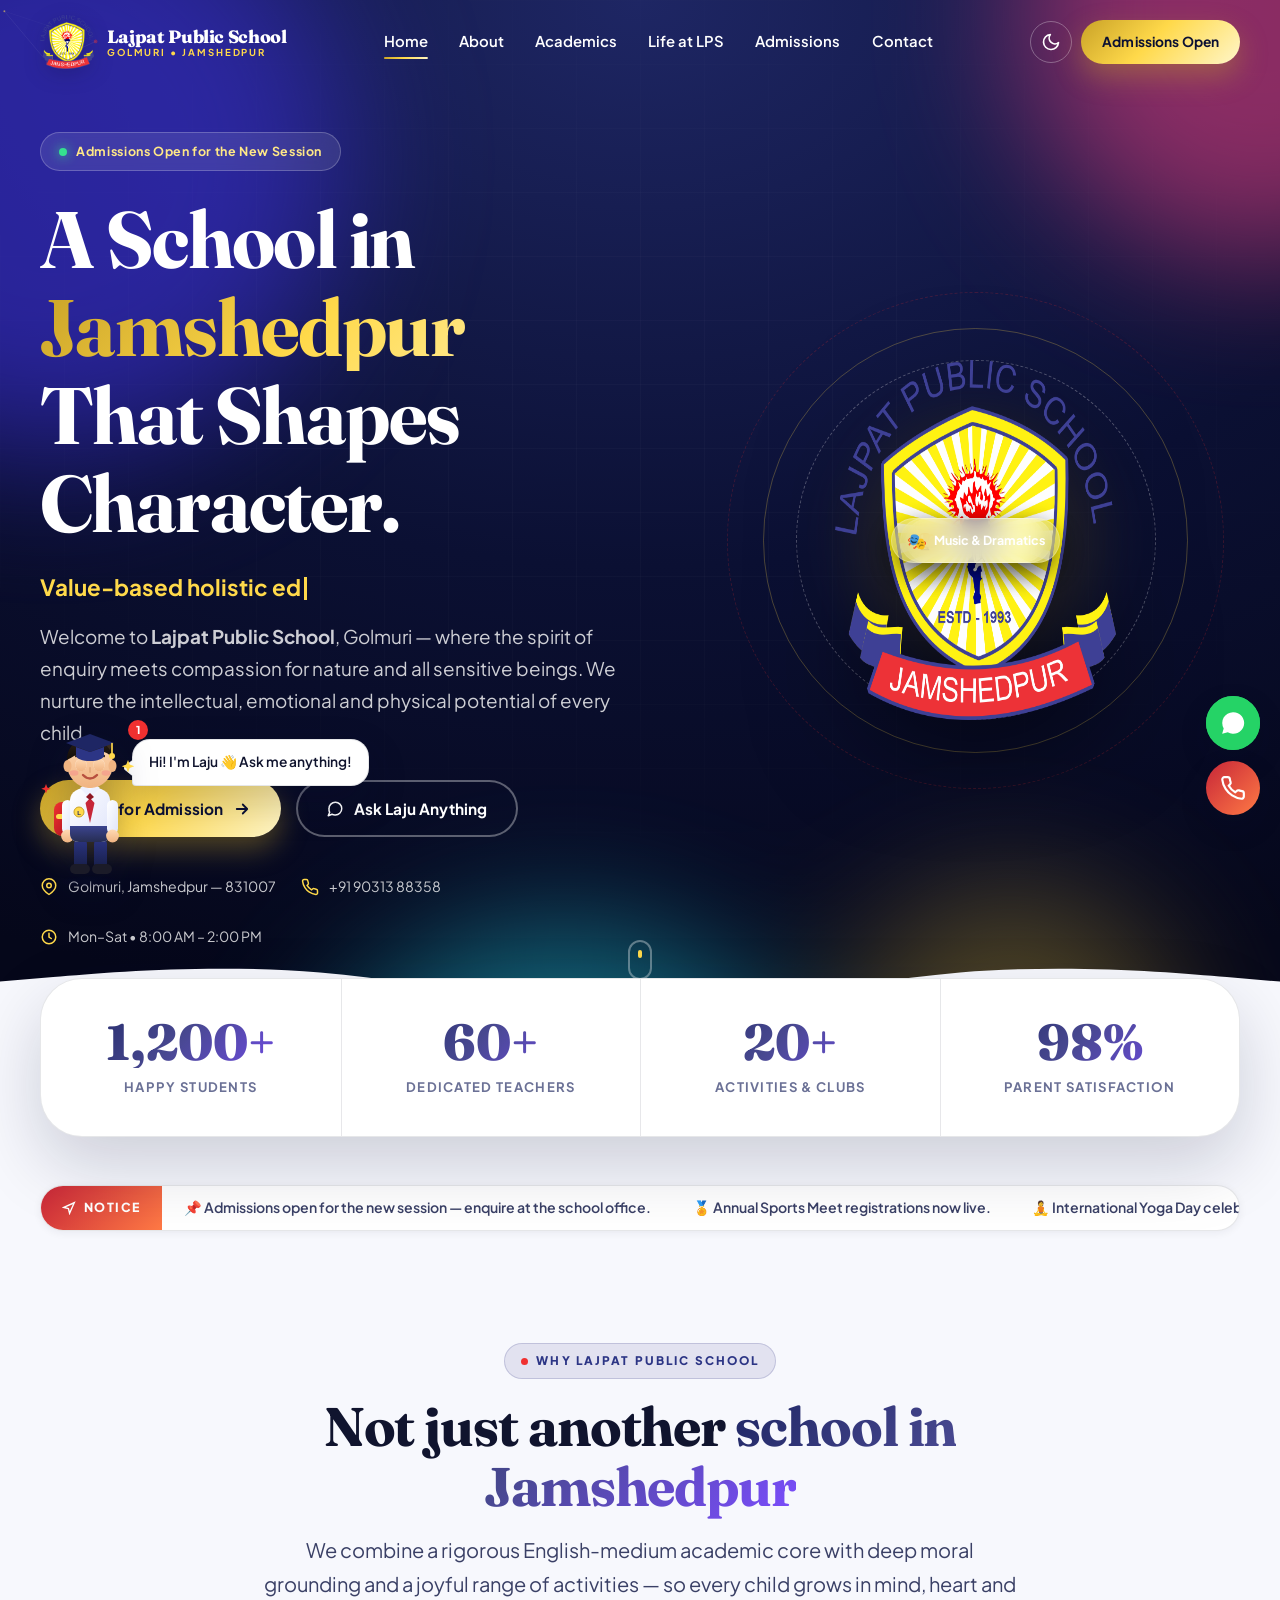
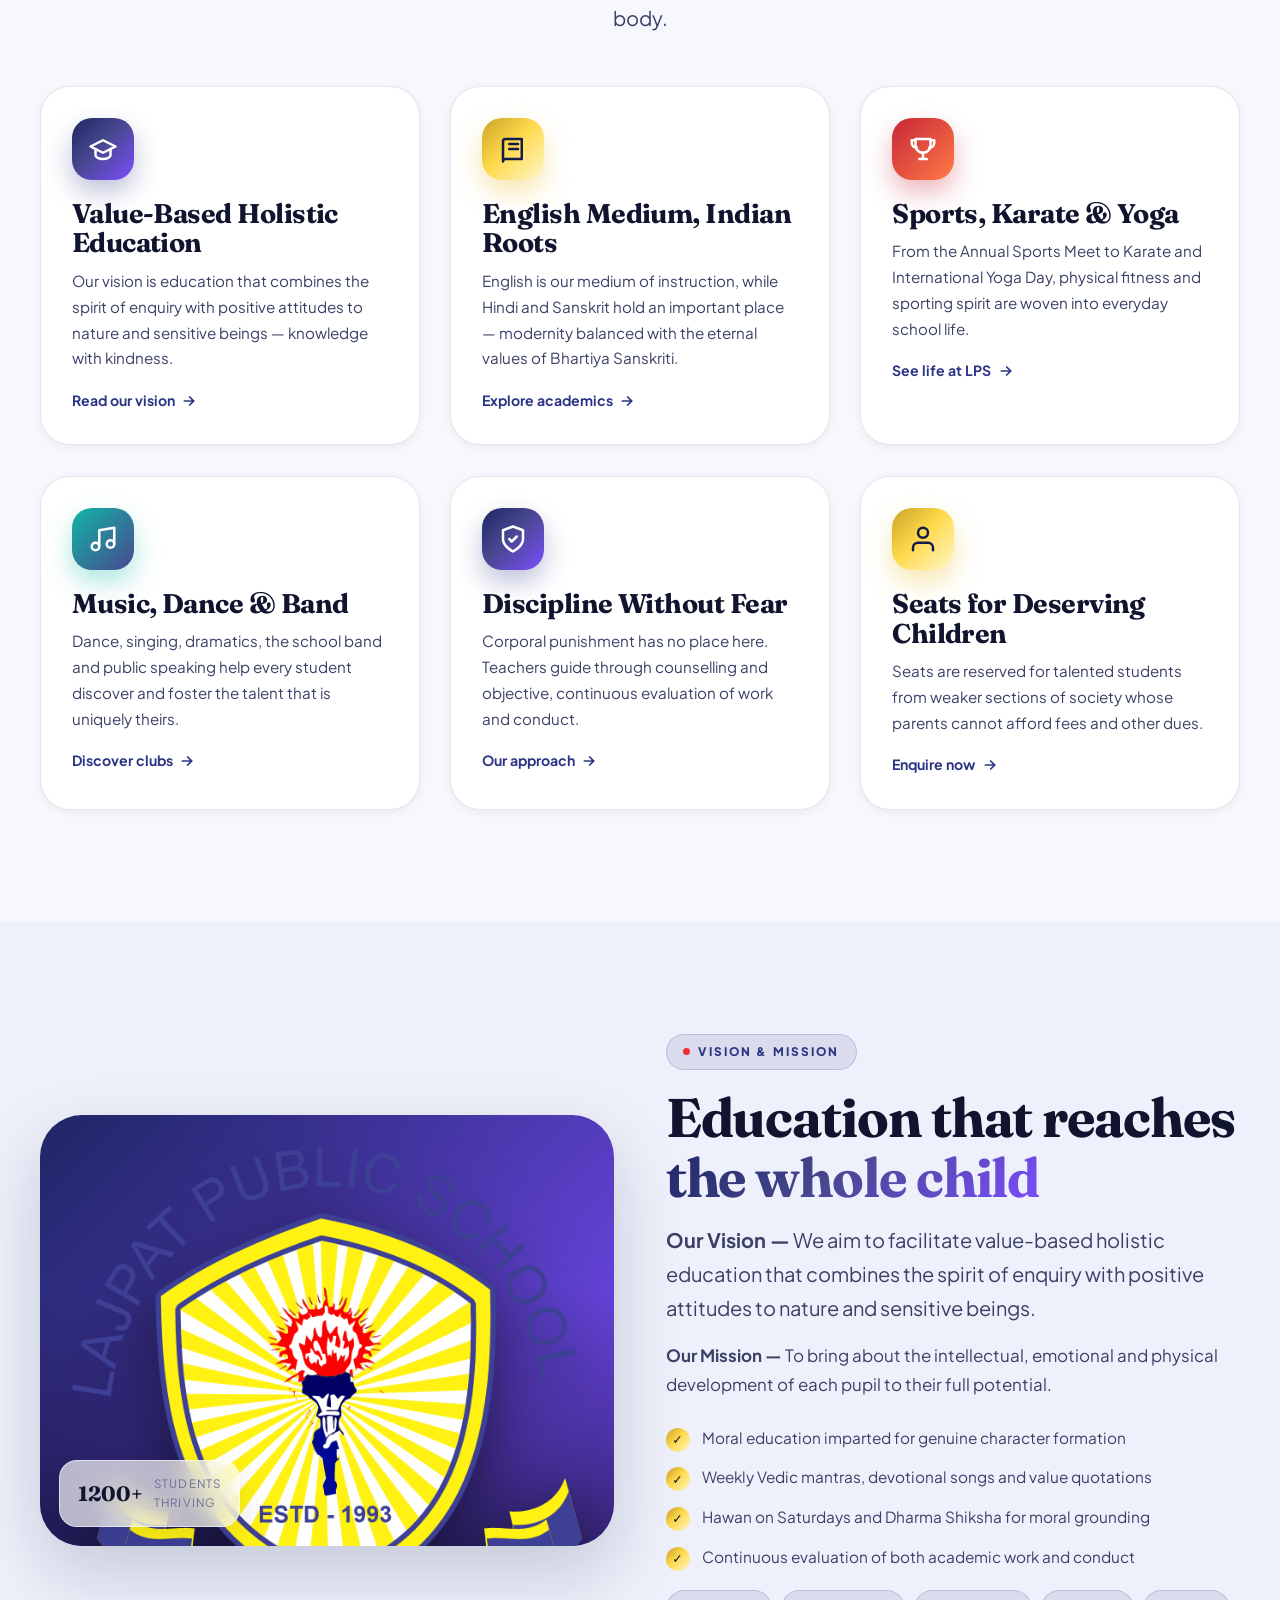
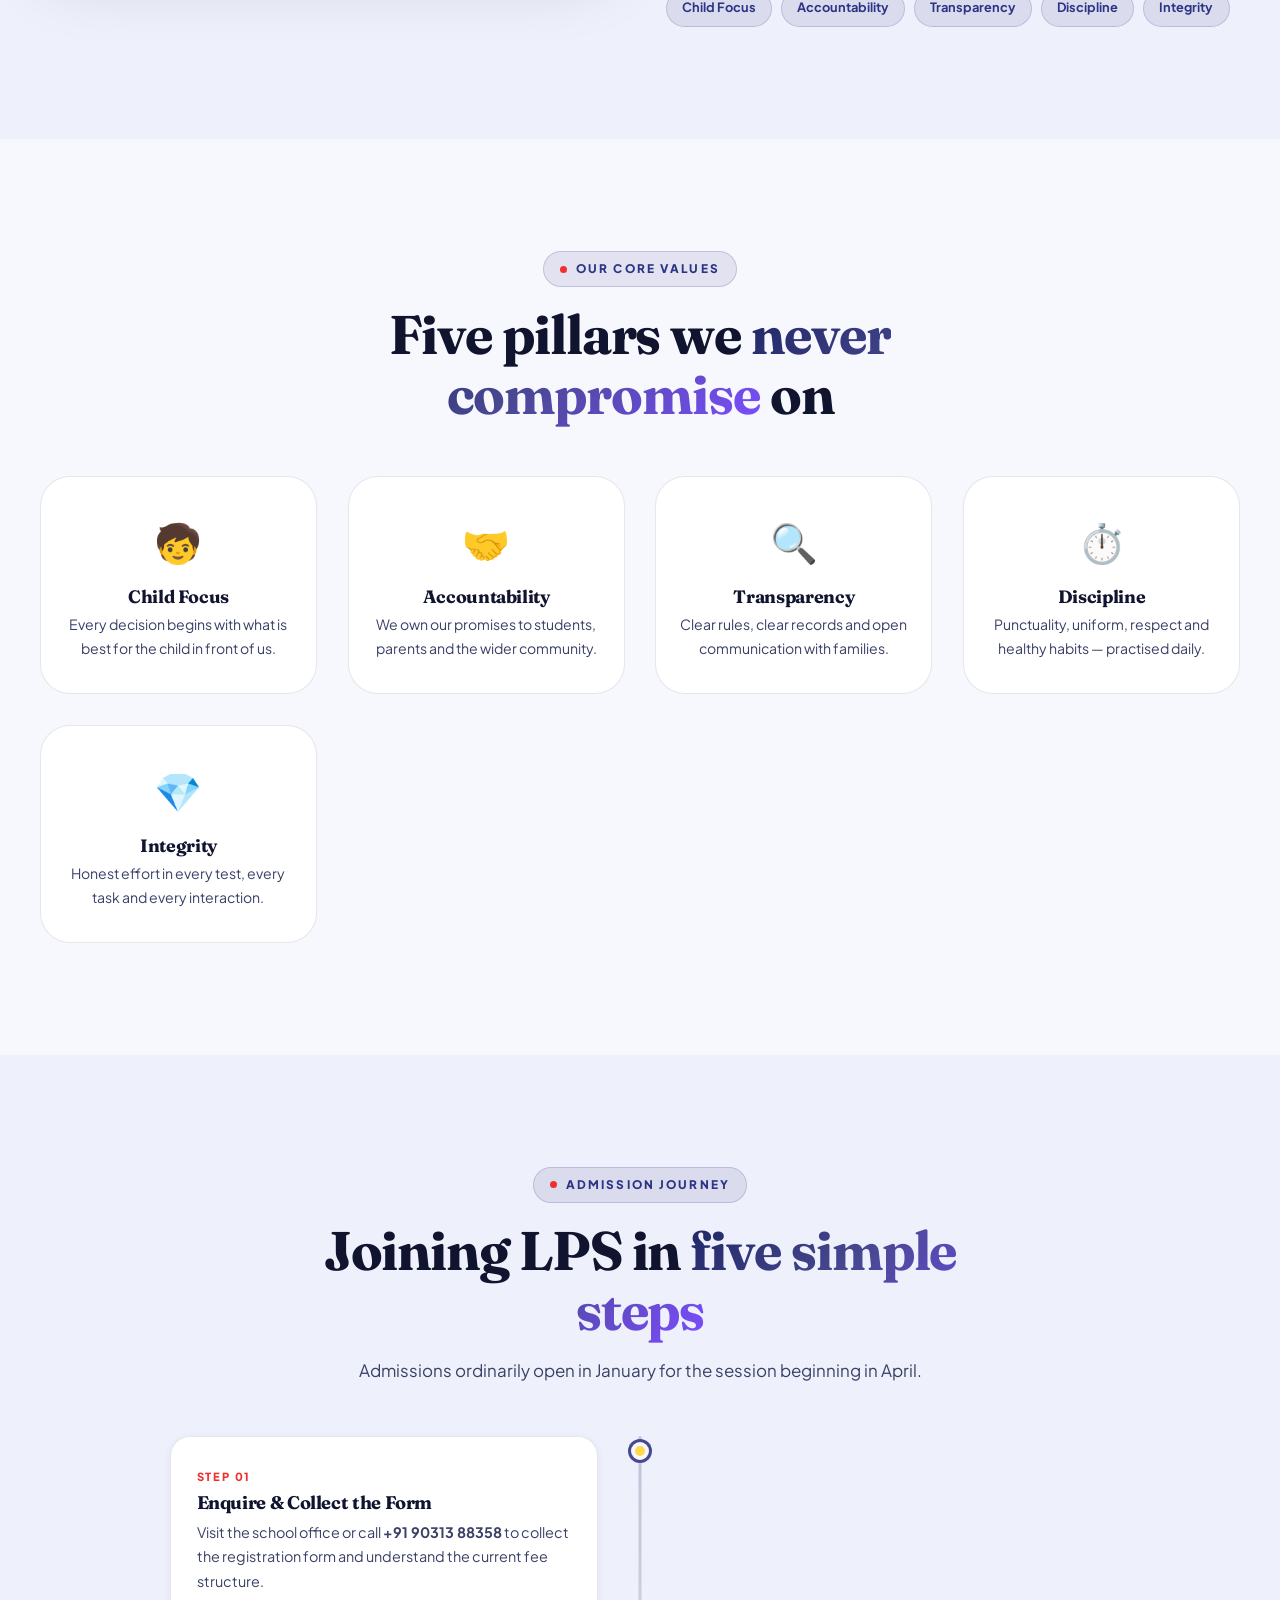
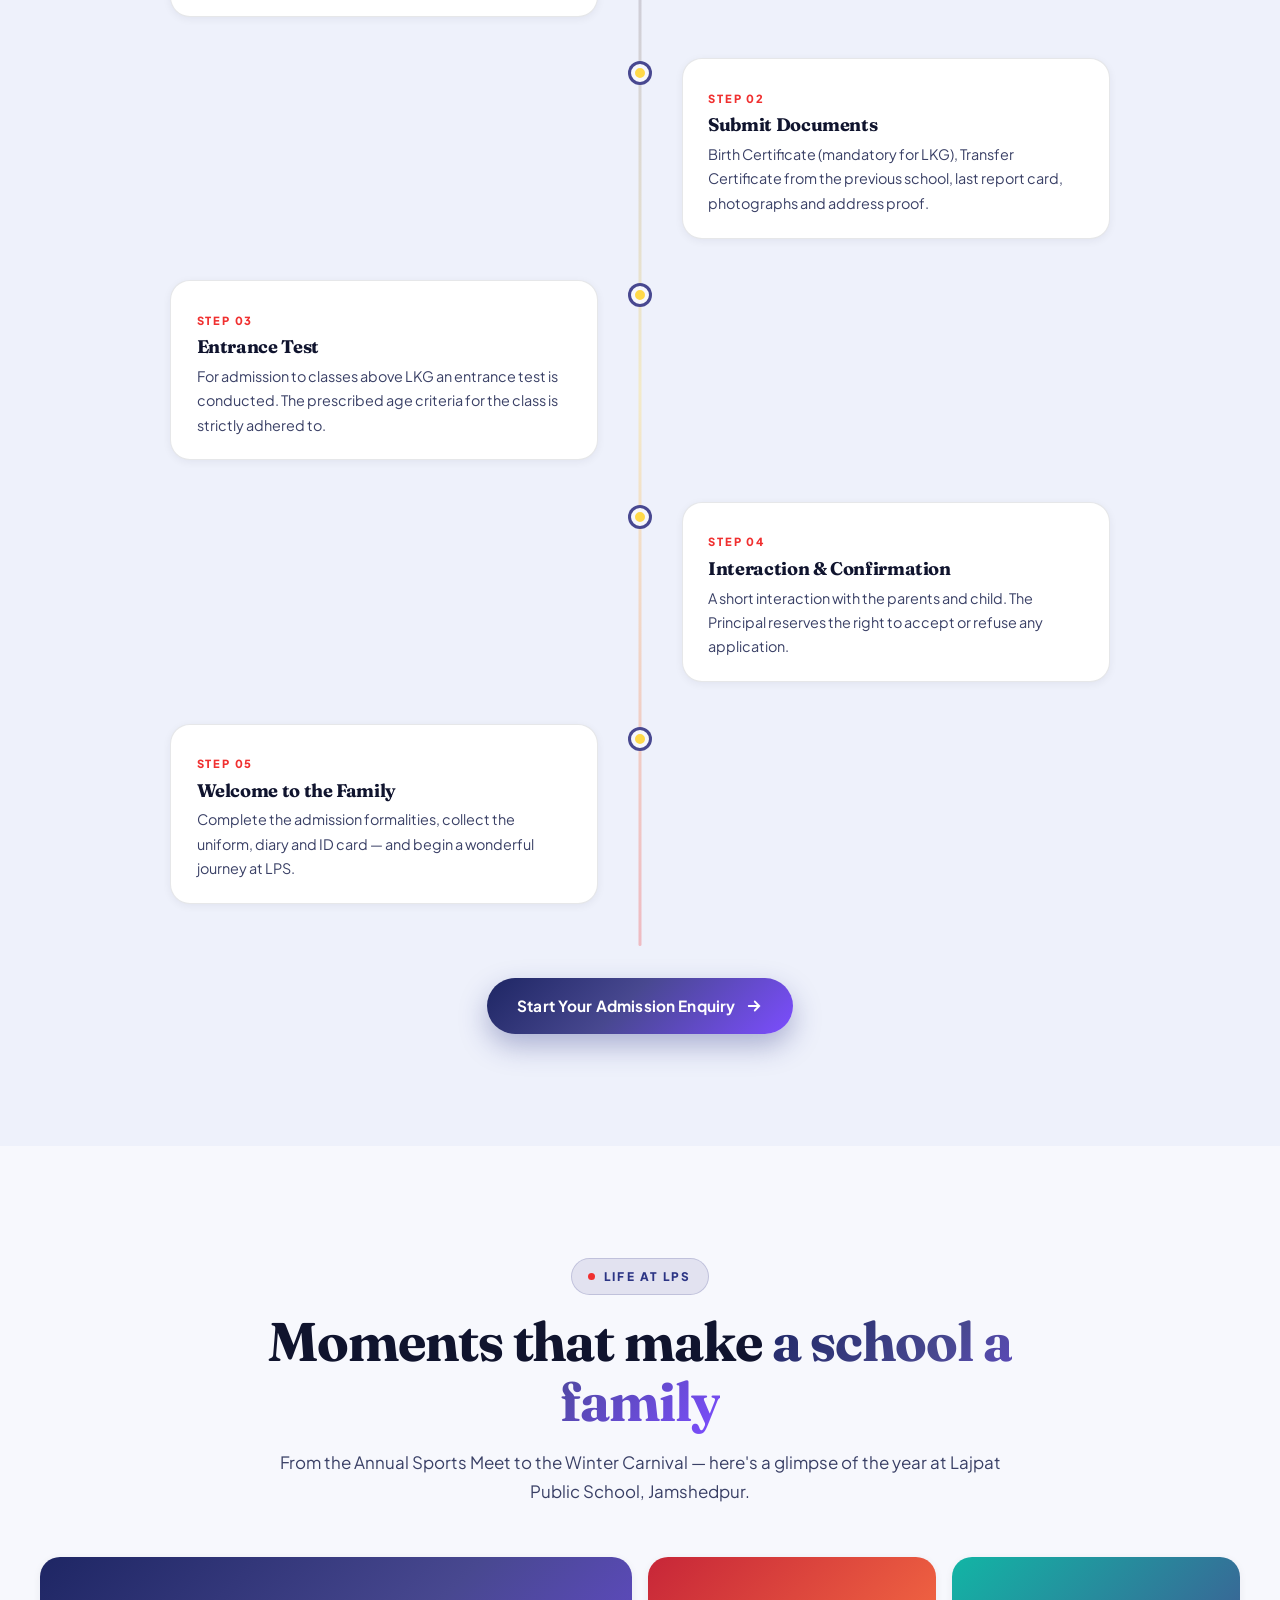
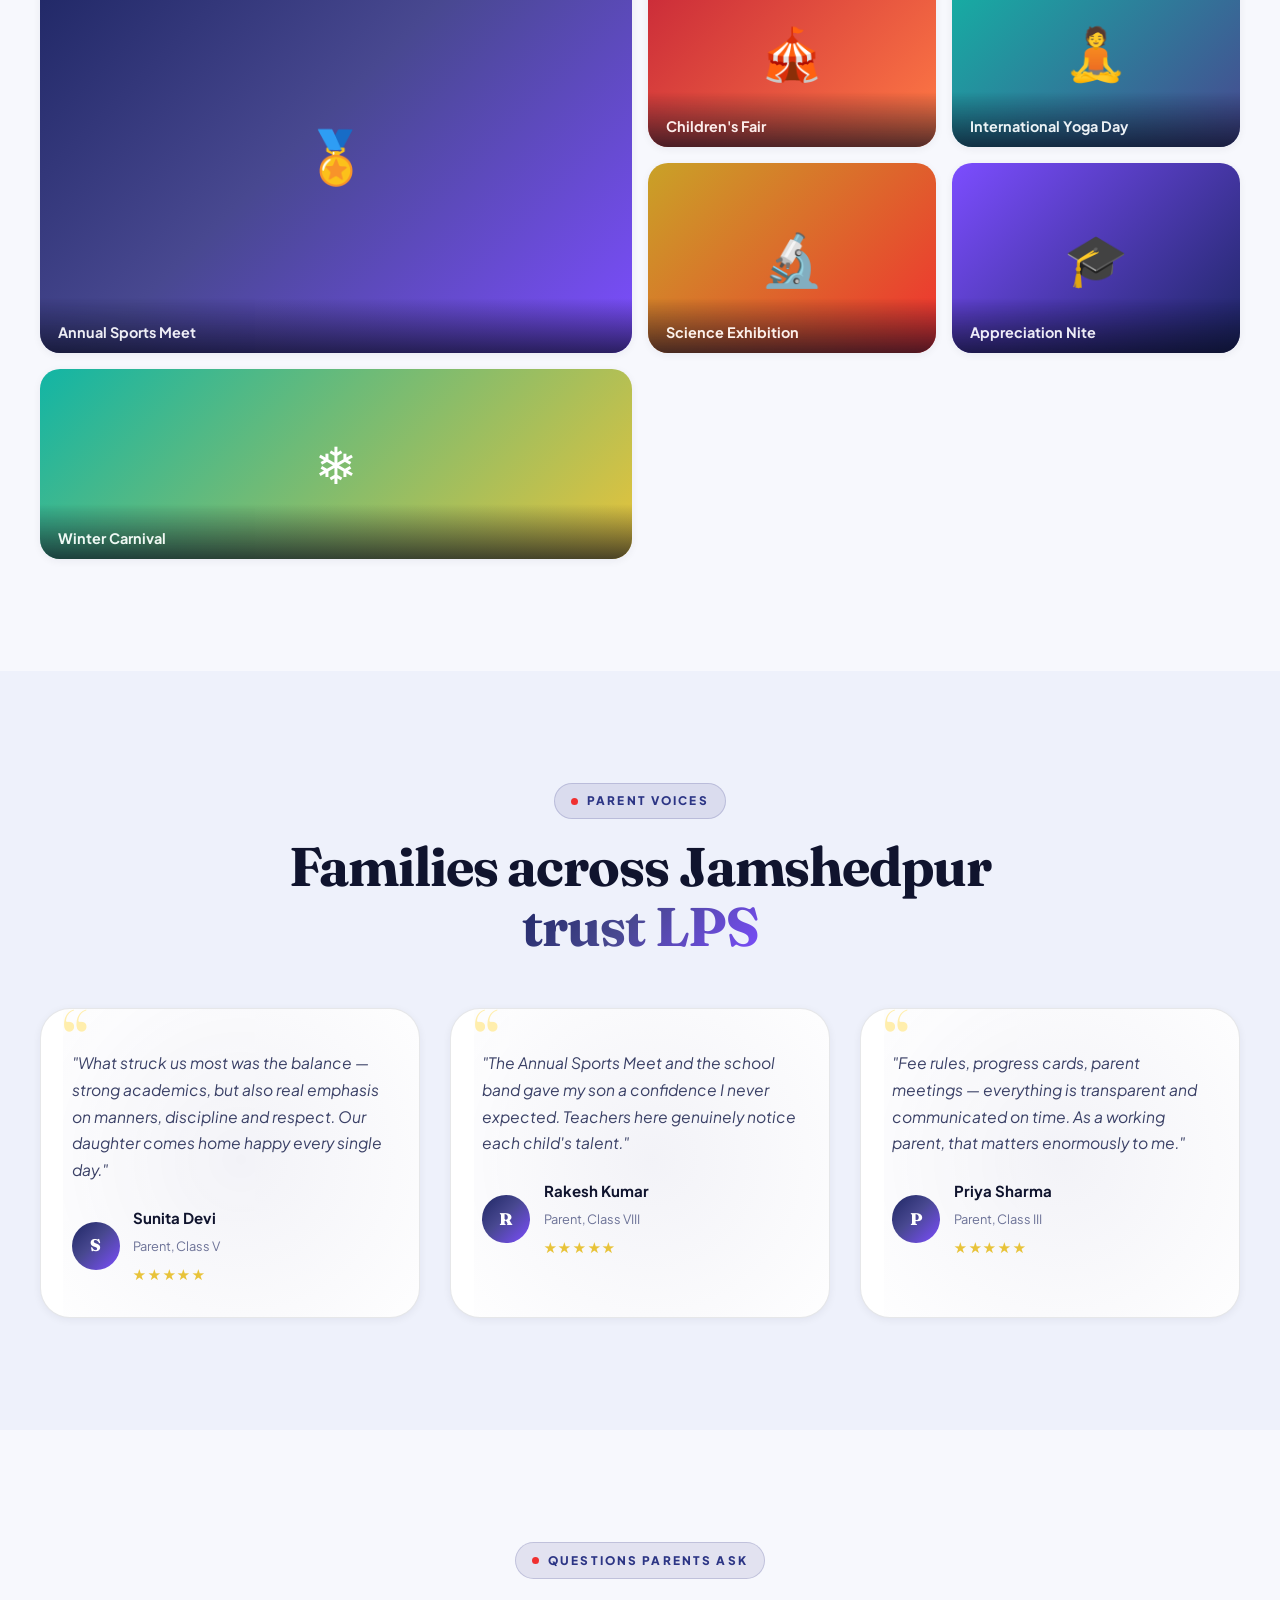
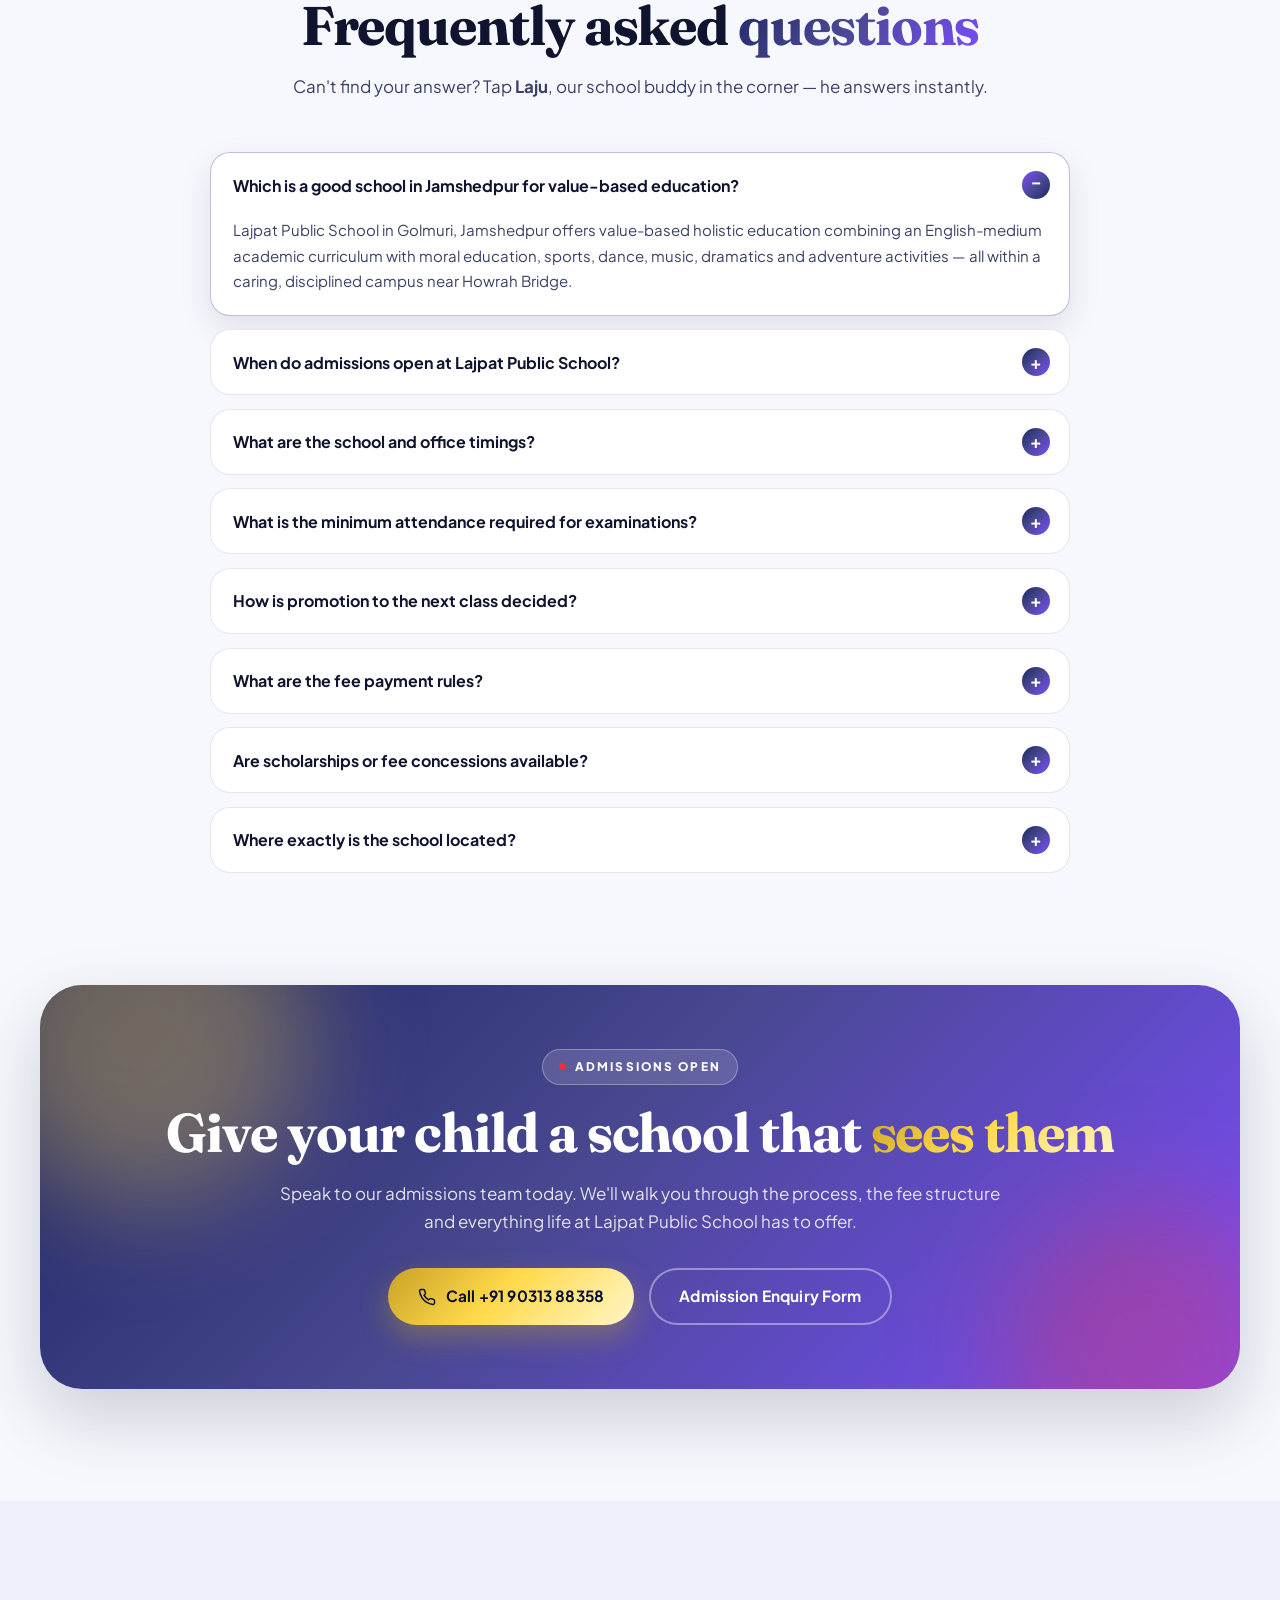
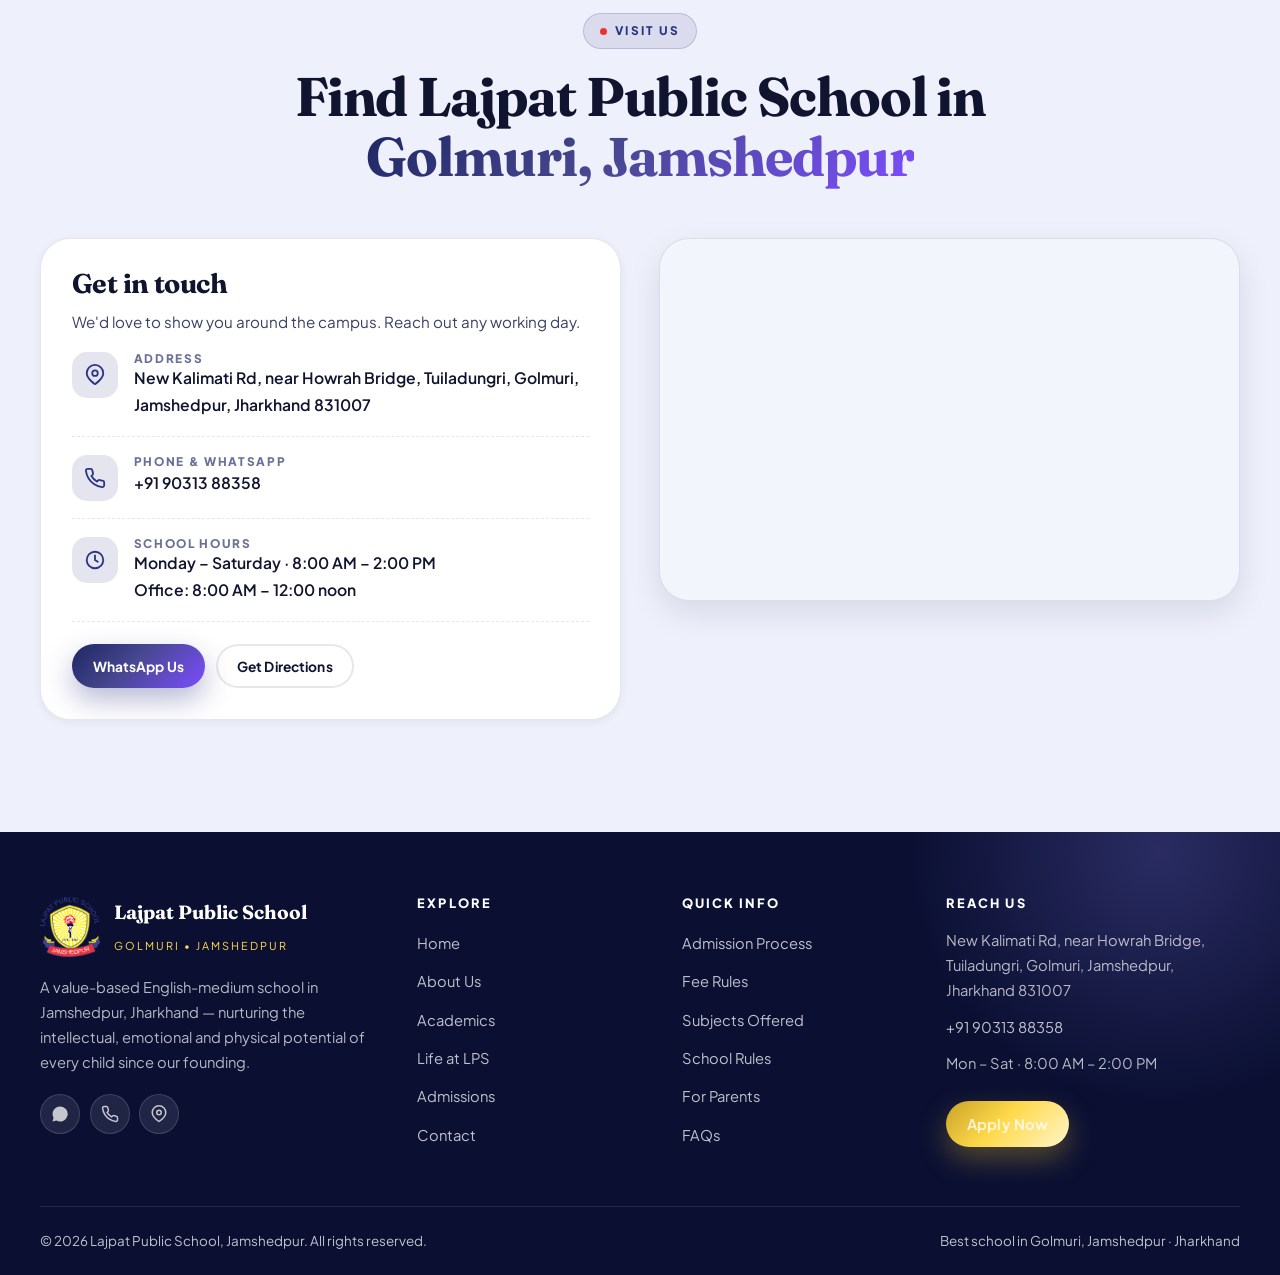
<file: index.html>
<!DOCTYPE html>
<html lang="en-IN">
<head>
<meta charset="UTF-8">
<meta name="viewport" content="width=device-width, initial-scale=1, viewport-fit=cover">
<meta name="theme-color" content="#0b1033">

<title>Lajpat Public School Jamshedpur | Best School in Golmuri</title>
<meta name="description" content="Lajpat Public School, Golmuri, Jamshedpur — a top English-medium school in Jharkhand offering value-based holistic education from LKG onwards. Admissions open. Call +91 90313 88358.">
<meta name="keywords" content="school in Jamshedpur, best school in Jamshedpur, Lajpat Public School, Lajpat Public School Jamshedpur, English medium school Golmuri, top schools Jamshedpur, school near Howrah Bridge Jamshedpur, Tuiladungri school, schools in Jharkhand, admission Jamshedpur school">
<meta name="author" content="Lajpat Public School">
<meta name="robots" content="index, follow, max-image-preview:large, max-snippet:-1, max-video-preview:-1">
<meta name="googlebot" content="index, follow">
<meta name="geo.region" content="IN-JH">
<meta name="geo.placename" content="Jamshedpur, Jharkhand">
<meta name="geo.position" content="22.792200;86.211300">
<meta name="ICBM" content="22.792200, 86.211300">
<meta name="language" content="English">
<meta name="rating" content="general">
<meta name="distribution" content="global">
<meta name="revisit-after" content="7 days">
<link rel="canonical" href="https://www.lajpatpublicschool.in/">

<meta property="og:type" content="website">
<meta property="og:site_name" content="Lajpat Public School">
<meta property="og:locale" content="en_IN">
<meta property="og:title" content="Lajpat Public School Jamshedpur | Best School in Golmuri, Jharkhand">
<meta property="og:description" content="Value-based holistic education in the heart of Jamshedpur. English medium, strong moral grounding, sports, music, dance & more. Admissions open — call +91 90313 88358.">
<meta property="og:url" content="https://www.lajpatpublicschool.in/">
<meta property="og:image" content="https://www.lajpatpublicschool.in/assets/img/logo.png">
<meta property="og:image:alt" content="Lajpat Public School Jamshedpur official crest">

<meta name="twitter:card" content="summary_large_image">
<meta name="twitter:title" content="Lajpat Public School Jamshedpur | Best School in Golmuri">
<meta name="twitter:description" content="Value-based holistic education in Jamshedpur, Jharkhand. Admissions open — call +91 90313 88358.">
<meta name="twitter:image" content="https://www.lajpatpublicschool.in/assets/img/logo.png">

<link rel="icon" type="image/png" href="assets/img/logo.png">
<link rel="apple-touch-icon" href="assets/img/logo.png">
<link rel="manifest" href="site.webmanifest">

<link rel="preconnect" href="https://fonts.googleapis.com">
<link rel="preconnect" href="https://fonts.gstatic.com" crossorigin>
<link href="https://fonts.googleapis.com/css2?family=Fraunces:opsz,wght@9..144,600;9..144,700;9..144,800&family=Plus+Jakarta+Sans:wght@400;500;600;700;800&display=swap" rel="stylesheet">
<link rel="preload" as="image" href="assets/img/logo.png">
<link rel="stylesheet" href="assets/css/style.css">
<link rel="stylesheet" href="assets/css/laju.css">

<script type="application/ld+json">
{
  "@context": "https://schema.org",
  "@graph": [
    {
      "@type": ["School", "EducationalOrganization", "LocalBusiness"],
      "@id": "https://www.lajpatpublicschool.in/#school",
      "name": "Lajpat Public School",
      "alternateName": ["LPS Jamshedpur", "Lajpat Public School Golmuri", "Lajpat Public School Jamshedpur"],
      "description": "Lajpat Public School is an English-medium school in Golmuri, Jamshedpur, Jharkhand offering value-based holistic education from LKG onwards, blending academics with moral education, sports and co-curricular activities.",
      "url": "https://www.lajpatpublicschool.in/",
      "logo": "https://www.lajpatpublicschool.in/assets/img/logo.png",
      "image": "https://www.lajpatpublicschool.in/assets/img/logo.png",
      "telephone": "+91-90313-88358",
      "priceRange": "₹₹",
      "slogan": "Educating Minds, Building Character",
      "areaServed": [
        { "@type": "City", "name": "Jamshedpur" },
        { "@type": "State", "name": "Jharkhand" }
      ],
      "address": {
        "@type": "PostalAddress",
        "streetAddress": "New Kalimati Rd, near Howrah Bridge, Tuiladungri, Golmuri",
        "addressLocality": "Jamshedpur",
        "addressRegion": "Jharkhand",
        "postalCode": "831007",
        "addressCountry": "IN"
      },
      "geo": { "@type": "GeoCoordinates", "latitude": 22.7922, "longitude": 86.2113 },
      "hasMap": "https://www.google.com/maps/search/?api=1&query=Lajpat+Public+School+Golmuri+Jamshedpur",
      "openingHoursSpecification": [{
        "@type": "OpeningHoursSpecification",
        "dayOfWeek": ["Monday","Tuesday","Wednesday","Thursday","Friday","Saturday"],
        "opens": "08:00", "closes": "14:00"
      }],
      "contactPoint": [{
        "@type": "ContactPoint",
        "telephone": "+91-90313-88358",
        "contactType": "admissions",
        "areaServed": "IN",
        "availableLanguage": ["en", "hi"]
      }],
      "foundingLocation": { "@type": "Place", "name": "Jamshedpur, Jharkhand, India" },
      "knowsLanguage": ["English", "Hindi", "Sanskrit"],
      "aggregateRating": {
        "@type": "AggregateRating", "ratingValue": "4.8", "reviewCount": "126", "bestRating": "5"
      }
    },
    {
      "@type": "WebSite",
      "@id": "https://www.lajpatpublicschool.in/#website",
      "url": "https://www.lajpatpublicschool.in/",
      "name": "Lajpat Public School Jamshedpur",
      "publisher": { "@id": "https://www.lajpatpublicschool.in/#school" },
      "inLanguage": "en-IN",
      "potentialAction": {
        "@type": "SearchAction",
        "target": "https://www.lajpatpublicschool.in/?s={search_term_string}",
        "query-input": "required name=search_term_string"
      }
    },
    {
      "@type": "WebPage",
      "@id": "https://www.lajpatpublicschool.in/#webpage",
      "url": "https://www.lajpatpublicschool.in/",
      "name": "Lajpat Public School Jamshedpur | Best School in Golmuri, Jharkhand",
      "isPartOf": { "@id": "https://www.lajpatpublicschool.in/#website" },
      "about": { "@id": "https://www.lajpatpublicschool.in/#school" },
      "inLanguage": "en-IN"
    },
    {
      "@type": "FAQPage",
      "@id": "https://www.lajpatpublicschool.in/#faq",
      "mainEntity": [
        {
          "@type": "Question",
          "name": "Which is a good school in Jamshedpur for value-based education?",
          "acceptedAnswer": { "@type": "Answer", "text": "Lajpat Public School in Golmuri, Jamshedpur offers value-based holistic education combining an English-medium academic curriculum with moral education, sports, dance, music, dramatics and adventure activities." }
        },
        {
          "@type": "Question",
          "name": "When do admissions open at Lajpat Public School Jamshedpur?",
          "acceptedAnswer": { "@type": "Answer", "text": "Admissions ordinarily open in January for the session beginning in April. For LKG a birth certificate is required, and for other classes an entrance test is conducted along with a Transfer Certificate from the previous school." }
        },
        {
          "@type": "Question",
          "name": "What are the school timings at Lajpat Public School?",
          "acceptedAnswer": { "@type": "Answer", "text": "The school runs Monday to Saturday, 8:00 AM to 2:00 PM. The office and fee counter operate from 8:00 AM to 12:00 noon on working days." }
        },
        {
          "@type": "Question",
          "name": "What is the minimum attendance required for examinations?",
          "acceptedAnswer": { "@type": "Answer", "text": "A minimum of 75% attendance is compulsory for a student to be allowed to sit for the final examination." }
        },
        {
          "@type": "Question",
          "name": "Where is Lajpat Public School located in Jamshedpur?",
          "acceptedAnswer": { "@type": "Answer", "text": "Lajpat Public School is at New Kalimati Road, near Howrah Bridge, Tuiladungri, Golmuri, Jamshedpur, Jharkhand 831007. Call +91 90313 88358 for directions." }
        },
        {
          "@type": "Question",
          "name": "What is the medium of instruction at Lajpat Public School?",
          "acceptedAnswer": { "@type": "Answer", "text": "English is the medium of instruction, while Hindi and Sanskrit also have an important role in the curriculum." }
        }
      ]
    }
  ]
}
</script>
</head>

<body>
<a class="skip-link" href="#main">Skip to main content</a>

<div class="preloader" aria-hidden="true">
  <div class="preloader__box">
    <img class="preloader__logo" src="assets/img/logo.png" alt="" width="96" height="96">
    <div class="preloader__bar"><i></i></div>
    <div class="preloader__txt">Lajpat Public School</div>
  </div>
</div>

<div class="progress" aria-hidden="true"></div>

<!-- ============ HEADER ============ -->
<header class="header">
  <div class="header__inner">
    <a class="brand" href="index.html" aria-label="Lajpat Public School home">
      <img class="brand__logo" src="assets/img/logo.png" alt="Lajpat Public School Jamshedpur logo" width="54" height="54">
      <span class="brand__text">
        <span class="brand__name">Lajpat Public School</span>
        <span class="brand__tag">Golmuri • Jamshedpur</span>
      </span>
    </a>

    <nav class="nav" aria-label="Primary">
      <a class="nav__link" href="index.html">Home</a>
      <a class="nav__link" href="about.html">About</a>
      <a class="nav__link" href="academics.html">Academics</a>
      <a class="nav__link" href="facilities.html">Life at LPS</a>
      <a class="nav__link" href="admissions.html">Admissions</a>
      <a class="nav__link" href="contact.html">Contact</a>
    </nav>

    <div class="header__actions">
      <button class="icon-btn theme-toggle" type="button" aria-label="Switch colour theme">
        <svg class="moon" viewBox="0 0 24 24" fill="none" stroke="currentColor" stroke-width="2" stroke-linecap="round" stroke-linejoin="round"><path d="M21 12.8A9 9 0 1 1 11.2 3a7 7 0 0 0 9.8 9.8z"/></svg>
        <svg class="sun" viewBox="0 0 24 24" fill="none" stroke="currentColor" stroke-width="2" stroke-linecap="round"><circle cx="12" cy="12" r="4.5"/><path d="M12 2v2M12 20v2M2 12h2M20 12h2M4.9 4.9l1.4 1.4M17.7 17.7l1.4 1.4M19.1 4.9l-1.4 1.4M6.3 17.7l-1.4 1.4"/></svg>
      </button>
      <a class="btn btn--gold btn--sm" href="admissions.html">Admissions Open</a>
      <button class="burger icon-btn" type="button" aria-label="Open menu" aria-expanded="false" aria-controls="drawer">
        <span></span><span></span><span></span>
      </button>
    </div>
  </div>
</header>

<div class="drawer" id="drawer">
  <nav class="drawer__nav" aria-label="Mobile">
    <a href="index.html">Home</a>
    <a href="about.html">About Us</a>
    <a href="academics.html">Academics</a>
    <a href="facilities.html">Life at LPS</a>
    <a href="admissions.html">Admissions</a>
    <a href="contact.html">Contact</a>
    <div class="drawer__cta">
      <a class="btn btn--gold" href="tel:+919031388358">Call Now</a>
      <a class="btn btn--ghost" style="color:#fff;box-shadow:inset 0 0 0 2px rgba(255,255,255,.4)" href="https://wa.me/919031388358" target="_blank" rel="noopener">WhatsApp</a>
    </div>
  </nav>
</div>

<main id="main">

<!-- ============ HERO ============ -->
<section class="hero" aria-label="Welcome to Lajpat Public School">
  <div class="hero__aurora" aria-hidden="true"><span></span><span></span><span></span><span></span></div>
  <div class="hero__grid-bg" aria-hidden="true"></div>
  <canvas id="heroParticles" aria-hidden="true"></canvas>

  <div class="wrap hero__inner">
    <div class="hero__copy">
      <span class="hero__badge"><span class="dot"></span> Admissions Open for the New Session</span>
      <h1>
        <span class="line"><span>A School in</span></span>
        <span class="line"><span class="text-gold">Jamshedpur</span></span>
        <span class="line"><span>That Shapes Character.</span></span>
      </h1>
      <p class="hero__typed" data-typed='["Value-based holistic education","English medium excellence","Sports, music, dance &amp; dramatics","Rooted in Bhartiya Sanskriti"]'><span class="typed-out"></span><span class="caret"></span></p>
      <p class="hero__sub">
        Welcome to <strong>Lajpat Public School</strong>, Golmuri — where the spirit of enquiry meets
        compassion for nature and all sensitive beings. We nurture the intellectual, emotional and
        physical potential of every child.
      </p>

      <div class="hero__cta">
        <a class="btn btn--gold" href="admissions.html">
          Apply for Admission
          <svg viewBox="0 0 24 24" fill="none" stroke="currentColor" stroke-width="2.4" stroke-linecap="round" stroke-linejoin="round"><path d="M5 12h14M13 6l6 6-6 6"/></svg>
        </a>
        <button class="btn btn--ghost" style="color:#fff;box-shadow:inset 0 0 0 2px rgba(255,255,255,.34)" type="button" data-laju-open="true">
          <svg viewBox="0 0 24 24" fill="none" stroke="currentColor" stroke-width="2" stroke-linecap="round" stroke-linejoin="round"><path d="M21 11.5a8.4 8.4 0 0 1-9 8.4 8.9 8.9 0 0 1-4-.9L3 21l1.9-4.6A8.4 8.4 0 0 1 4 11.5 8.4 8.4 0 0 1 12.5 3 8.4 8.4 0 0 1 21 11.5z"/></svg>
          Ask Laju Anything
        </button>
      </div>

      <div class="hero__meta">
        <div>
          <svg viewBox="0 0 24 24" fill="none" stroke="currentColor" stroke-width="2" stroke-linecap="round" stroke-linejoin="round"><path d="M21 10c0 6-9 12-9 12s-9-6-9-12a9 9 0 0 1 18 0z"/><circle cx="12" cy="10" r="3"/></svg>
          Golmuri, Jamshedpur — 831007
        </div>
        <div>
          <svg viewBox="0 0 24 24" fill="none" stroke="currentColor" stroke-width="2" stroke-linecap="round"><path d="M22 16.9v3a2 2 0 0 1-2.2 2 19.8 19.8 0 0 1-8.6-3.1 19.5 19.5 0 0 1-6-6A19.8 19.8 0 0 1 2.1 4.2 2 2 0 0 1 4.1 2h3a2 2 0 0 1 2 1.7c.1 1 .4 1.9.7 2.8a2 2 0 0 1-.5 2.1L8.1 9.9a16 16 0 0 0 6 6l1.3-1.2a2 2 0 0 1 2.1-.5c.9.3 1.8.6 2.8.7a2 2 0 0 1 1.7 2z"/></svg>
          <a href="tel:+919031388358">+91 90313 88358</a>
        </div>
        <div>
          <svg viewBox="0 0 24 24" fill="none" stroke="currentColor" stroke-width="2" stroke-linecap="round"><circle cx="12" cy="12" r="9"/><path d="M12 7v5l3 2"/></svg>
          Mon–Sat • 8:00 AM – 2:00 PM
        </div>
      </div>
    </div>

    <div class="hero__visual">
      <div class="crest">
        <span class="crest__halo" aria-hidden="true"></span>
        <span class="crest__ring" aria-hidden="true"></span>
        <span class="crest__ring" aria-hidden="true"></span>
        <span class="crest__ring" aria-hidden="true"></span>
        <img src="assets/img/logo.png" alt="Official crest of Lajpat Public School, Jamshedpur" width="360" height="360" fetchpriority="high">
        <span class="orbit-chip"><span class="ico">🎓</span> LKG to Senior</span>
        <span class="orbit-chip"><span class="ico">🏆</span> Sports &amp; Karate</span>
        <span class="orbit-chip"><span class="ico">🎭</span> Music &amp; Dramatics</span>
      </div>
    </div>
  </div>

  <div class="scroll-hint" aria-hidden="true"><i></i>Scroll</div>
  <div class="hero__wave" aria-hidden="true">
    <svg viewBox="0 0 1440 120" preserveAspectRatio="none"><path d="M0,64L60,58.7C120,53,240,43,360,53.3C480,64,600,96,720,96C840,96,960,64,1080,53.3C1200,43,1320,53,1380,58.7L1440,64L1440,120L0,120Z"></path></svg>
  </div>
</section>

<!-- ============ STATS ============ -->
<section class="stats wrap" aria-label="School at a glance">
  <div class="stats__grid reveal" data-dir="zoom">
    <div class="stat"><div class="stat__num" data-count="1200" data-suffix="+">0</div><div class="stat__label">Happy Students</div></div>
    <div class="stat"><div class="stat__num" data-count="60" data-suffix="+">0</div><div class="stat__label">Dedicated Teachers</div></div>
    <div class="stat"><div class="stat__num" data-count="20" data-suffix="+">0</div><div class="stat__label">Activities &amp; Clubs</div></div>
    <div class="stat"><div class="stat__num" data-count="98" data-suffix="%">0</div><div class="stat__label">Parent Satisfaction</div></div>
  </div>
</section>

<!-- ============ NOTICE ============ -->
<section class="section" style="padding-top:3rem;padding-bottom:0" aria-label="Latest notices">
  <div class="wrap">
    <div class="notice-bar reveal">
      <span class="notice-bar__tag">
        <svg width="14" height="14" viewBox="0 0 24 24" fill="none" stroke="currentColor" stroke-width="2.4" stroke-linecap="round"><path d="M3 11l18-8-8 18-2-8z"/></svg>
        Notice
      </span>
      <div class="notice-bar__scroll"><div>
        <span>📌 Admissions open for the new session — enquire at the school office.</span>
        <span>🏅 Annual Sports Meet registrations now live.</span>
        <span>🧘 International Yoga Day celebrated with great enthusiasm.</span>
        <span>🎨 Children's Fair &amp; Winter Carnival — a season of joy at LPS.</span>
        <span>📚 Progress Cards must be signed and returned by parents.</span>
      </div></div>
    </div>
  </div>
</section>

<!-- ============ WHY US ============ -->
<section class="section" id="why" aria-labelledby="why-h">
  <div class="wrap">
    <div class="sec-head center reveal">
      <span class="eyebrow">Why Lajpat Public School</span>
      <h2 id="why-h">Not just another <span class="text-grad">school in Jamshedpur</span></h2>
      <p class="lead">We combine a rigorous English-medium academic core with deep moral grounding and a joyful range of activities — so every child grows in mind, heart and body.</p>
    </div>

    <div class="grid g-3" data-stagger>
      <article class="card feature reveal" data-tilt="6">
        <div class="icon-orb">
          <svg viewBox="0 0 24 24" fill="none" stroke="currentColor" stroke-width="2" stroke-linecap="round" stroke-linejoin="round"><path d="M22 10L12 5 2 10l10 5 10-5z"/><path d="M6 12v5c0 1.7 2.7 3 6 3s6-1.3 6-3v-5"/></svg>
        </div>
        <h3>Value-Based Holistic Education</h3>
        <p>Our vision is education that combines the spirit of enquiry with positive attitudes to nature and sensitive beings — knowledge with kindness.</p>
        <a class="feature__link" href="about.html">Read our vision <svg viewBox="0 0 24 24" fill="none" stroke="currentColor" stroke-width="2.6" stroke-linecap="round"><path d="M5 12h14M13 6l6 6-6 6"/></svg></a>
      </article>

      <article class="card feature reveal" data-tilt="6">
        <div class="icon-orb gold">
          <svg viewBox="0 0 24 24" fill="none" stroke="currentColor" stroke-width="2" stroke-linecap="round" stroke-linejoin="round"><path d="M4 19.5V6a2 2 0 0 1 2-2h13v16H6a2 2 0 0 0-2 2z"/><path d="M9 8h7M9 12h7"/></svg>
        </div>
        <h3>English Medium, Indian Roots</h3>
        <p>English is our medium of instruction, while Hindi and Sanskrit hold an important place — modernity balanced with the eternal values of Bhartiya Sanskriti.</p>
        <a class="feature__link" href="academics.html">Explore academics <svg viewBox="0 0 24 24" fill="none" stroke="currentColor" stroke-width="2.6" stroke-linecap="round"><path d="M5 12h14M13 6l6 6-6 6"/></svg></a>
      </article>

      <article class="card feature reveal" data-tilt="6">
        <div class="icon-orb hot">
          <svg viewBox="0 0 24 24" fill="none" stroke="currentColor" stroke-width="2" stroke-linecap="round" stroke-linejoin="round"><path d="M6 9V4h12v5a6 6 0 0 1-12 0z"/><path d="M18 5h3v2a4 4 0 0 1-4 4M6 5H3v2a4 4 0 0 0 4 4M9 20h6M12 15v5"/></svg>
        </div>
        <h3>Sports, Karate &amp; Yoga</h3>
        <p>From the Annual Sports Meet to Karate and International Yoga Day, physical fitness and sporting spirit are woven into everyday school life.</p>
        <a class="feature__link" href="facilities.html">See life at LPS <svg viewBox="0 0 24 24" fill="none" stroke="currentColor" stroke-width="2.6" stroke-linecap="round"><path d="M5 12h14M13 6l6 6-6 6"/></svg></a>
      </article>

      <article class="card feature reveal" data-tilt="6">
        <div class="icon-orb cool">
          <svg viewBox="0 0 24 24" fill="none" stroke="currentColor" stroke-width="2" stroke-linecap="round" stroke-linejoin="round"><path d="M9 18V5l12-2v13"/><circle cx="6" cy="18" r="3"/><circle cx="18" cy="16" r="3"/></svg>
        </div>
        <h3>Music, Dance &amp; Band</h3>
        <p>Dance, singing, dramatics, the school band and public speaking help every student discover and foster the talent that is uniquely theirs.</p>
        <a class="feature__link" href="facilities.html">Discover clubs <svg viewBox="0 0 24 24" fill="none" stroke="currentColor" stroke-width="2.6" stroke-linecap="round"><path d="M5 12h14M13 6l6 6-6 6"/></svg></a>
      </article>

      <article class="card feature reveal" data-tilt="6">
        <div class="icon-orb">
          <svg viewBox="0 0 24 24" fill="none" stroke="currentColor" stroke-width="2" stroke-linecap="round" stroke-linejoin="round"><path d="M12 22s8-4 8-10V5l-8-3-8 3v7c0 6 8 10 8 10z"/><path d="M9 12l2 2 4-4"/></svg>
        </div>
        <h3>Discipline Without Fear</h3>
        <p>Corporal punishment has no place here. Teachers guide through counselling and objective, continuous evaluation of work and conduct.</p>
        <a class="feature__link" href="about.html">Our approach <svg viewBox="0 0 24 24" fill="none" stroke="currentColor" stroke-width="2.6" stroke-linecap="round"><path d="M5 12h14M13 6l6 6-6 6"/></svg></a>
      </article>

      <article class="card feature reveal" data-tilt="6">
        <div class="icon-orb gold">
          <svg viewBox="0 0 24 24" fill="none" stroke="currentColor" stroke-width="2" stroke-linecap="round" stroke-linejoin="round"><path d="M20 21v-2a4 4 0 0 0-4-4H8a4 4 0 0 0-4 4v2"/><circle cx="12" cy="7" r="4"/></svg>
        </div>
        <h3>Seats for Deserving Children</h3>
        <p>Seats are reserved for talented students from weaker sections of society whose parents cannot afford fees and other dues.</p>
        <a class="feature__link" href="admissions.html">Enquire now <svg viewBox="0 0 24 24" fill="none" stroke="currentColor" stroke-width="2.6" stroke-linecap="round"><path d="M5 12h14M13 6l6 6-6 6"/></svg></a>
      </article>
    </div>
  </div>
</section>

<!-- ============ VISION / MISSION ============ -->
<section class="section section--alt" id="vision" aria-labelledby="vision-h">
  <div class="wrap split">
    <div class="split__media reveal" data-dir="left">
      <div class="frame" style="background:linear-gradient(135deg,#1e2664,#7c4dff);display:grid;place-items:center">
        <div style="text-align:center;color:#fff;padding:2rem;position:relative;z-index:2">
          <img src="assets/img/logo.png" alt="Lajpat Public School crest" width="180" height="180" style="margin:0 auto 1.2rem;filter:drop-shadow(0 18px 30px rgba(0,0,0,.5))" loading="lazy">
          <p style="color:#fff;font-family:var(--f-display);font-size:1.4rem;line-height:1.3">Educating Minds,<br>Building Character</p>
        </div>
        <div class="frame__badge">
          <strong>1200+</strong>
          <span>Students<br>Thriving</span>
        </div>
      </div>
    </div>

    <div class="split__body reveal" data-dir="right">
      <span class="eyebrow">Vision &amp; Mission</span>
      <h2>Education that reaches <span class="text-grad">the whole child</span></h2>
      <p class="lead" style="margin-top:1rem">
        <strong>Our Vision —</strong> We aim to facilitate value-based holistic education that combines
        the spirit of enquiry with positive attitudes to nature and sensitive beings.
      </p>
      <p style="margin-top:1rem">
        <strong>Our Mission —</strong> To bring about the intellectual, emotional and physical
        development of each pupil to their full potential.
      </p>
      <ul class="check-list">
        <li>Moral education imparted for genuine character formation</li>
        <li>Weekly Vedic mantras, devotional songs and value quotations</li>
        <li>Hawan on Saturdays and Dharma Shiksha for moral grounding</li>
        <li>Continuous evaluation of both academic work and conduct</li>
      </ul>
      <div class="chips">
        <span class="chip">Child Focus</span>
        <span class="chip">Accountability</span>
        <span class="chip">Transparency</span>
        <span class="chip">Discipline</span>
        <span class="chip">Integrity</span>
      </div>
    </div>
  </div>
</section>

<!-- ============ VALUES ============ -->
<section class="section" id="values" aria-labelledby="values-h">
  <div class="wrap">
    <div class="sec-head center reveal">
      <span class="eyebrow">Our Core Values</span>
      <h2 id="values-h">Five pillars we <span class="text-grad">never compromise</span> on</h2>
    </div>
    <div class="grid g-4" data-stagger>
      <div class="value-card reveal"><span class="emoji">🧒</span><h3>Child Focus</h3><p>Every decision begins with what is best for the child in front of us.</p></div>
      <div class="value-card reveal"><span class="emoji">🤝</span><h3>Accountability</h3><p>We own our promises to students, parents and the wider community.</p></div>
      <div class="value-card reveal"><span class="emoji">🔍</span><h3>Transparency</h3><p>Clear rules, clear records and open communication with families.</p></div>
      <div class="value-card reveal"><span class="emoji">⏱️</span><h3>Discipline</h3><p>Punctuality, uniform, respect and healthy habits — practised daily.</p></div>
      <div class="value-card reveal"><span class="emoji">💎</span><h3>Integrity</h3><p>Honest effort in every test, every task and every interaction.</p></div>
    </div>
  </div>
</section>

<!-- ============ ADMISSION STEPS ============ -->
<section class="section section--alt" id="process" aria-labelledby="process-h">
  <div class="wrap">
    <div class="sec-head center reveal">
      <span class="eyebrow">Admission Journey</span>
      <h2 id="process-h">Joining LPS in <span class="text-grad">five simple steps</span></h2>
      <p>Admissions ordinarily open in January for the session beginning in April.</p>
    </div>

    <ol class="timeline">
      <li class="tl-item reveal"><div class="tl-card">
        <span class="tl-step">Step 01</span>
        <h3>Enquire &amp; Collect the Form</h3>
        <p>Visit the school office or call <a href="tel:+919031388358"><strong>+91 90313 88358</strong></a> to collect the registration form and understand the current fee structure.</p>
      </div></li>
      <li class="tl-item reveal"><div class="tl-card">
        <span class="tl-step">Step 02</span>
        <h3>Submit Documents</h3>
        <p>Birth Certificate (mandatory for LKG), Transfer Certificate from the previous school, last report card, photographs and address proof.</p>
      </div></li>
      <li class="tl-item reveal"><div class="tl-card">
        <span class="tl-step">Step 03</span>
        <h3>Entrance Test</h3>
        <p>For admission to classes above LKG an entrance test is conducted. The prescribed age criteria for the class is strictly adhered to.</p>
      </div></li>
      <li class="tl-item reveal"><div class="tl-card">
        <span class="tl-step">Step 04</span>
        <h3>Interaction &amp; Confirmation</h3>
        <p>A short interaction with the parents and child. The Principal reserves the right to accept or refuse any application.</p>
      </div></li>
      <li class="tl-item reveal"><div class="tl-card">
        <span class="tl-step">Step 05</span>
        <h3>Welcome to the Family</h3>
        <p>Complete the admission formalities, collect the uniform, diary and ID card — and begin a wonderful journey at LPS.</p>
      </div></li>
    </ol>

    <div class="center mt-2 reveal">
      <a class="btn btn--primary" href="admissions.html">Start Your Admission Enquiry
        <svg viewBox="0 0 24 24" fill="none" stroke="currentColor" stroke-width="2.4" stroke-linecap="round"><path d="M5 12h14M13 6l6 6-6 6"/></svg>
      </a>
    </div>
  </div>
</section>

<!-- ============ GALLERY ============ -->
<section class="section" id="gallery" aria-labelledby="gal-h">
  <div class="wrap">
    <div class="sec-head center reveal">
      <span class="eyebrow">Life at LPS</span>
      <h2 id="gal-h">Moments that make <span class="text-grad">a school a family</span></h2>
      <p>From the Annual Sports Meet to the Winter Carnival — here's a glimpse of the year at Lajpat Public School, Jamshedpur.</p>
    </div>

    <div class="gallery reveal" data-dir="zoom">
      <figure class="gal-item"><div class="gal-item__inner"><span class="big">🏅</span></div><figcaption>Annual Sports Meet</figcaption></figure>
      <figure class="gal-item"><div class="gal-item__inner"><span class="big">🎪</span></div><figcaption>Children's Fair</figcaption></figure>
      <figure class="gal-item"><div class="gal-item__inner"><span class="big">🧘</span></div><figcaption>International Yoga Day</figcaption></figure>
      <figure class="gal-item"><div class="gal-item__inner"><span class="big">🔬</span></div><figcaption>Science Exhibition</figcaption></figure>
      <figure class="gal-item"><div class="gal-item__inner"><span class="big">🎓</span></div><figcaption>Appreciation Nite</figcaption></figure>
      <figure class="gal-item"><div class="gal-item__inner"><span class="big">❄️</span></div><figcaption>Winter Carnival</figcaption></figure>
    </div>
  </div>
</section>

<!-- ============ TESTIMONIALS ============ -->
<section class="section section--alt" id="voices" aria-labelledby="voices-h">
  <div class="wrap">
    <div class="sec-head center reveal">
      <span class="eyebrow">Parent Voices</span>
      <h2 id="voices-h">Families across Jamshedpur <span class="text-grad">trust LPS</span></h2>
    </div>
    <div class="grid g-3" data-stagger>
      <article class="card tcard reveal">
        <p>"What struck us most was the balance — strong academics, but also real emphasis on manners, discipline and respect. Our daughter comes home happy every single day."</p>
        <div class="tperson"><div class="tavatar">S</div><div><strong>Sunita Devi</strong><span>Parent, Class V</span><div class="stars">★★★★★</div></div></div>
      </article>
      <article class="card tcard reveal">
        <p>"The Annual Sports Meet and the school band gave my son a confidence I never expected. Teachers here genuinely notice each child's talent."</p>
        <div class="tperson"><div class="tavatar">R</div><div><strong>Rakesh Kumar</strong><span>Parent, Class VIII</span><div class="stars">★★★★★</div></div></div>
      </article>
      <article class="card tcard reveal">
        <p>"Fee rules, progress cards, parent meetings — everything is transparent and communicated on time. As a working parent, that matters enormously to me."</p>
        <div class="tperson"><div class="tavatar">P</div><div><strong>Priya Sharma</strong><span>Parent, Class III</span><div class="stars">★★★★★</div></div></div>
      </article>
    </div>
  </div>
</section>

<!-- ============ FAQ ============ -->
<section class="section" id="faq" aria-labelledby="faq-h">
  <div class="wrap">
    <div class="sec-head center reveal">
      <span class="eyebrow">Questions Parents Ask</span>
      <h2 id="faq-h">Frequently asked <span class="text-grad">questions</span></h2>
      <p>Can't find your answer? Tap <strong>Laju</strong>, our school buddy in the corner — he answers instantly.</p>
    </div>

    <div class="faq reveal">
      <details open>
        <summary>Which is a good school in Jamshedpur for value-based education?</summary>
        <div class="faq__body">Lajpat Public School in Golmuri, Jamshedpur offers value-based holistic education combining an English-medium academic curriculum with moral education, sports, dance, music, dramatics and adventure activities — all within a caring, disciplined campus near Howrah Bridge.</div>
      </details>
      <details>
        <summary>When do admissions open at Lajpat Public School?</summary>
        <div class="faq__body">Admissions ordinarily open in <strong>January</strong> for the session beginning in <strong>April</strong>. For LKG a birth certificate is required; for other classes an entrance test is conducted and a Transfer Certificate from the previous school is mandatory.</div>
      </details>
      <details>
        <summary>What are the school and office timings?</summary>
        <div class="faq__body">School runs <strong>Monday to Saturday, 8:00 AM – 2:00 PM</strong>. The office and fee counter operate <strong>8:00 AM – 12:00 noon</strong> on working days. The Principal can be met between 8–9 AM on Monday, Wednesday and Saturday with a prior appointment.</div>
      </details>
      <details>
        <summary>What is the minimum attendance required for examinations?</summary>
        <div class="faq__body">A minimum of <strong>75% attendance</strong> is compulsory for a student to be allowed to sit for the final examination. Absence beyond two days without prior information and sanction may lead to the student's name being struck off the rolls.</div>
      </details>
      <details>
        <summary>How is promotion to the next class decided?</summary>
        <div class="faq__body">Promotion is based on performance throughout the year — weekly tests, term examinations and the final exam. A student needs the minimum required marks in all scholastic subjects and at least <strong>grade D</strong> in non-scholastic subjects. Regularity in homework is also considered, and supplementary examinations are not conducted.</div>
      </details>
      <details>
        <summary>What are the fee payment rules?</summary>
        <div class="faq__body">Fees are accepted in the school office from the <strong>1st to the 20th</strong> of every month, 8:00 AM – 12:00 noon. From the 21st a late fine of ₹20 applies; previous month dues paid between the 1st–15th carry a ₹50 fine. A Transfer Certificate is issued for ₹200 once all dues are cleared.</div>
      </details>
      <details>
        <summary>Are scholarships or fee concessions available?</summary>
        <div class="faq__body">Yes. <strong>Seats are reserved for talented students from the weaker sections of society</strong> whose parents cannot afford to pay the fees and other dues. Please speak to the school office for details.</div>
      </details>
      <details>
        <summary>Where exactly is the school located?</summary>
        <div class="faq__body">New Kalimati Road, near Howrah Bridge, Tuiladungri, Golmuri, Jamshedpur, Jharkhand 831007. Call <a href="tel:+919031388358">+91 90313 88358</a> for directions.</div>
      </details>
    </div>
  </div>
</section>

<!-- ============ CTA ============ -->
<section class="section" style="padding-top:0" aria-label="Admission call to action">
  <div class="wrap">
    <div class="cta-band reveal" data-dir="zoom">
      <span class="eyebrow" style="background:rgba(255,255,255,.14);color:#fff;border-color:rgba(255,255,255,.3)">Admissions Open</span>
      <h2>Give your child a school that <span class="text-gold">sees them</span></h2>
      <p>Speak to our admissions team today. We'll walk you through the process, the fee structure and everything life at Lajpat Public School has to offer.</p>
      <div class="hero__cta">
        <a class="btn btn--gold" href="tel:+919031388358">
          <svg viewBox="0 0 24 24" fill="none" stroke="currentColor" stroke-width="2" stroke-linecap="round"><path d="M22 16.9v3a2 2 0 0 1-2.2 2 19.8 19.8 0 0 1-8.6-3.1 19.5 19.5 0 0 1-6-6A19.8 19.8 0 0 1 2.1 4.2 2 2 0 0 1 4.1 2h3a2 2 0 0 1 2 1.7c.1 1 .4 1.9.7 2.8a2 2 0 0 1-.5 2.1L8.1 9.9a16 16 0 0 0 6 6l1.3-1.2a2 2 0 0 1 2.1-.5c.9.3 1.8.6 2.8.7a2 2 0 0 1 1.7 2z"/></svg>
          Call +91 90313 88358
        </a>
        <a class="btn btn--ghost" style="color:#fff;box-shadow:inset 0 0 0 2px rgba(255,255,255,.4)" href="admissions.html">Admission Enquiry Form</a>
      </div>
    </div>
  </div>
</section>

<!-- ============ CONTACT ============ -->
<section class="section section--alt" id="contact" aria-labelledby="contact-h">
  <div class="wrap">
    <div class="sec-head center reveal">
      <span class="eyebrow">Visit Us</span>
      <h2 id="contact-h">Find Lajpat Public School in <span class="text-grad">Golmuri, Jamshedpur</span></h2>
    </div>

    <div class="contact-grid">
      <div class="card reveal" data-dir="left">
        <h3 style="margin-bottom:.6rem">Get in touch</h3>
        <p style="font-size:.95rem">We'd love to show you around the campus. Reach out any working day.</p>

        <div class="info-row">
          <span class="ic"><svg viewBox="0 0 24 24" fill="none" stroke="currentColor" stroke-width="2" stroke-linecap="round" stroke-linejoin="round"><path d="M21 10c0 6-9 12-9 12s-9-6-9-12a9 9 0 0 1 18 0z"/><circle cx="12" cy="10" r="3"/></svg></span>
          <div><h4>Address</h4>
            <p>New Kalimati Rd, near Howrah Bridge, Tuiladungri, Golmuri, Jamshedpur, Jharkhand 831007</p>
          </div>
        </div>
        <div class="info-row">
          <span class="ic"><svg viewBox="0 0 24 24" fill="none" stroke="currentColor" stroke-width="2" stroke-linecap="round"><path d="M22 16.9v3a2 2 0 0 1-2.2 2 19.8 19.8 0 0 1-8.6-3.1 19.5 19.5 0 0 1-6-6A19.8 19.8 0 0 1 2.1 4.2 2 2 0 0 1 4.1 2h3a2 2 0 0 1 2 1.7c.1 1 .4 1.9.7 2.8a2 2 0 0 1-.5 2.1L8.1 9.9a16 16 0 0 0 6 6l1.3-1.2a2 2 0 0 1 2.1-.5c.9.3 1.8.6 2.8.7a2 2 0 0 1 1.7 2z"/></svg></span>
          <div><h4>Phone &amp; WhatsApp</h4><a href="tel:+919031388358">+91 90313 88358</a></div>
        </div>
        <div class="info-row">
          <span class="ic"><svg viewBox="0 0 24 24" fill="none" stroke="currentColor" stroke-width="2" stroke-linecap="round"><circle cx="12" cy="12" r="9"/><path d="M12 7v5l3 2"/></svg></span>
          <div><h4>School Hours</h4><p>Monday – Saturday · 8:00 AM – 2:00 PM<br>Office: 8:00 AM – 12:00 noon</p></div>
        </div>

        <div style="display:flex;gap:.7rem;flex-wrap:wrap;margin-top:1.4rem">
          <a class="btn btn--primary btn--sm" href="https://wa.me/919031388358" target="_blank" rel="noopener">WhatsApp Us</a>
          <a class="btn btn--ghost btn--sm" href="https://www.google.com/maps/search/?api=1&amp;query=Lajpat+Public+School+Golmuri+Jamshedpur" target="_blank" rel="noopener">Get Directions</a>
        </div>
      </div>

      <div class="map-embed reveal" data-dir="right">
        <iframe title="Map showing Lajpat Public School, Golmuri, Jamshedpur" loading="lazy" referrerpolicy="no-referrer-when-downgrade"
          src="https://maps.google.com/maps?q=Lajpat%20Public%20School%20Golmuri%20Jamshedpur&t=&z=15&ie=UTF8&iwloc=&output=embed"></iframe>
      </div>
    </div>
  </div>
</section>

</main>

<!-- ============ FOOTER ============ -->
<footer class="footer">
  <div class="wrap">
    <div class="footer__grid">
      <div>
        <div class="footer__brand">
          <img src="assets/img/logo.png" alt="Lajpat Public School logo" width="60" height="60" loading="lazy">
          <div><strong>Lajpat Public School</strong><span>Golmuri • Jamshedpur</span></div>
        </div>
        <p style="color:rgba(255,255,255,.7);font-size:.92rem">
          A value-based English-medium school in Jamshedpur, Jharkhand — nurturing the intellectual,
          emotional and physical potential of every child since our founding.
        </p>
        <div class="socials">
          <a href="https://wa.me/919031388358" target="_blank" rel="noopener" aria-label="WhatsApp">
            <svg viewBox="0 0 24 24" fill="currentColor"><path d="M17.5 14.4c-.3-.2-1.7-.9-2-1s-.5-.1-.7.2-.7 1-.9 1.2-.4.2-.7 0a8 8 0 0 1-2.4-1.5 9 9 0 0 1-1.6-2c-.2-.3 0-.5.1-.7l.5-.6.3-.5v-.5l-1-2.3c-.2-.6-.5-.5-.7-.5h-.6a1.2 1.2 0 0 0-.8.4A3.4 3.4 0 0 0 6 9c0 1.5 1.1 3 1.2 3.2a12 12 0 0 0 4.6 4 15 15 0 0 0 1.6.6 3.7 3.7 0 0 0 1.7.1 2.8 2.8 0 0 0 1.9-1.3 2.3 2.3 0 0 0 .2-1.3zM12 2a10 10 0 0 0-8.6 15L2 22l5.2-1.4A10 10 0 1 0 12 2z"/></svg>
          </a>
          <a href="tel:+919031388358" aria-label="Call the school">
            <svg viewBox="0 0 24 24" fill="none" stroke="currentColor" stroke-width="2" stroke-linecap="round"><path d="M22 16.9v3a2 2 0 0 1-2.2 2 19.8 19.8 0 0 1-8.6-3.1 19.5 19.5 0 0 1-6-6A19.8 19.8 0 0 1 2.1 4.2 2 2 0 0 1 4.1 2h3a2 2 0 0 1 2 1.7c.1 1 .4 1.9.7 2.8a2 2 0 0 1-.5 2.1L8.1 9.9a16 16 0 0 0 6 6l1.3-1.2a2 2 0 0 1 2.1-.5c.9.3 1.8.6 2.8.7a2 2 0 0 1 1.7 2z"/></svg>
          </a>
          <a href="https://www.google.com/maps/search/?api=1&amp;query=Lajpat+Public+School+Golmuri+Jamshedpur" target="_blank" rel="noopener" aria-label="Find us on Google Maps">
            <svg viewBox="0 0 24 24" fill="none" stroke="currentColor" stroke-width="2" stroke-linecap="round"><path d="M21 10c0 6-9 12-9 12s-9-6-9-12a9 9 0 0 1 18 0z"/><circle cx="12" cy="10" r="3"/></svg>
          </a>
        </div>
      </div>

      <div>
        <h4>Explore</h4>
        <ul>
          <li><a href="index.html">Home</a></li>
          <li><a href="about.html">About Us</a></li>
          <li><a href="academics.html">Academics</a></li>
          <li><a href="facilities.html">Life at LPS</a></li>
          <li><a href="admissions.html">Admissions</a></li>
          <li><a href="contact.html">Contact</a></li>
        </ul>
      </div>

      <div>
        <h4>Quick Info</h4>
        <ul>
          <li><a href="admissions.html#process">Admission Process</a></li>
          <li><a href="admissions.html#fees">Fee Rules</a></li>
          <li><a href="academics.html#subjects">Subjects Offered</a></li>
          <li><a href="about.html#rules">School Rules</a></li>
          <li><a href="about.html#parents">For Parents</a></li>
          <li><a href="index.html#faq">FAQs</a></li>
        </ul>
      </div>

      <div>
        <h4>Reach Us</h4>
        <ul>
          <li style="color:rgba(255,255,255,.7);font-size:.92rem">New Kalimati Rd, near Howrah Bridge, Tuiladungri, Golmuri, Jamshedpur, Jharkhand 831007</li>
          <li><a href="tel:+919031388358">+91 90313 88358</a></li>
          <li style="color:rgba(255,255,255,.7);font-size:.92rem">Mon – Sat · 8:00 AM – 2:00 PM</li>
        </ul>
        <a class="btn btn--gold btn--sm" style="margin-top:1rem" href="admissions.html">Apply Now</a>
      </div>
    </div>

    <div class="footer__bottom">
      <span>© <span data-year>2026</span> Lajpat Public School, Jamshedpur. All rights reserved.</span>
      <span>Best school in Golmuri, Jamshedpur · Jharkhand</span>
    </div>
  </div>
</footer>

<!-- ============ FLOATING ACTIONS ============ -->
<div class="fab-stack">
  <a class="fab fab--wa" href="https://wa.me/919031388358" target="_blank" rel="noopener" data-tip="Chat on WhatsApp" aria-label="Chat with us on WhatsApp">
    <svg viewBox="0 0 24 24" fill="currentColor"><path d="M17.5 14.4c-.3-.2-1.7-.9-2-1s-.5-.1-.7.2-.7 1-.9 1.2-.4.2-.7 0a8 8 0 0 1-2.4-1.5 9 9 0 0 1-1.6-2c-.2-.3 0-.5.1-.7l.5-.6.3-.5v-.5l-1-2.3c-.2-.6-.5-.5-.7-.5h-.6a1.2 1.2 0 0 0-.8.4A3.4 3.4 0 0 0 6 9c0 1.5 1.1 3 1.2 3.2a12 12 0 0 0 4.6 4 15 15 0 0 0 1.6.6 3.7 3.7 0 0 0 1.7.1 2.8 2.8 0 0 0 1.9-1.3 2.3 2.3 0 0 0 .2-1.3zM12 2a10 10 0 0 0-8.6 15L2 22l5.2-1.4A10 10 0 1 0 12 2z"/></svg>
  </a>
  <a class="fab fab--call" href="tel:+919031388358" data-tip="Call the school" aria-label="Call Lajpat Public School">
    <svg viewBox="0 0 24 24" fill="none" stroke="currentColor" stroke-width="2" stroke-linecap="round"><path d="M22 16.9v3a2 2 0 0 1-2.2 2 19.8 19.8 0 0 1-8.6-3.1 19.5 19.5 0 0 1-6-6A19.8 19.8 0 0 1 2.1 4.2 2 2 0 0 1 4.1 2h3a2 2 0 0 1 2 1.7c.1 1 .4 1.9.7 2.8a2 2 0 0 1-.5 2.1L8.1 9.9a16 16 0 0 0 6 6l1.3-1.2a2 2 0 0 1 2.1-.5c.9.3 1.8.6 2.8.7a2 2 0 0 1 1.7 2z"/></svg>
  </a>
  <button class="fab fab--top" type="button" data-tip="Back to top" aria-label="Back to top">
    <svg viewBox="0 0 24 24" fill="none" stroke="currentColor" stroke-width="2.4" stroke-linecap="round" stroke-linejoin="round"><path d="M12 19V5M5 12l7-7 7 7"/></svg>
  </button>
</div>

<script src="assets/js/main.js" defer></script>
<script src="assets/js/laju.js" defer></script>
</body>
</html>
</file>
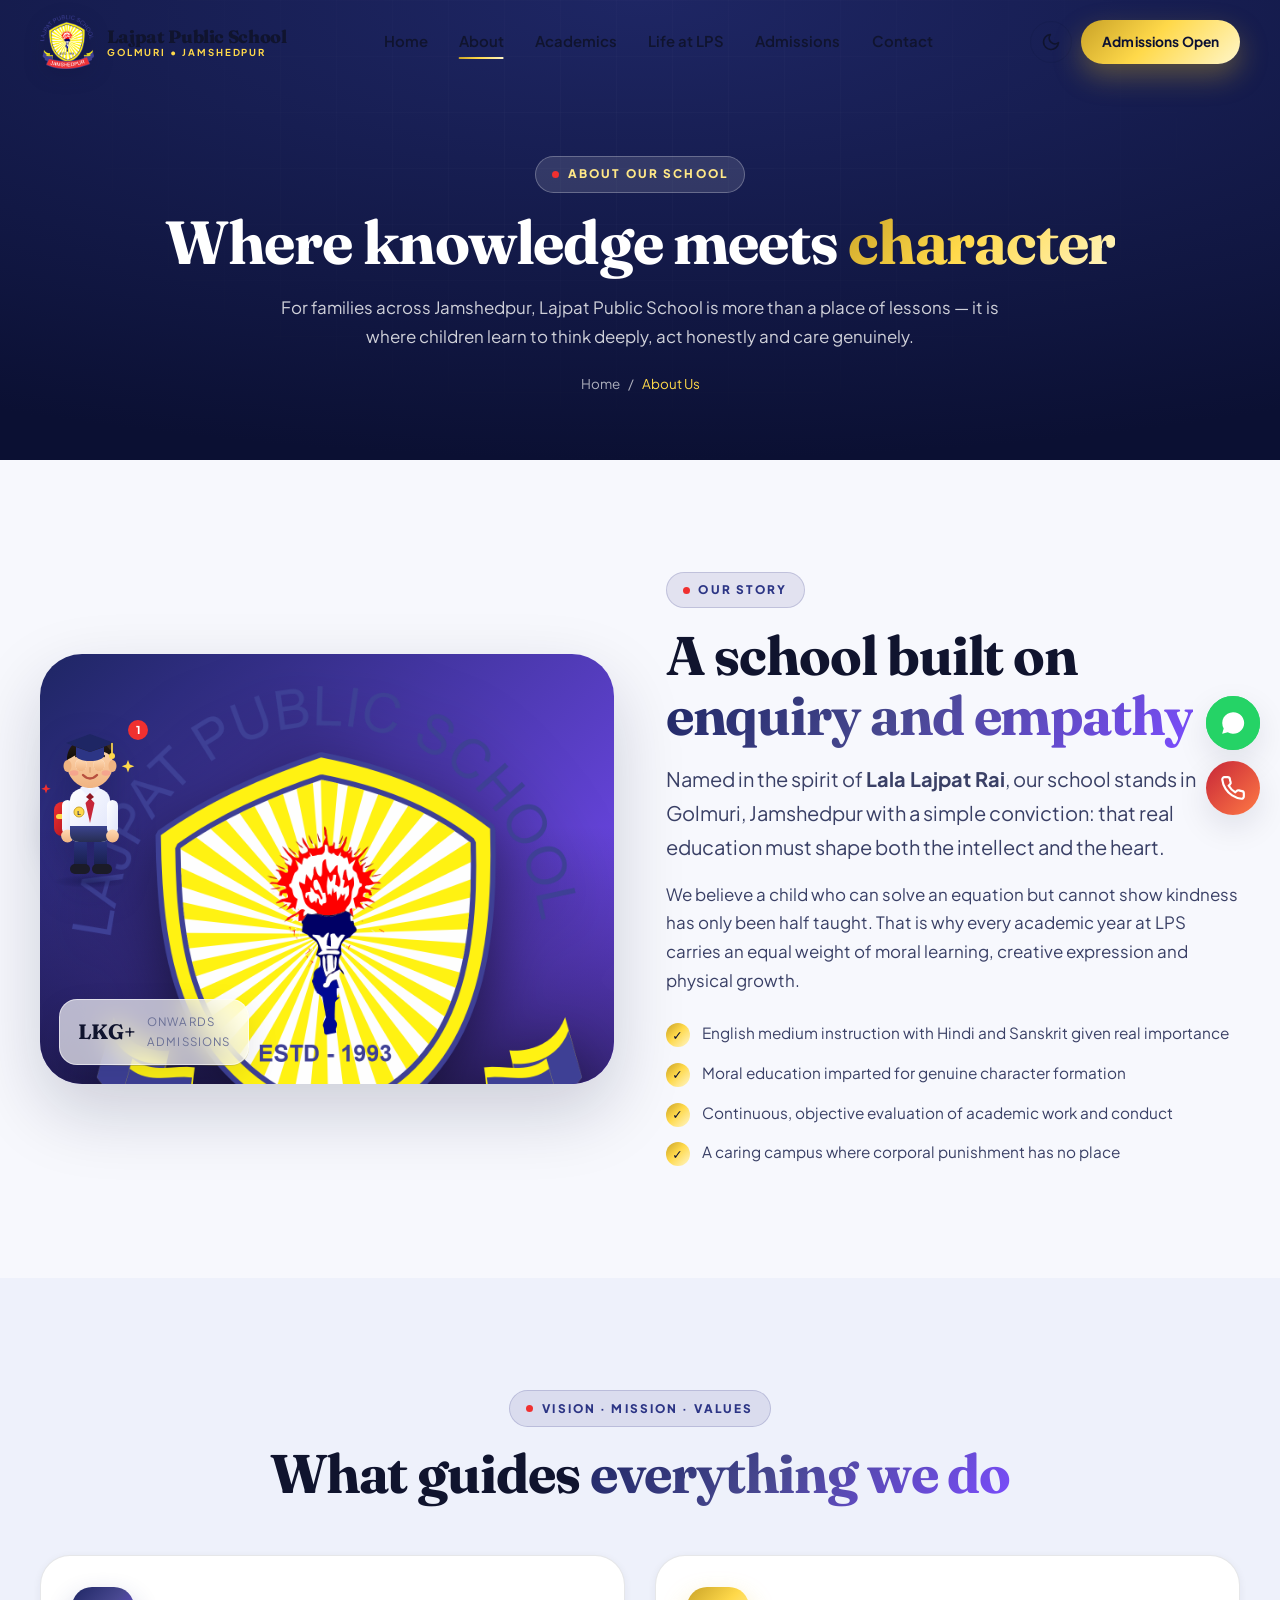
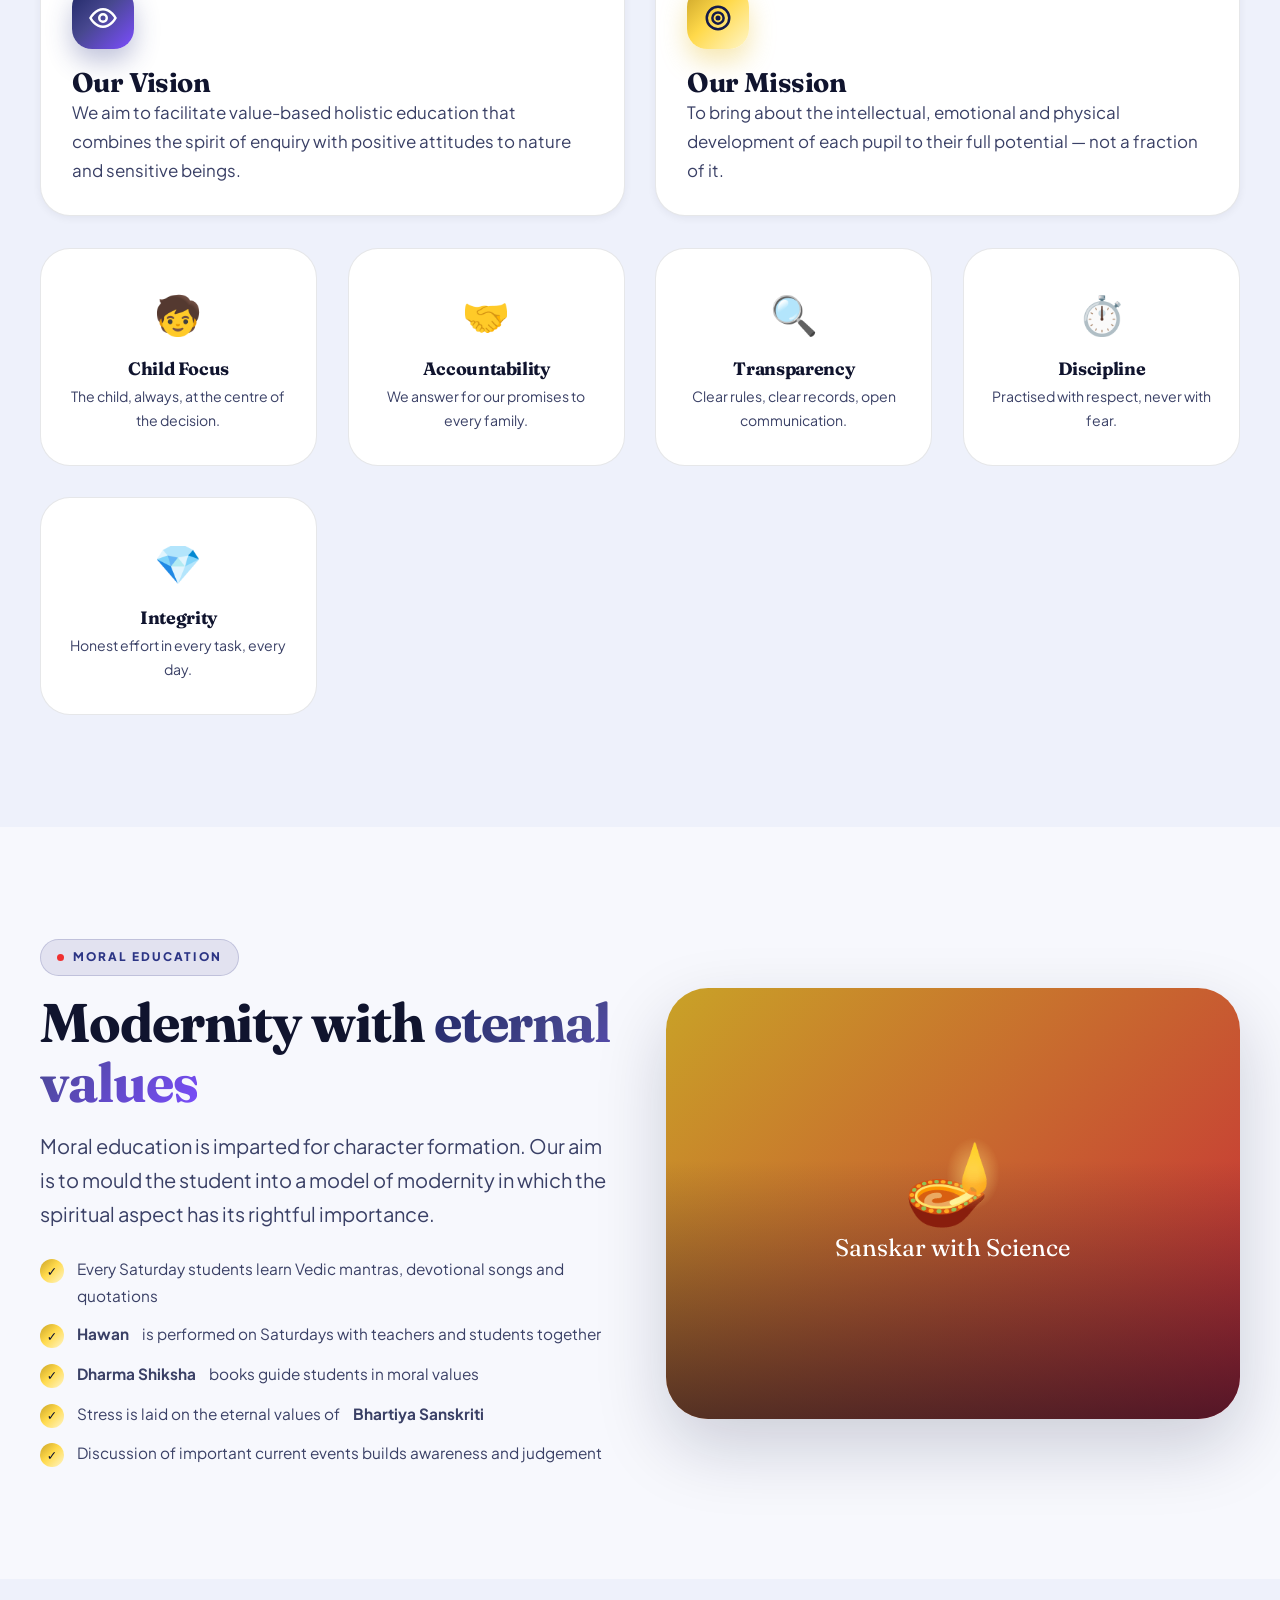
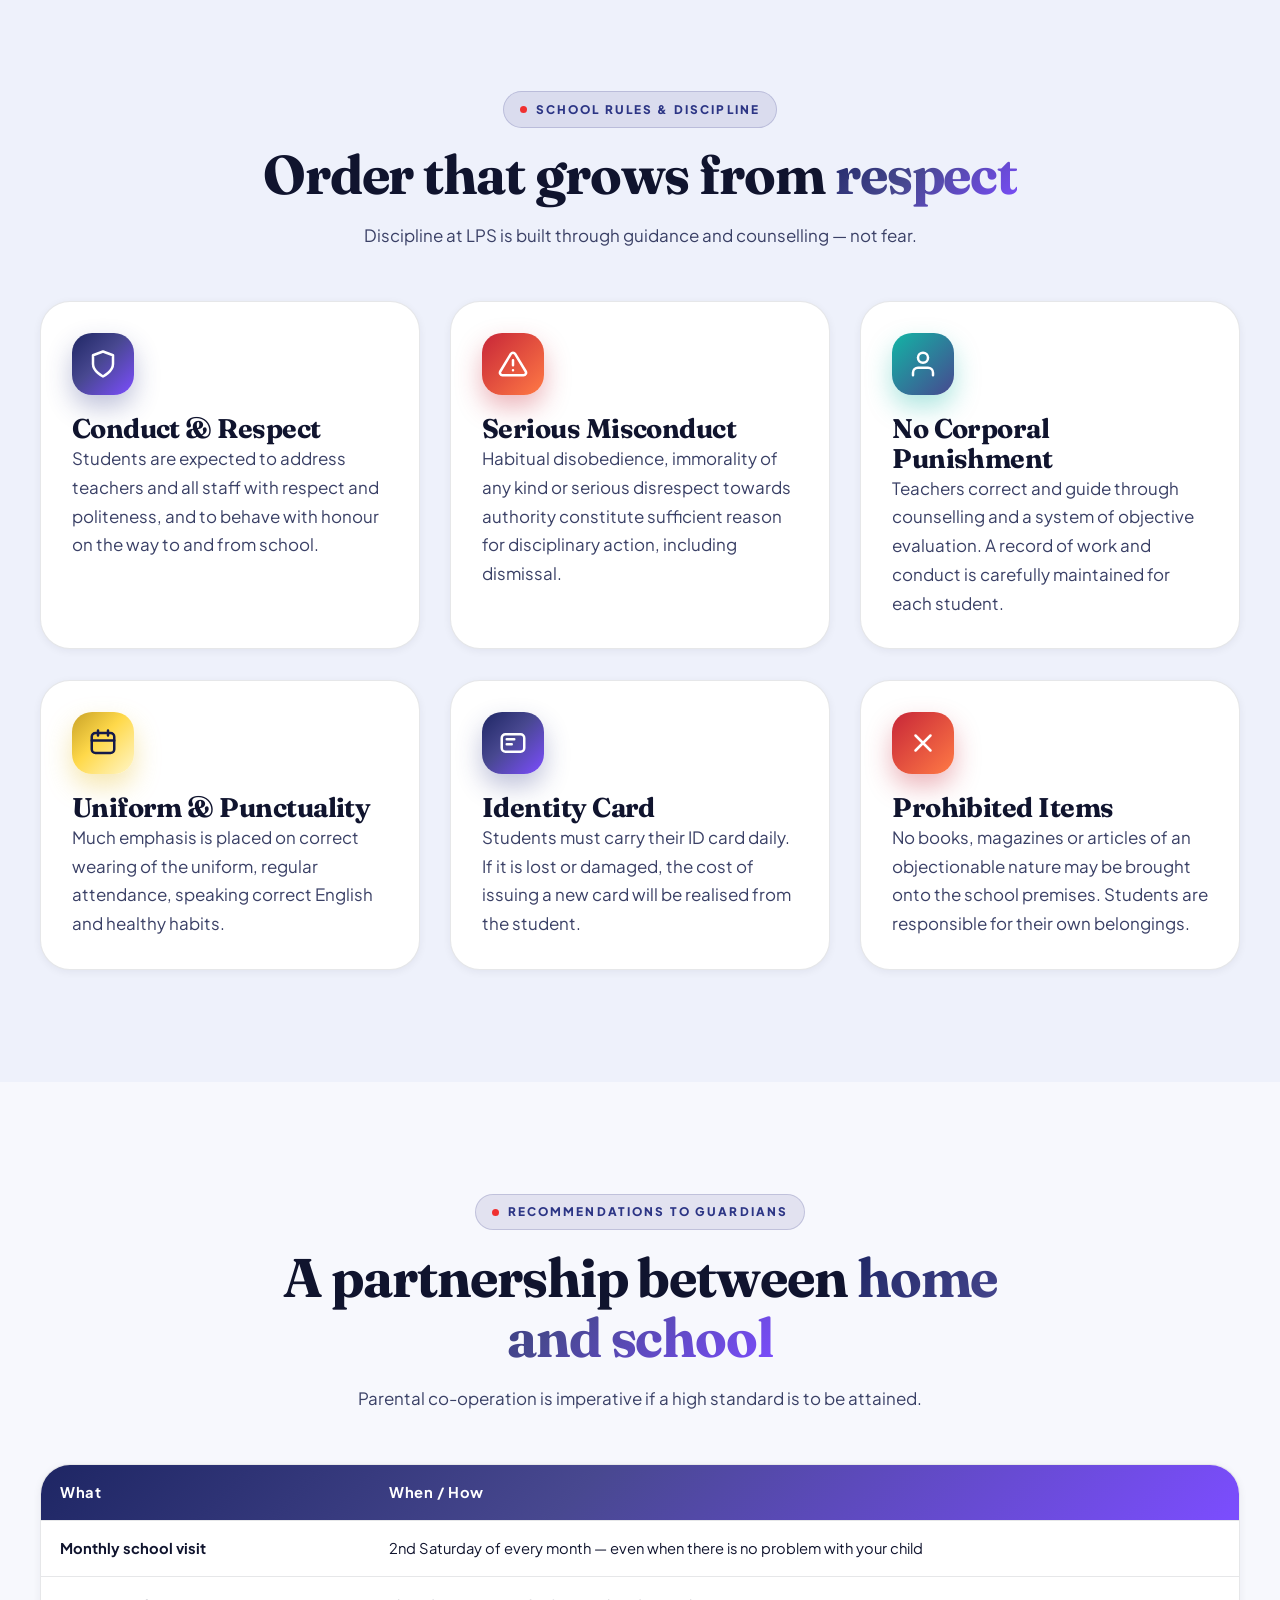
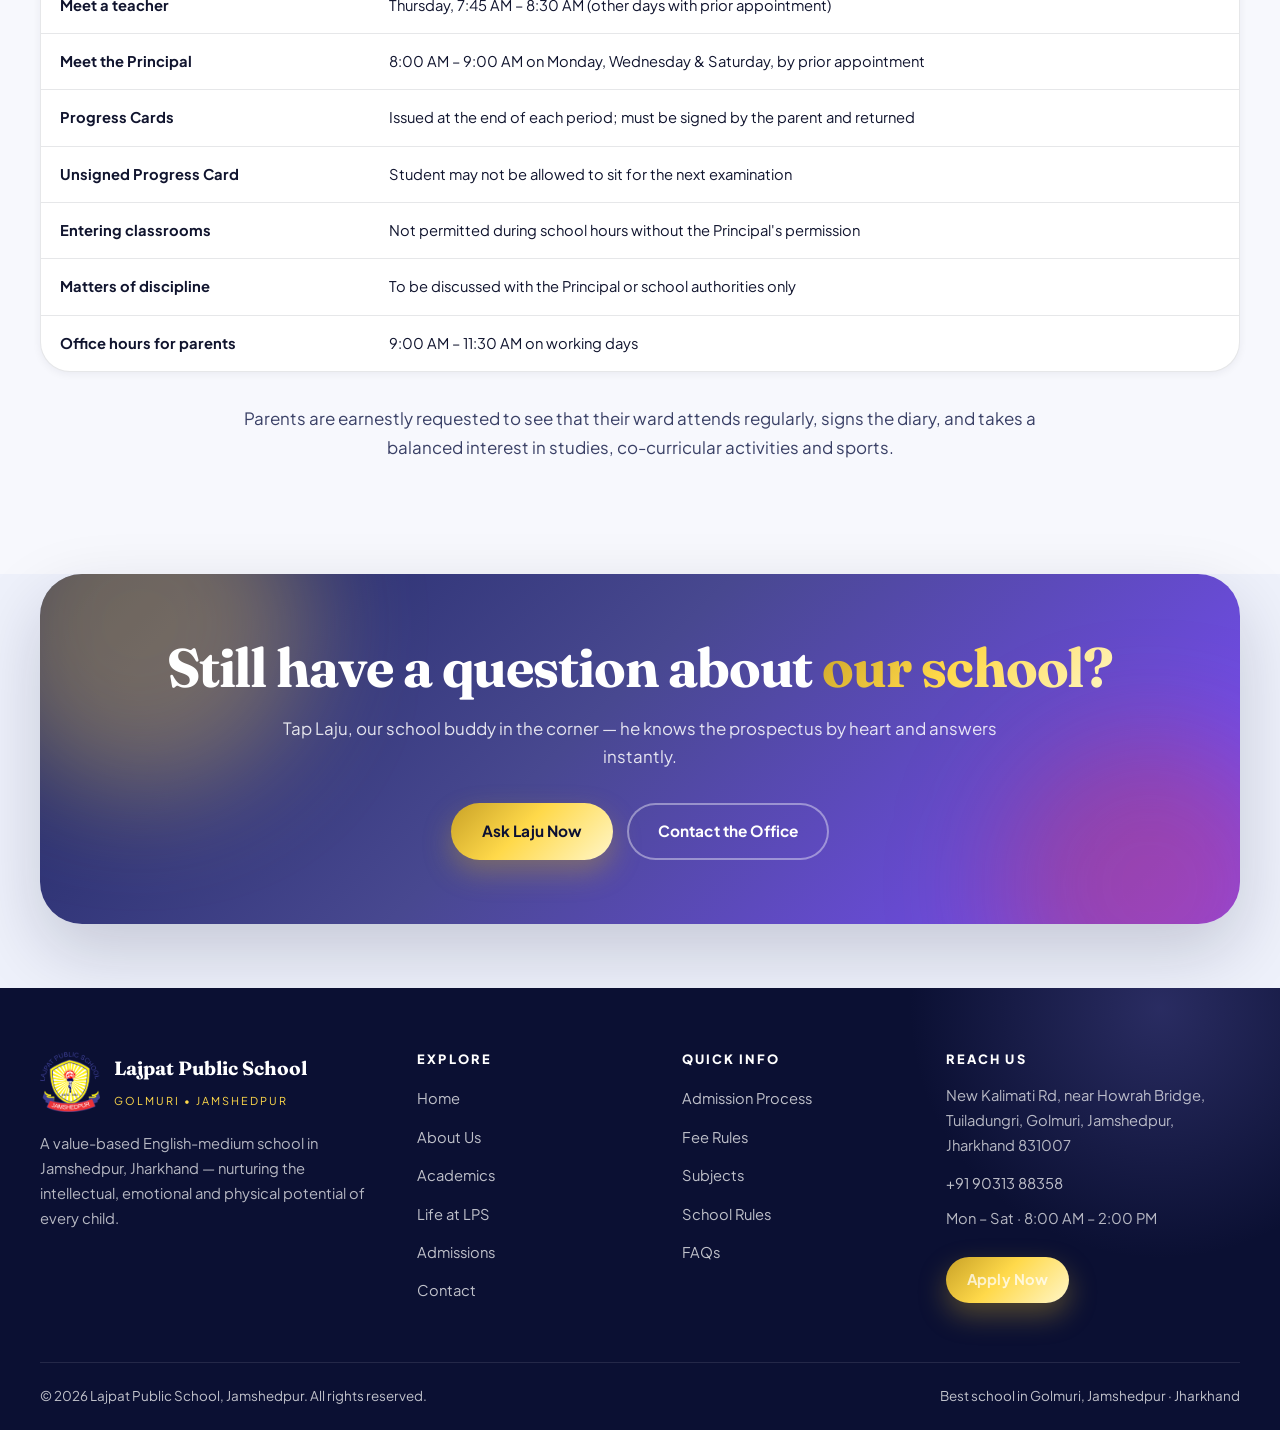
<file: about.html>
<!DOCTYPE html>
<html lang="en-IN">
<head>
<meta charset="UTF-8">
<meta name="viewport" content="width=device-width, initial-scale=1, viewport-fit=cover">
<meta name="theme-color" content="#0b1033">

<title>About Us | Lajpat Public School, Golmuri, Jamshedpur</title>
<meta name="description" content="Learn about Lajpat Public School Jamshedpur — our vision, mission, core values, discipline policy, moral education and guidance for parents. A leading English-medium school in Golmuri, Jharkhand.">
<meta name="keywords" content="about Lajpat Public School, school in Jamshedpur, vision mission school Jamshedpur, best CBSE pattern school Golmuri, school rules Jamshedpur, value based education Jharkhand">
<meta name="robots" content="index, follow, max-image-preview:large">
<meta name="geo.region" content="IN-JH">
<meta name="geo.placename" content="Jamshedpur, Jharkhand">
<link rel="canonical" href="https://www.lajpatpublicschool.in/about.html">

<meta property="og:type" content="article">
<meta property="og:title" content="About Lajpat Public School, Jamshedpur">
<meta property="og:description" content="Our vision, mission and the values that shape every child at Lajpat Public School, Golmuri, Jamshedpur.">
<meta property="og:url" content="https://www.lajpatpublicschool.in/about.html">
<meta property="og:image" content="https://www.lajpatpublicschool.in/assets/img/logo.png">
<meta name="twitter:card" content="summary_large_image">

<link rel="icon" type="image/png" href="assets/img/logo.png">
<link rel="apple-touch-icon" href="assets/img/logo.png">
<link rel="manifest" href="site.webmanifest">
<link rel="preconnect" href="https://fonts.googleapis.com">
<link rel="preconnect" href="https://fonts.gstatic.com" crossorigin>
<link href="https://fonts.googleapis.com/css2?family=Fraunces:opsz,wght@9..144,600;9..144,700;9..144,800&family=Plus+Jakarta+Sans:wght@400;500;600;700;800&display=swap" rel="stylesheet">
<link rel="stylesheet" href="assets/css/style.css">
<link rel="stylesheet" href="assets/css/laju.css">

<script type="application/ld+json">
{
  "@context": "https://schema.org",
  "@type": "BreadcrumbList",
  "itemListElement": [
    { "@type": "ListItem", "position": 1, "name": "Home", "item": "https://www.lajpatpublicschool.in/" },
    { "@type": "ListItem", "position": 2, "name": "About Us", "item": "https://www.lajpatpublicschool.in/about.html" }
  ]
}
</script>
<script type="application/ld+json">
{
  "@context": "https://schema.org",
  "@type": "AboutPage",
  "name": "About Lajpat Public School",
  "url": "https://www.lajpatpublicschool.in/about.html",
  "about": {
    "@type": "School",
    "name": "Lajpat Public School",
    "telephone": "+91-90313-88358",
    "address": {
      "@type": "PostalAddress",
      "streetAddress": "New Kalimati Rd, near Howrah Bridge, Tuiladungri, Golmuri",
      "addressLocality": "Jamshedpur", "addressRegion": "Jharkhand",
      "postalCode": "831007", "addressCountry": "IN"
    }
  }
}
</script>
</head>

<body class="inner-page">
<a class="skip-link" href="#main">Skip to main content</a>
<div class="progress" aria-hidden="true"></div>

<header class="header">
  <div class="header__inner">
    <a class="brand" href="index.html" aria-label="Lajpat Public School home">
      <img class="brand__logo" src="assets/img/logo.png" alt="Lajpat Public School Jamshedpur logo" width="54" height="54">
      <span class="brand__text"><span class="brand__name">Lajpat Public School</span><span class="brand__tag">Golmuri • Jamshedpur</span></span>
    </a>
    <nav class="nav" aria-label="Primary">
      <a class="nav__link" href="index.html">Home</a>
      <a class="nav__link" href="about.html">About</a>
      <a class="nav__link" href="academics.html">Academics</a>
      <a class="nav__link" href="facilities.html">Life at LPS</a>
      <a class="nav__link" href="admissions.html">Admissions</a>
      <a class="nav__link" href="contact.html">Contact</a>
    </nav>
    <div class="header__actions">
      <button class="icon-btn theme-toggle" type="button" aria-label="Switch colour theme">
        <svg class="moon" viewBox="0 0 24 24" fill="none" stroke="currentColor" stroke-width="2" stroke-linecap="round" stroke-linejoin="round"><path d="M21 12.8A9 9 0 1 1 11.2 3a7 7 0 0 0 9.8 9.8z"/></svg>
        <svg class="sun" viewBox="0 0 24 24" fill="none" stroke="currentColor" stroke-width="2" stroke-linecap="round"><circle cx="12" cy="12" r="4.5"/><path d="M12 2v2M12 20v2M2 12h2M20 12h2M4.9 4.9l1.4 1.4M17.7 17.7l1.4 1.4M19.1 4.9l-1.4 1.4M6.3 17.7l-1.4 1.4"/></svg>
      </button>
      <a class="btn btn--gold btn--sm" href="admissions.html">Admissions Open</a>
      <button class="burger icon-btn" type="button" aria-label="Open menu" aria-expanded="false" aria-controls="drawer"><span></span><span></span><span></span></button>
    </div>
  </div>
</header>

<div class="drawer" id="drawer">
  <nav class="drawer__nav" aria-label="Mobile">
    <a href="index.html">Home</a><a href="about.html">About Us</a><a href="academics.html">Academics</a>
    <a href="facilities.html">Life at LPS</a><a href="admissions.html">Admissions</a><a href="contact.html">Contact</a>
    <div class="drawer__cta">
      <a class="btn btn--gold" href="tel:+919031388358">Call Now</a>
      <a class="btn btn--ghost" style="color:#fff;box-shadow:inset 0 0 0 2px rgba(255,255,255,.4)" href="https://wa.me/919031388358" target="_blank" rel="noopener">WhatsApp</a>
    </div>
  </nav>
</div>

<main id="main">

<section class="page-hero">
  <div class="wrap">
    <span class="eyebrow" style="background:rgba(255,255,255,.12);color:#ffe887;border-color:rgba(255,255,255,.26)">About Our School</span>
    <h1>Where knowledge meets <span class="text-gold">character</span></h1>
    <p>For families across Jamshedpur, Lajpat Public School is more than a place of lessons — it is where children learn to think deeply, act honestly and care genuinely.</p>
    <nav class="crumbs" aria-label="Breadcrumb"><a href="index.html">Home</a> / <span>About Us</span></nav>
  </div>
</section>

<section class="section">
  <div class="wrap split">
    <div class="split__media reveal" data-dir="left">
      <div class="frame" style="background:linear-gradient(135deg,#1e2664,#7c4dff);display:grid;place-items:center">
        <div style="text-align:center;padding:2rem;position:relative;z-index:2">
          <img src="assets/img/logo.png" alt="Lajpat Public School crest, Jamshedpur" width="190" height="190" style="margin:0 auto;filter:drop-shadow(0 18px 30px rgba(0,0,0,.5))" loading="lazy">
        </div>
        <div class="frame__badge"><strong>LKG+</strong><span>Onwards<br>Admissions</span></div>
      </div>
    </div>
    <div class="split__body reveal" data-dir="right">
      <span class="eyebrow">Our Story</span>
      <h2>A school built on <span class="text-grad">enquiry and empathy</span></h2>
      <p class="lead" style="margin-top:1rem">Named in the spirit of <strong>Lala Lajpat Rai</strong>, our school stands in Golmuri, Jamshedpur with a simple conviction: that real education must shape both the intellect and the heart.</p>
      <p style="margin-top:1rem">We believe a child who can solve an equation but cannot show kindness has only been half taught. That is why every academic year at LPS carries an equal weight of moral learning, creative expression and physical growth.</p>
      <ul class="check-list">
        <li>English medium instruction with Hindi and Sanskrit given real importance</li>
        <li>Moral education imparted for genuine character formation</li>
        <li>Continuous, objective evaluation of academic work and conduct</li>
        <li>A caring campus where corporal punishment has no place</li>
      </ul>
    </div>
  </div>
</section>

<section class="section section--alt" id="vision">
  <div class="wrap">
    <div class="sec-head center reveal">
      <span class="eyebrow">Vision · Mission · Values</span>
      <h2>What guides <span class="text-grad">everything we do</span></h2>
    </div>
    <div class="grid g-2" data-stagger style="margin-bottom:2rem">
      <article class="card reveal" data-tilt="5">
        <div class="icon-orb"><svg viewBox="0 0 24 24" fill="none" stroke="currentColor" stroke-width="2" stroke-linecap="round"><path d="M2 12s3.6-7 10-7 10 7 10 7-3.6 7-10 7-10-7-10-7z"/><circle cx="12" cy="12" r="3"/></svg></div>
        <h3>Our Vision</h3>
        <p>We aim to facilitate value-based holistic education that combines the spirit of enquiry with positive attitudes to nature and sensitive beings.</p>
      </article>
      <article class="card reveal" data-tilt="5">
        <div class="icon-orb gold"><svg viewBox="0 0 24 24" fill="none" stroke="currentColor" stroke-width="2" stroke-linecap="round"><circle cx="12" cy="12" r="9"/><circle cx="12" cy="12" r="4.5"/><circle cx="12" cy="12" r="1"/></svg></div>
        <h3>Our Mission</h3>
        <p>To bring about the intellectual, emotional and physical development of each pupil to their full potential — not a fraction of it.</p>
      </article>
    </div>
    <div class="grid g-4" data-stagger>
      <div class="value-card reveal"><span class="emoji">🧒</span><h3>Child Focus</h3><p>The child, always, at the centre of the decision.</p></div>
      <div class="value-card reveal"><span class="emoji">🤝</span><h3>Accountability</h3><p>We answer for our promises to every family.</p></div>
      <div class="value-card reveal"><span class="emoji">🔍</span><h3>Transparency</h3><p>Clear rules, clear records, open communication.</p></div>
      <div class="value-card reveal"><span class="emoji">⏱️</span><h3>Discipline</h3><p>Practised with respect, never with fear.</p></div>
      <div class="value-card reveal"><span class="emoji">💎</span><h3>Integrity</h3><p>Honest effort in every task, every day.</p></div>
    </div>
  </div>
</section>

<section class="section" id="moral">
  <div class="wrap split split--rev">
    <div class="split__body reveal" data-dir="left">
      <span class="eyebrow">Moral Education</span>
      <h2>Modernity with <span class="text-grad">eternal values</span></h2>
      <p class="lead" style="margin-top:1rem">Moral education is imparted for character formation. Our aim is to mould the student into a model of modernity in which the spiritual aspect has its rightful importance.</p>
      <ul class="check-list">
        <li>Every Saturday students learn Vedic mantras, devotional songs and quotations</li>
        <li><strong>Hawan</strong> is performed on Saturdays with teachers and students together</li>
        <li><strong>Dharma Shiksha</strong> books guide students in moral values</li>
        <li>Stress is laid on the eternal values of <strong>Bhartiya Sanskriti</strong></li>
        <li>Discussion of important current events builds awareness and judgement</li>
      </ul>
    </div>
    <div class="split__media reveal" data-dir="right">
      <div class="frame" style="background:linear-gradient(135deg,#c9a227,#c72638);display:grid;place-items:center">
        <div style="position:relative;z-index:2;text-align:center;color:#fff;padding:2rem">
          <div style="font-size:5rem;line-height:1">🪔</div>
          <p style="color:#fff;font-family:var(--f-display);font-size:1.5rem;margin-top:.6rem">Sanskar with Science</p>
        </div>
      </div>
    </div>
  </div>
</section>

<section class="section section--alt" id="rules">
  <div class="wrap">
    <div class="sec-head center reveal">
      <span class="eyebrow">School Rules &amp; Discipline</span>
      <h2>Order that grows from <span class="text-grad">respect</span></h2>
      <p>Discipline at LPS is built through guidance and counselling — not fear.</p>
    </div>
    <div class="grid g-3" data-stagger>
      <article class="card reveal">
        <div class="icon-orb"><svg viewBox="0 0 24 24" fill="none" stroke="currentColor" stroke-width="2" stroke-linecap="round" stroke-linejoin="round"><path d="M12 22s8-4 8-10V5l-8-3-8 3v7c0 6 8 10 8 10z"/></svg></div>
        <h3>Conduct &amp; Respect</h3>
        <p>Students are expected to address teachers and all staff with respect and politeness, and to behave with honour on the way to and from school.</p>
      </article>
      <article class="card reveal">
        <div class="icon-orb hot"><svg viewBox="0 0 24 24" fill="none" stroke="currentColor" stroke-width="2" stroke-linecap="round"><path d="M12 9v4M12 17h.01"/><path d="M10.3 3.9L1.8 18a2 2 0 0 0 1.7 3h17a2 2 0 0 0 1.7-3L13.7 3.9a2 2 0 0 0-3.4 0z"/></svg></div>
        <h3>Serious Misconduct</h3>
        <p>Habitual disobedience, immorality of any kind or serious disrespect towards authority constitute sufficient reason for disciplinary action, including dismissal.</p>
      </article>
      <article class="card reveal">
        <div class="icon-orb cool"><svg viewBox="0 0 24 24" fill="none" stroke="currentColor" stroke-width="2" stroke-linecap="round"><path d="M20 21v-2a4 4 0 0 0-4-4H8a4 4 0 0 0-4 4v2"/><circle cx="12" cy="7" r="4"/></svg></div>
        <h3>No Corporal Punishment</h3>
        <p>Teachers correct and guide through counselling and a system of objective evaluation. A record of work and conduct is carefully maintained for each student.</p>
      </article>
      <article class="card reveal">
        <div class="icon-orb gold"><svg viewBox="0 0 24 24" fill="none" stroke="currentColor" stroke-width="2" stroke-linecap="round"><rect x="3" y="4" width="18" height="16" rx="3"/><path d="M8 2v4M16 2v4M3 10h18"/></svg></div>
        <h3>Uniform &amp; Punctuality</h3>
        <p>Much emphasis is placed on correct wearing of the uniform, regular attendance, speaking correct English and healthy habits.</p>
      </article>
      <article class="card reveal">
        <div class="icon-orb"><svg viewBox="0 0 24 24" fill="none" stroke="currentColor" stroke-width="2" stroke-linecap="round"><rect x="3" y="5" width="18" height="14" rx="3"/><path d="M7 9h6M7 13h4"/></svg></div>
        <h3>Identity Card</h3>
        <p>Students must carry their ID card daily. If it is lost or damaged, the cost of issuing a new card will be realised from the student.</p>
      </article>
      <article class="card reveal">
        <div class="icon-orb hot"><svg viewBox="0 0 24 24" fill="none" stroke="currentColor" stroke-width="2" stroke-linecap="round"><path d="M18 6L6 18M6 6l12 12"/></svg></div>
        <h3>Prohibited Items</h3>
        <p>No books, magazines or articles of an objectionable nature may be brought onto the school premises. Students are responsible for their own belongings.</p>
      </article>
    </div>
  </div>
</section>

<section class="section" id="parents">
  <div class="wrap">
    <div class="sec-head center reveal">
      <span class="eyebrow">Recommendations to Guardians</span>
      <h2>A partnership between <span class="text-grad">home and school</span></h2>
      <p>Parental co-operation is imperative if a high standard is to be attained.</p>
    </div>
    <div class="table-wrap reveal">
      <table>
        <caption class="sr-only">Guidance and meeting times for parents at Lajpat Public School</caption>
        <thead><tr><th scope="col">What</th><th scope="col">When / How</th></tr></thead>
        <tbody>
          <tr><td>Monthly school visit</td><td>2nd Saturday of every month — even when there is no problem with your child</td></tr>
          <tr><td>Meet a teacher</td><td>Thursday, 7:45 AM – 8:30 AM (other days with prior appointment)</td></tr>
          <tr><td>Meet the Principal</td><td>8:00 AM – 9:00 AM on Monday, Wednesday &amp; Saturday, by prior appointment</td></tr>
          <tr><td>Progress Cards</td><td>Issued at the end of each period; must be signed by the parent and returned</td></tr>
          <tr><td>Unsigned Progress Card</td><td>Student may not be allowed to sit for the next examination</td></tr>
          <tr><td>Entering classrooms</td><td>Not permitted during school hours without the Principal's permission</td></tr>
          <tr><td>Matters of discipline</td><td>To be discussed with the Principal or school authorities only</td></tr>
          <tr><td>Office hours for parents</td><td>9:00 AM – 11:30 AM on working days</td></tr>
        </tbody>
      </table>
    </div>
    <p class="center mt-2 reveal" style="max-width:70ch;margin-inline:auto">
      Parents are earnestly requested to see that their ward attends regularly, signs the diary, and takes
      a balanced interest in studies, co-curricular activities and sports.
    </p>
  </div>
</section>

<section class="section section--alt" style="padding-top:0;padding-bottom:clamp(4rem,5vw,7rem)">
  <div class="wrap">
    <div class="cta-band reveal" data-dir="zoom">
      <h2>Still have a question about <span class="text-gold">our school?</span></h2>
      <p>Tap Laju, our school buddy in the corner — he knows the prospectus by heart and answers instantly.</p>
      <div class="hero__cta">
        <button class="btn btn--gold" type="button" data-laju-open="Tell me about the school rules">Ask Laju Now</button>
        <a class="btn btn--ghost" style="color:#fff;box-shadow:inset 0 0 0 2px rgba(255,255,255,.4)" href="contact.html">Contact the Office</a>
      </div>
    </div>
  </div>
</section>

</main>

<footer class="footer">
  <div class="wrap">
    <div class="footer__grid">
      <div>
        <div class="footer__brand">
          <img src="assets/img/logo.png" alt="Lajpat Public School logo" width="60" height="60" loading="lazy">
          <div><strong>Lajpat Public School</strong><span>Golmuri • Jamshedpur</span></div>
        </div>
        <p style="color:rgba(255,255,255,.7);font-size:.92rem">A value-based English-medium school in Jamshedpur, Jharkhand — nurturing the intellectual, emotional and physical potential of every child.</p>
      </div>
      <div><h4>Explore</h4><ul>
        <li><a href="index.html">Home</a></li><li><a href="about.html">About Us</a></li>
        <li><a href="academics.html">Academics</a></li><li><a href="facilities.html">Life at LPS</a></li>
        <li><a href="admissions.html">Admissions</a></li><li><a href="contact.html">Contact</a></li></ul></div>
      <div><h4>Quick Info</h4><ul>
        <li><a href="admissions.html#process">Admission Process</a></li><li><a href="admissions.html#fees">Fee Rules</a></li>
        <li><a href="academics.html#subjects">Subjects</a></li><li><a href="about.html#rules">School Rules</a></li>
        <li><a href="index.html#faq">FAQs</a></li></ul></div>
      <div><h4>Reach Us</h4><ul>
        <li style="color:rgba(255,255,255,.7);font-size:.92rem">New Kalimati Rd, near Howrah Bridge, Tuiladungri, Golmuri, Jamshedpur, Jharkhand 831007</li>
        <li><a href="tel:+919031388358">+91 90313 88358</a></li>
        <li style="color:rgba(255,255,255,.7);font-size:.92rem">Mon – Sat · 8:00 AM – 2:00 PM</li></ul>
        <a class="btn btn--gold btn--sm" style="margin-top:1rem" href="admissions.html">Apply Now</a></div>
    </div>
    <div class="footer__bottom">
      <span>© <span data-year>2026</span> Lajpat Public School, Jamshedpur. All rights reserved.</span>
      <span>Best school in Golmuri, Jamshedpur · Jharkhand</span>
    </div>
  </div>
</footer>

<div class="fab-stack">
  <a class="fab fab--wa" href="https://wa.me/919031388358" target="_blank" rel="noopener" data-tip="Chat on WhatsApp" aria-label="Chat with us on WhatsApp">
    <svg viewBox="0 0 24 24" fill="currentColor"><path d="M17.5 14.4c-.3-.2-1.7-.9-2-1s-.5-.1-.7.2-.7 1-.9 1.2-.4.2-.7 0a8 8 0 0 1-2.4-1.5 9 9 0 0 1-1.6-2c-.2-.3 0-.5.1-.7l.5-.6.3-.5v-.5l-1-2.3c-.2-.6-.5-.5-.7-.5h-.6a1.2 1.2 0 0 0-.8.4A3.4 3.4 0 0 0 6 9c0 1.5 1.1 3 1.2 3.2a12 12 0 0 0 4.6 4 15 15 0 0 0 1.6.6 3.7 3.7 0 0 0 1.7.1 2.8 2.8 0 0 0 1.9-1.3 2.3 2.3 0 0 0 .2-1.3zM12 2a10 10 0 0 0-8.6 15L2 22l5.2-1.4A10 10 0 1 0 12 2z"/></svg>
  </a>
  <a class="fab fab--call" href="tel:+919031388358" data-tip="Call the school" aria-label="Call Lajpat Public School">
    <svg viewBox="0 0 24 24" fill="none" stroke="currentColor" stroke-width="2" stroke-linecap="round"><path d="M22 16.9v3a2 2 0 0 1-2.2 2 19.8 19.8 0 0 1-8.6-3.1 19.5 19.5 0 0 1-6-6A19.8 19.8 0 0 1 2.1 4.2 2 2 0 0 1 4.1 2h3a2 2 0 0 1 2 1.7c.1 1 .4 1.9.7 2.8a2 2 0 0 1-.5 2.1L8.1 9.9a16 16 0 0 0 6 6l1.3-1.2a2 2 0 0 1 2.1-.5c.9.3 1.8.6 2.8.7a2 2 0 0 1 1.7 2z"/></svg>
  </a>
  <button class="fab fab--top" type="button" data-tip="Back to top" aria-label="Back to top">
    <svg viewBox="0 0 24 24" fill="none" stroke="currentColor" stroke-width="2.4" stroke-linecap="round" stroke-linejoin="round"><path d="M12 19V5M5 12l7-7 7 7"/></svg>
  </button>
</div>

<script src="assets/js/main.js" defer></script>
<script src="assets/js/laju.js" defer></script>
</body>
</html>
</file>
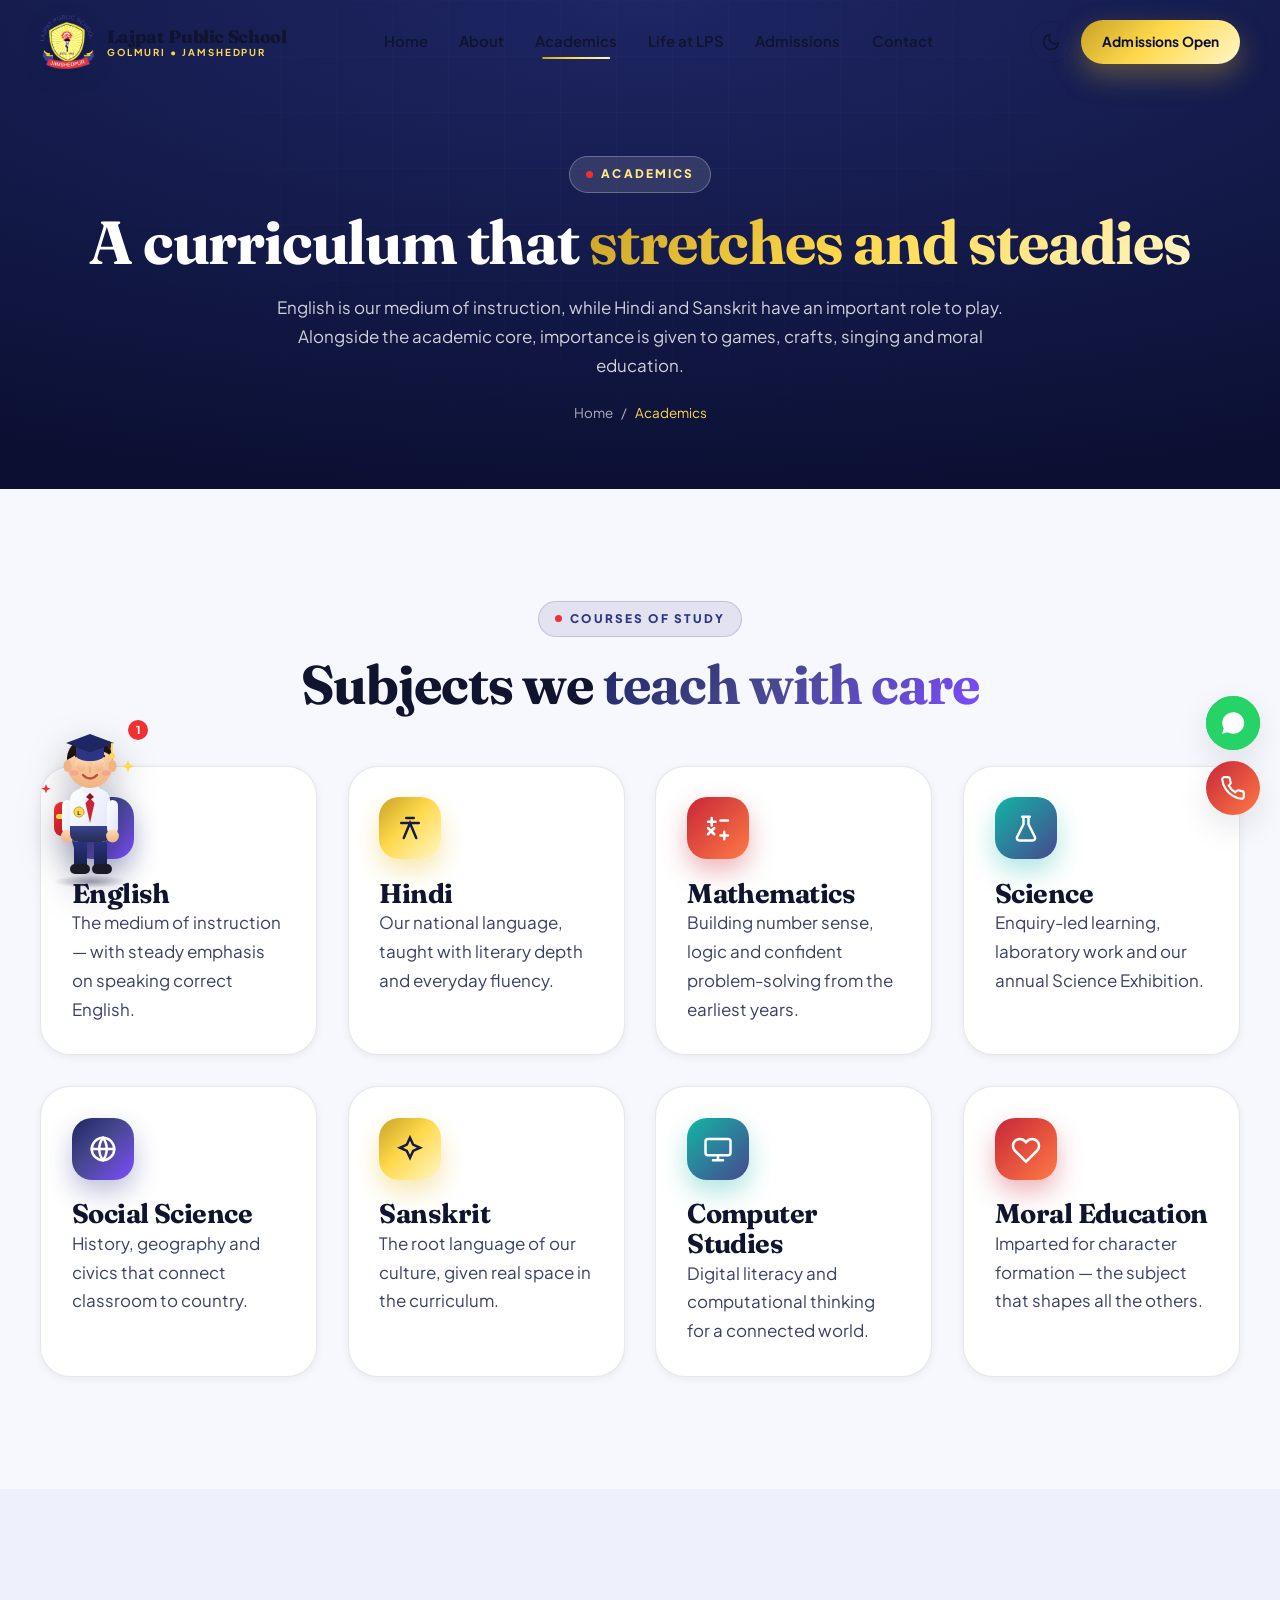
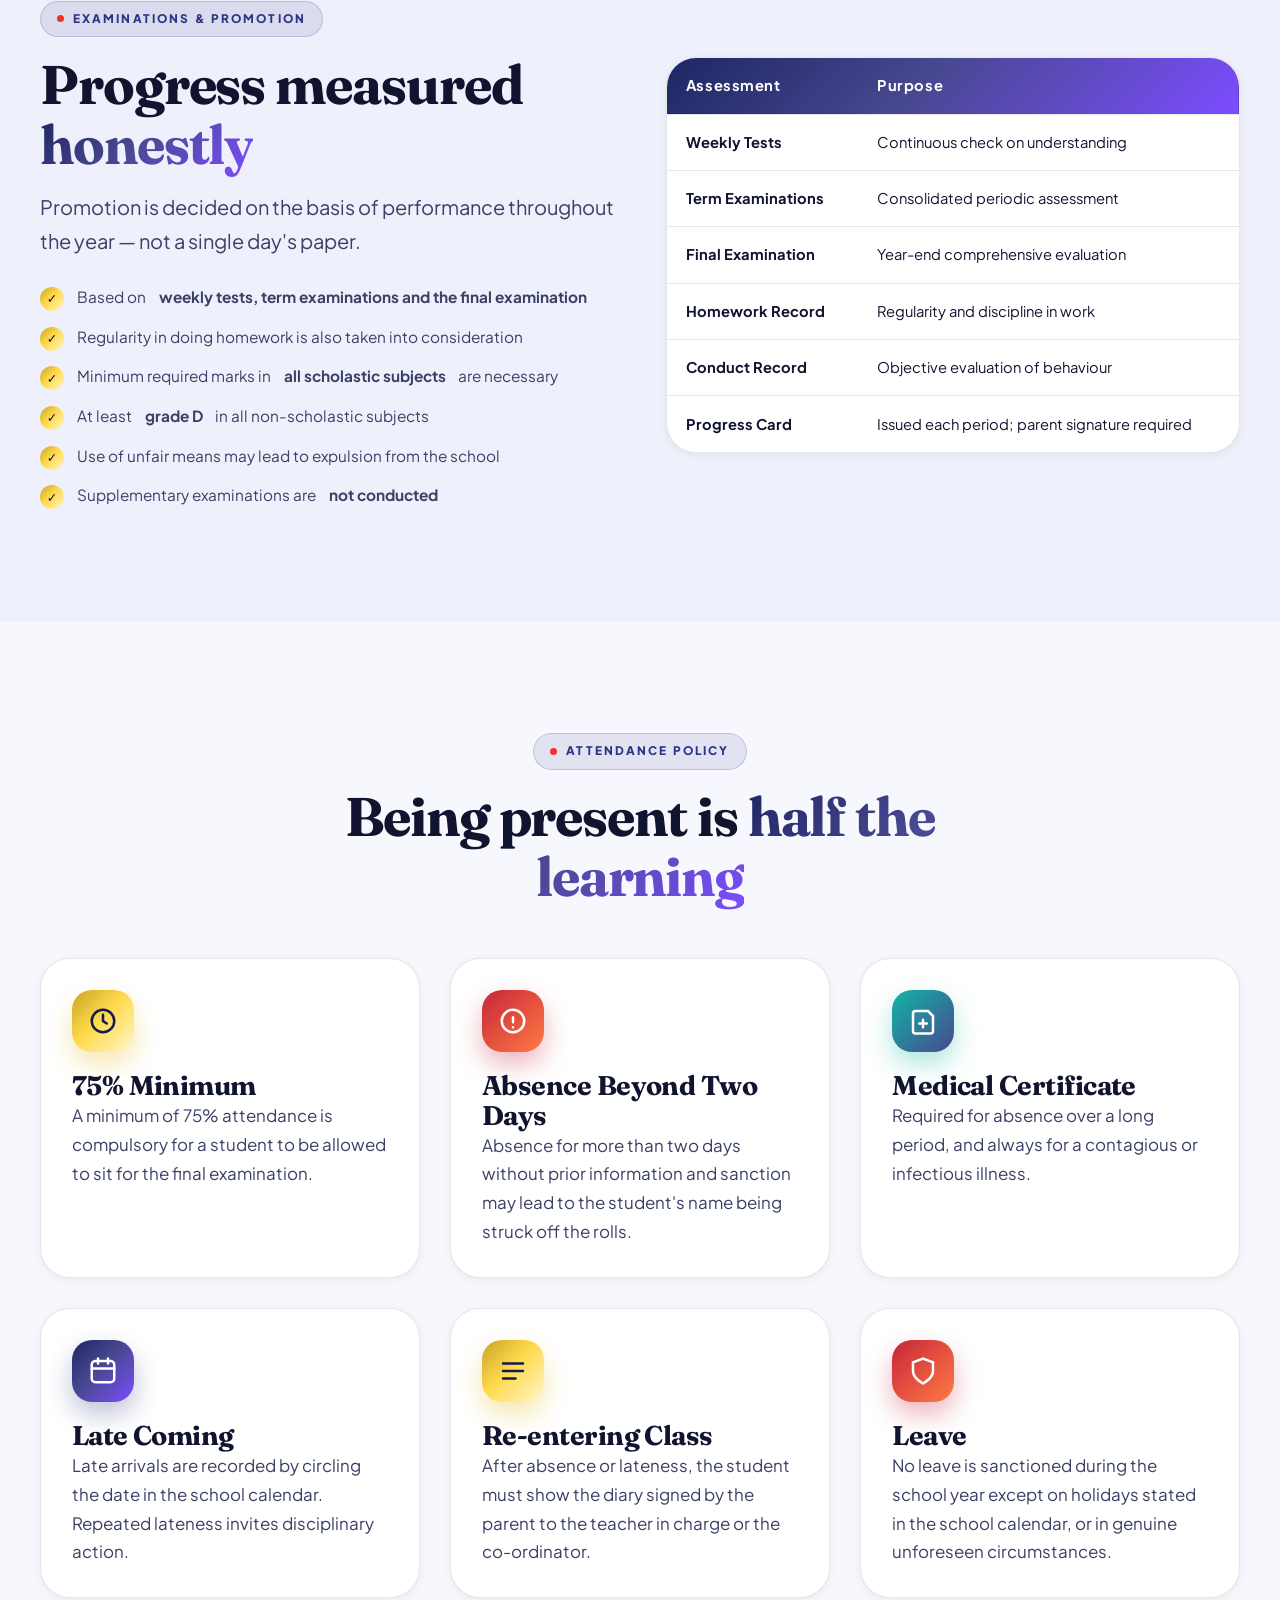
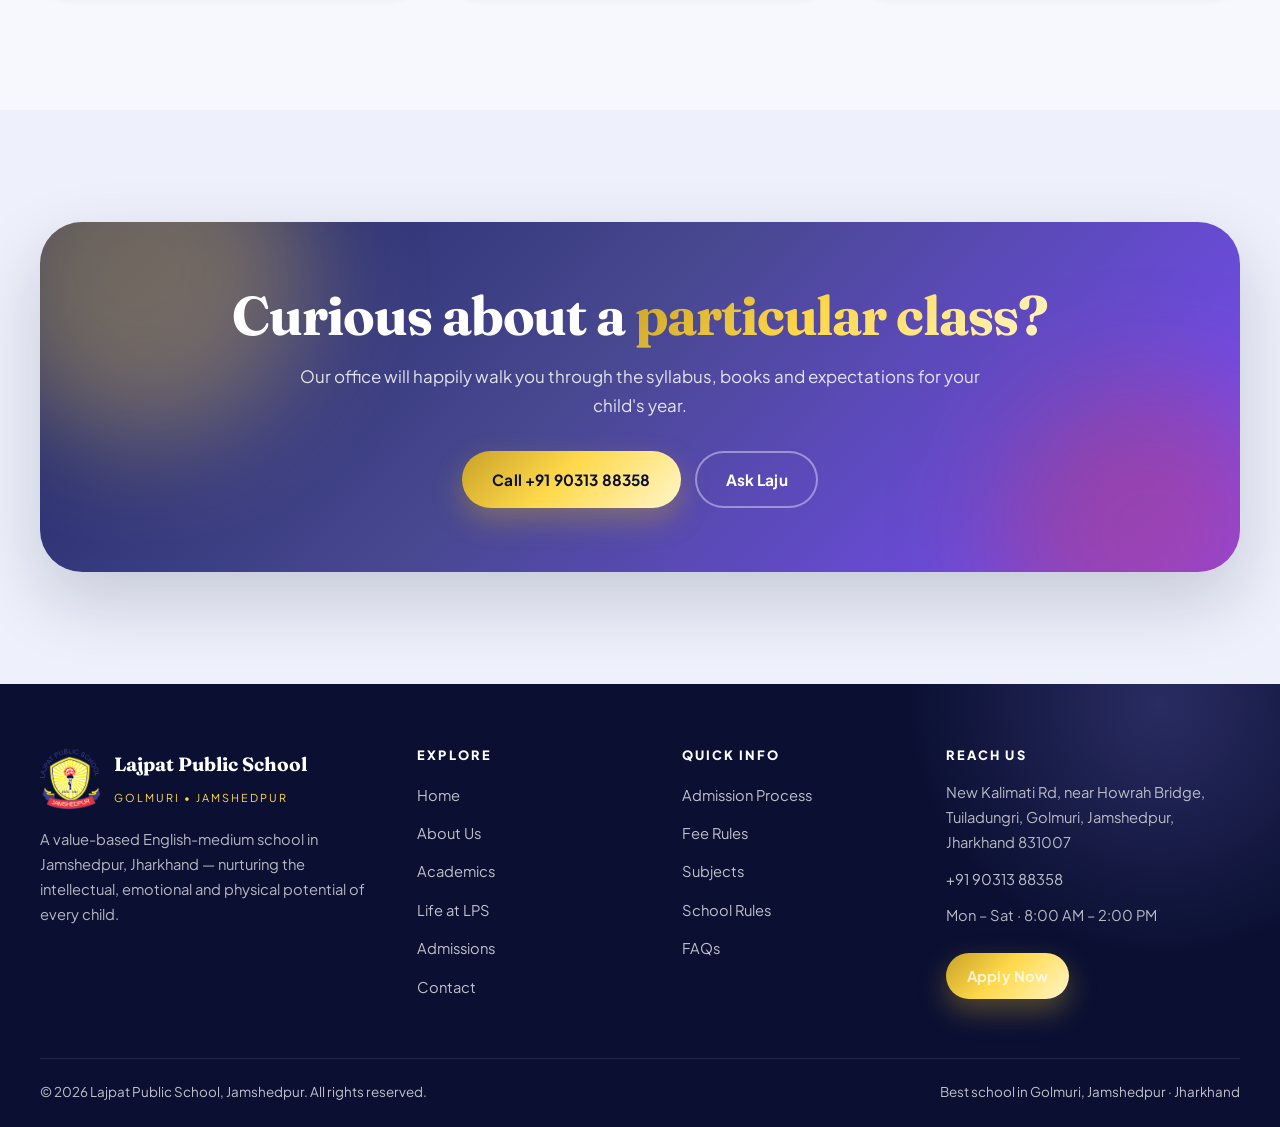
<file: academics.html>
<!DOCTYPE html>
<html lang="en-IN">
<head>
<meta charset="UTF-8">
<meta name="viewport" content="width=device-width, initial-scale=1, viewport-fit=cover">
<meta name="theme-color" content="#0b1033">

<title>Academics &amp; Curriculum | Lajpat Public School Jamshedpur</title>
<meta name="description" content="Courses of study at Lajpat Public School, Jamshedpur — English, Hindi, Mathematics, Science, Social Science, Sanskrit and Computers. Learn about promotion rules, examinations and attendance policy.">
<meta name="keywords" content="academics Lajpat Public School, curriculum school Jamshedpur, subjects English medium Jamshedpur, promotion rules, attendance policy school Jharkhand, best academic school Golmuri">
<meta name="robots" content="index, follow, max-image-preview:large">
<meta name="geo.region" content="IN-JH">
<meta name="geo.placename" content="Jamshedpur, Jharkhand">
<link rel="canonical" href="https://www.lajpatpublicschool.in/academics.html">

<meta property="og:type" content="article">
<meta property="og:title" content="Academics & Curriculum | Lajpat Public School Jamshedpur">
<meta property="og:description" content="English medium curriculum with Hindi and Sanskrit, continuous evaluation, and a rich co-curricular programme.">
<meta property="og:url" content="https://www.lajpatpublicschool.in/academics.html">
<meta property="og:image" content="https://www.lajpatpublicschool.in/assets/img/logo.png">
<meta name="twitter:card" content="summary_large_image">

<link rel="icon" type="image/png" href="assets/img/logo.png">
<link rel="apple-touch-icon" href="assets/img/logo.png">
<link rel="manifest" href="site.webmanifest">
<link rel="preconnect" href="https://fonts.googleapis.com">
<link rel="preconnect" href="https://fonts.gstatic.com" crossorigin>
<link href="https://fonts.googleapis.com/css2?family=Fraunces:opsz,wght@9..144,600;9..144,700;9..144,800&family=Plus+Jakarta+Sans:wght@400;500;600;700;800&display=swap" rel="stylesheet">
<link rel="stylesheet" href="assets/css/style.css">
<link rel="stylesheet" href="assets/css/laju.css">

<script type="application/ld+json">
{
  "@context": "https://schema.org",
  "@type": "BreadcrumbList",
  "itemListElement": [
    { "@type": "ListItem", "position": 1, "name": "Home", "item": "https://www.lajpatpublicschool.in/" },
    { "@type": "ListItem", "position": 2, "name": "Academics", "item": "https://www.lajpatpublicschool.in/academics.html" }
  ]
}
</script>
<script type="application/ld+json">
{
  "@context": "https://schema.org",
  "@type": "ItemList",
  "name": "Subjects offered at Lajpat Public School, Jamshedpur",
  "itemListElement": [
    { "@type": "ListItem", "position": 1, "name": "English" },
    { "@type": "ListItem", "position": 2, "name": "Hindi" },
    { "@type": "ListItem", "position": 3, "name": "Mathematics" },
    { "@type": "ListItem", "position": 4, "name": "Science" },
    { "@type": "ListItem", "position": 5, "name": "Social Science" },
    { "@type": "ListItem", "position": 6, "name": "Sanskrit" },
    { "@type": "ListItem", "position": 7, "name": "Computer Studies" },
    { "@type": "ListItem", "position": 8, "name": "Moral Education" }
  ]
}
</script>
</head>

<body class="inner-page">
<a class="skip-link" href="#main">Skip to main content</a>
<div class="progress" aria-hidden="true"></div>

<header class="header">
  <div class="header__inner">
    <a class="brand" href="index.html" aria-label="Lajpat Public School home">
      <img class="brand__logo" src="assets/img/logo.png" alt="Lajpat Public School Jamshedpur logo" width="54" height="54">
      <span class="brand__text"><span class="brand__name">Lajpat Public School</span><span class="brand__tag">Golmuri • Jamshedpur</span></span>
    </a>
    <nav class="nav" aria-label="Primary">
      <a class="nav__link" href="index.html">Home</a>
      <a class="nav__link" href="about.html">About</a>
      <a class="nav__link" href="academics.html">Academics</a>
      <a class="nav__link" href="facilities.html">Life at LPS</a>
      <a class="nav__link" href="admissions.html">Admissions</a>
      <a class="nav__link" href="contact.html">Contact</a>
    </nav>
    <div class="header__actions">
      <button class="icon-btn theme-toggle" type="button" aria-label="Switch colour theme">
        <svg class="moon" viewBox="0 0 24 24" fill="none" stroke="currentColor" stroke-width="2" stroke-linecap="round" stroke-linejoin="round"><path d="M21 12.8A9 9 0 1 1 11.2 3a7 7 0 0 0 9.8 9.8z"/></svg>
        <svg class="sun" viewBox="0 0 24 24" fill="none" stroke="currentColor" stroke-width="2" stroke-linecap="round"><circle cx="12" cy="12" r="4.5"/><path d="M12 2v2M12 20v2M2 12h2M20 12h2M4.9 4.9l1.4 1.4M17.7 17.7l1.4 1.4M19.1 4.9l-1.4 1.4M6.3 17.7l-1.4 1.4"/></svg>
      </button>
      <a class="btn btn--gold btn--sm" href="admissions.html">Admissions Open</a>
      <button class="burger icon-btn" type="button" aria-label="Open menu" aria-expanded="false" aria-controls="drawer"><span></span><span></span><span></span></button>
    </div>
  </div>
</header>

<div class="drawer" id="drawer">
  <nav class="drawer__nav" aria-label="Mobile">
    <a href="index.html">Home</a><a href="about.html">About Us</a><a href="academics.html">Academics</a>
    <a href="facilities.html">Life at LPS</a><a href="admissions.html">Admissions</a><a href="contact.html">Contact</a>
    <div class="drawer__cta">
      <a class="btn btn--gold" href="tel:+919031388358">Call Now</a>
      <a class="btn btn--ghost" style="color:#fff;box-shadow:inset 0 0 0 2px rgba(255,255,255,.4)" href="https://wa.me/919031388358" target="_blank" rel="noopener">WhatsApp</a>
    </div>
  </nav>
</div>

<main id="main">

<section class="page-hero">
  <div class="wrap">
    <span class="eyebrow" style="background:rgba(255,255,255,.12);color:#ffe887;border-color:rgba(255,255,255,.26)">Academics</span>
    <h1>A curriculum that <span class="text-gold">stretches and steadies</span></h1>
    <p>English is our medium of instruction, while Hindi and Sanskrit have an important role to play. Alongside the academic core, importance is given to games, crafts, singing and moral education.</p>
    <nav class="crumbs" aria-label="Breadcrumb"><a href="index.html">Home</a> / <span>Academics</span></nav>
  </div>
</section>

<section class="section" id="subjects">
  <div class="wrap">
    <div class="sec-head center reveal">
      <span class="eyebrow">Courses of Study</span>
      <h2>Subjects we <span class="text-grad">teach with care</span></h2>
    </div>
    <div class="grid g-4" data-stagger>
      <article class="card reveal"><div class="icon-orb"><svg viewBox="0 0 24 24" fill="none" stroke="currentColor" stroke-width="2" stroke-linecap="round"><path d="M4 19.5V6a2 2 0 0 1 2-2h13v16H6a2 2 0 0 0-2 2z"/></svg></div><h3>English</h3><p>The medium of instruction — with steady emphasis on speaking correct English.</p></article>
      <article class="card reveal"><div class="icon-orb gold"><svg viewBox="0 0 24 24" fill="none" stroke="currentColor" stroke-width="2" stroke-linecap="round"><path d="M5 8h14M9 4h6M7 20l5-12 5 12"/></svg></div><h3>Hindi</h3><p>Our national language, taught with literary depth and everyday fluency.</p></article>
      <article class="card reveal"><div class="icon-orb hot"><svg viewBox="0 0 24 24" fill="none" stroke="currentColor" stroke-width="2" stroke-linecap="round"><path d="M4 7h6M7 4v6M14 6h6M14 18h6M17 15v6M4 17l5-5M9 17l-5-5"/></svg></div><h3>Mathematics</h3><p>Building number sense, logic and confident problem-solving from the earliest years.</p></article>
      <article class="card reveal"><div class="icon-orb cool"><svg viewBox="0 0 24 24" fill="none" stroke="currentColor" stroke-width="2" stroke-linecap="round"><path d="M9 3h6M10 3v6L5 19a2 2 0 0 0 1.8 3h10.4A2 2 0 0 0 19 19l-5-10V3"/></svg></div><h3>Science</h3><p>Enquiry-led learning, laboratory work and our annual Science Exhibition.</p></article>
      <article class="card reveal"><div class="icon-orb"><svg viewBox="0 0 24 24" fill="none" stroke="currentColor" stroke-width="2" stroke-linecap="round"><circle cx="12" cy="12" r="9"/><path d="M3 12h18M12 3a15 15 0 0 1 0 18 15 15 0 0 1 0-18z"/></svg></div><h3>Social Science</h3><p>History, geography and civics that connect classroom to country.</p></article>
      <article class="card reveal"><div class="icon-orb gold"><svg viewBox="0 0 24 24" fill="none" stroke="currentColor" stroke-width="2" stroke-linecap="round"><path d="M12 3l2.5 5.5L20 11l-5.5 2.5L12 19l-2.5-5.5L4 11l5.5-2.5z"/></svg></div><h3>Sanskrit</h3><p>The root language of our culture, given real space in the curriculum.</p></article>
      <article class="card reveal"><div class="icon-orb cool"><svg viewBox="0 0 24 24" fill="none" stroke="currentColor" stroke-width="2" stroke-linecap="round"><rect x="2" y="4" width="20" height="13" rx="2"/><path d="M8 21h8M12 17v4"/></svg></div><h3>Computer Studies</h3><p>Digital literacy and computational thinking for a connected world.</p></article>
      <article class="card reveal"><div class="icon-orb hot"><svg viewBox="0 0 24 24" fill="none" stroke="currentColor" stroke-width="2" stroke-linecap="round"><path d="M20.8 5.6a5.5 5.5 0 0 0-7.8 0L12 6.6l-1-1a5.5 5.5 0 0 0-7.8 7.8l8.8 8.8 8.8-8.8a5.5 5.5 0 0 0 0-7.8z"/></svg></div><h3>Moral Education</h3><p>Imparted for character formation — the subject that shapes all the others.</p></article>
    </div>
  </div>
</section>

<section class="section section--alt" id="promotion">
  <div class="wrap split">
    <div class="split__body reveal" data-dir="left">
      <span class="eyebrow">Examinations &amp; Promotion</span>
      <h2>Progress measured <span class="text-grad">honestly</span></h2>
      <p class="lead" style="margin-top:1rem">Promotion is decided on the basis of performance throughout the year — not a single day's paper.</p>
      <ul class="check-list">
        <li>Based on <strong>weekly tests, term examinations and the final examination</strong></li>
        <li>Regularity in doing homework is also taken into consideration</li>
        <li>Minimum required marks in <strong>all scholastic subjects</strong> are necessary</li>
        <li>At least <strong>grade D</strong> in all non-scholastic subjects</li>
        <li>Use of unfair means may lead to expulsion from the school</li>
        <li>Supplementary examinations are <strong>not conducted</strong></li>
      </ul>
    </div>
    <div class="split__media reveal" data-dir="right">
      <div class="table-wrap">
        <table>
          <caption class="sr-only">Assessment structure at Lajpat Public School</caption>
          <thead><tr><th scope="col">Assessment</th><th scope="col">Purpose</th></tr></thead>
          <tbody>
            <tr><td>Weekly Tests</td><td>Continuous check on understanding</td></tr>
            <tr><td>Term Examinations</td><td>Consolidated periodic assessment</td></tr>
            <tr><td>Final Examination</td><td>Year-end comprehensive evaluation</td></tr>
            <tr><td>Homework Record</td><td>Regularity and discipline in work</td></tr>
            <tr><td>Conduct Record</td><td>Objective evaluation of behaviour</td></tr>
            <tr><td>Progress Card</td><td>Issued each period; parent signature required</td></tr>
          </tbody>
        </table>
      </div>
    </div>
  </div>
</section>

<section class="section" id="attendance">
  <div class="wrap">
    <div class="sec-head center reveal">
      <span class="eyebrow">Attendance Policy</span>
      <h2>Being present is <span class="text-grad">half the learning</span></h2>
    </div>
    <div class="grid g-3" data-stagger>
      <article class="card reveal">
        <div class="icon-orb gold"><svg viewBox="0 0 24 24" fill="none" stroke="currentColor" stroke-width="2" stroke-linecap="round"><circle cx="12" cy="12" r="9"/><path d="M12 7v5l3 2"/></svg></div>
        <h3>75% Minimum</h3>
        <p>A minimum of 75% attendance is compulsory for a student to be allowed to sit for the final examination.</p>
      </article>
      <article class="card reveal">
        <div class="icon-orb hot"><svg viewBox="0 0 24 24" fill="none" stroke="currentColor" stroke-width="2" stroke-linecap="round"><path d="M12 9v4M12 17h.01"/><circle cx="12" cy="12" r="9"/></svg></div>
        <h3>Absence Beyond Two Days</h3>
        <p>Absence for more than two days without prior information and sanction may lead to the student's name being struck off the rolls.</p>
      </article>
      <article class="card reveal">
        <div class="icon-orb cool"><svg viewBox="0 0 24 24" fill="none" stroke="currentColor" stroke-width="2" stroke-linecap="round"><path d="M8 4h8l4 4v12a2 2 0 0 1-2 2H6a2 2 0 0 1-2-2V6a2 2 0 0 1 2-2z"/><path d="M12 11v6M9 14h6"/></svg></div>
        <h3>Medical Certificate</h3>
        <p>Required for absence over a long period, and always for a contagious or infectious illness.</p>
      </article>
      <article class="card reveal">
        <div class="icon-orb"><svg viewBox="0 0 24 24" fill="none" stroke="currentColor" stroke-width="2" stroke-linecap="round"><rect x="3" y="4" width="18" height="17" rx="3"/><path d="M8 2v4M16 2v4M3 10h18"/></svg></div>
        <h3>Late Coming</h3>
        <p>Late arrivals are recorded by circling the date in the school calendar. Repeated lateness invites disciplinary action.</p>
      </article>
      <article class="card reveal">
        <div class="icon-orb gold"><svg viewBox="0 0 24 24" fill="none" stroke="currentColor" stroke-width="2" stroke-linecap="round"><path d="M4 6h16M4 12h16M4 18h10"/></svg></div>
        <h3>Re-entering Class</h3>
        <p>After absence or lateness, the student must show the diary signed by the parent to the teacher in charge or the co-ordinator.</p>
      </article>
      <article class="card reveal">
        <div class="icon-orb hot"><svg viewBox="0 0 24 24" fill="none" stroke="currentColor" stroke-width="2" stroke-linecap="round"><path d="M12 22s8-4 8-10V5l-8-3-8 3v7c0 6 8 10 8 10z"/></svg></div>
        <h3>Leave</h3>
        <p>No leave is sanctioned during the school year except on holidays stated in the school calendar, or in genuine unforeseen circumstances.</p>
      </article>
    </div>
  </div>
</section>

<section class="section section--alt">
  <div class="wrap">
    <div class="cta-band reveal" data-dir="zoom">
      <h2>Curious about a <span class="text-gold">particular class?</span></h2>
      <p>Our office will happily walk you through the syllabus, books and expectations for your child's year.</p>
      <div class="hero__cta">
        <a class="btn btn--gold" href="tel:+919031388358">Call +91 90313 88358</a>
        <button class="btn btn--ghost" style="color:#fff;box-shadow:inset 0 0 0 2px rgba(255,255,255,.4)" type="button" data-laju-open="What subjects are taught?">Ask Laju</button>
      </div>
    </div>
  </div>
</section>

</main>

<footer class="footer">
  <div class="wrap">
    <div class="footer__grid">
      <div>
        <div class="footer__brand">
          <img src="assets/img/logo.png" alt="Lajpat Public School logo" width="60" height="60" loading="lazy">
          <div><strong>Lajpat Public School</strong><span>Golmuri • Jamshedpur</span></div>
        </div>
        <p style="color:rgba(255,255,255,.7);font-size:.92rem">A value-based English-medium school in Jamshedpur, Jharkhand — nurturing the intellectual, emotional and physical potential of every child.</p>
      </div>
      <div><h4>Explore</h4><ul>
        <li><a href="index.html">Home</a></li><li><a href="about.html">About Us</a></li>
        <li><a href="academics.html">Academics</a></li><li><a href="facilities.html">Life at LPS</a></li>
        <li><a href="admissions.html">Admissions</a></li><li><a href="contact.html">Contact</a></li></ul></div>
      <div><h4>Quick Info</h4><ul>
        <li><a href="admissions.html#process">Admission Process</a></li><li><a href="admissions.html#fees">Fee Rules</a></li>
        <li><a href="academics.html#subjects">Subjects</a></li><li><a href="about.html#rules">School Rules</a></li>
        <li><a href="index.html#faq">FAQs</a></li></ul></div>
      <div><h4>Reach Us</h4><ul>
        <li style="color:rgba(255,255,255,.7);font-size:.92rem">New Kalimati Rd, near Howrah Bridge, Tuiladungri, Golmuri, Jamshedpur, Jharkhand 831007</li>
        <li><a href="tel:+919031388358">+91 90313 88358</a></li>
        <li style="color:rgba(255,255,255,.7);font-size:.92rem">Mon – Sat · 8:00 AM – 2:00 PM</li></ul>
        <a class="btn btn--gold btn--sm" style="margin-top:1rem" href="admissions.html">Apply Now</a></div>
    </div>
    <div class="footer__bottom">
      <span>© <span data-year>2026</span> Lajpat Public School, Jamshedpur. All rights reserved.</span>
      <span>Best school in Golmuri, Jamshedpur · Jharkhand</span>
    </div>
  </div>
</footer>

<div class="fab-stack">
  <a class="fab fab--wa" href="https://wa.me/919031388358" target="_blank" rel="noopener" data-tip="Chat on WhatsApp" aria-label="Chat with us on WhatsApp">
    <svg viewBox="0 0 24 24" fill="currentColor"><path d="M17.5 14.4c-.3-.2-1.7-.9-2-1s-.5-.1-.7.2-.7 1-.9 1.2-.4.2-.7 0a8 8 0 0 1-2.4-1.5 9 9 0 0 1-1.6-2c-.2-.3 0-.5.1-.7l.5-.6.3-.5v-.5l-1-2.3c-.2-.6-.5-.5-.7-.5h-.6a1.2 1.2 0 0 0-.8.4A3.4 3.4 0 0 0 6 9c0 1.5 1.1 3 1.2 3.2a12 12 0 0 0 4.6 4 15 15 0 0 0 1.6.6 3.7 3.7 0 0 0 1.7.1 2.8 2.8 0 0 0 1.9-1.3 2.3 2.3 0 0 0 .2-1.3zM12 2a10 10 0 0 0-8.6 15L2 22l5.2-1.4A10 10 0 1 0 12 2z"/></svg>
  </a>
  <a class="fab fab--call" href="tel:+919031388358" data-tip="Call the school" aria-label="Call Lajpat Public School">
    <svg viewBox="0 0 24 24" fill="none" stroke="currentColor" stroke-width="2" stroke-linecap="round"><path d="M22 16.9v3a2 2 0 0 1-2.2 2 19.8 19.8 0 0 1-8.6-3.1 19.5 19.5 0 0 1-6-6A19.8 19.8 0 0 1 2.1 4.2 2 2 0 0 1 4.1 2h3a2 2 0 0 1 2 1.7c.1 1 .4 1.9.7 2.8a2 2 0 0 1-.5 2.1L8.1 9.9a16 16 0 0 0 6 6l1.3-1.2a2 2 0 0 1 2.1-.5c.9.3 1.8.6 2.8.7a2 2 0 0 1 1.7 2z"/></svg>
  </a>
  <button class="fab fab--top" type="button" data-tip="Back to top" aria-label="Back to top">
    <svg viewBox="0 0 24 24" fill="none" stroke="currentColor" stroke-width="2.4" stroke-linecap="round" stroke-linejoin="round"><path d="M12 19V5M5 12l7-7 7 7"/></svg>
  </button>
</div>

<script src="assets/js/main.js" defer></script>
<script src="assets/js/laju.js" defer></script>
</body>
</html>
</file>
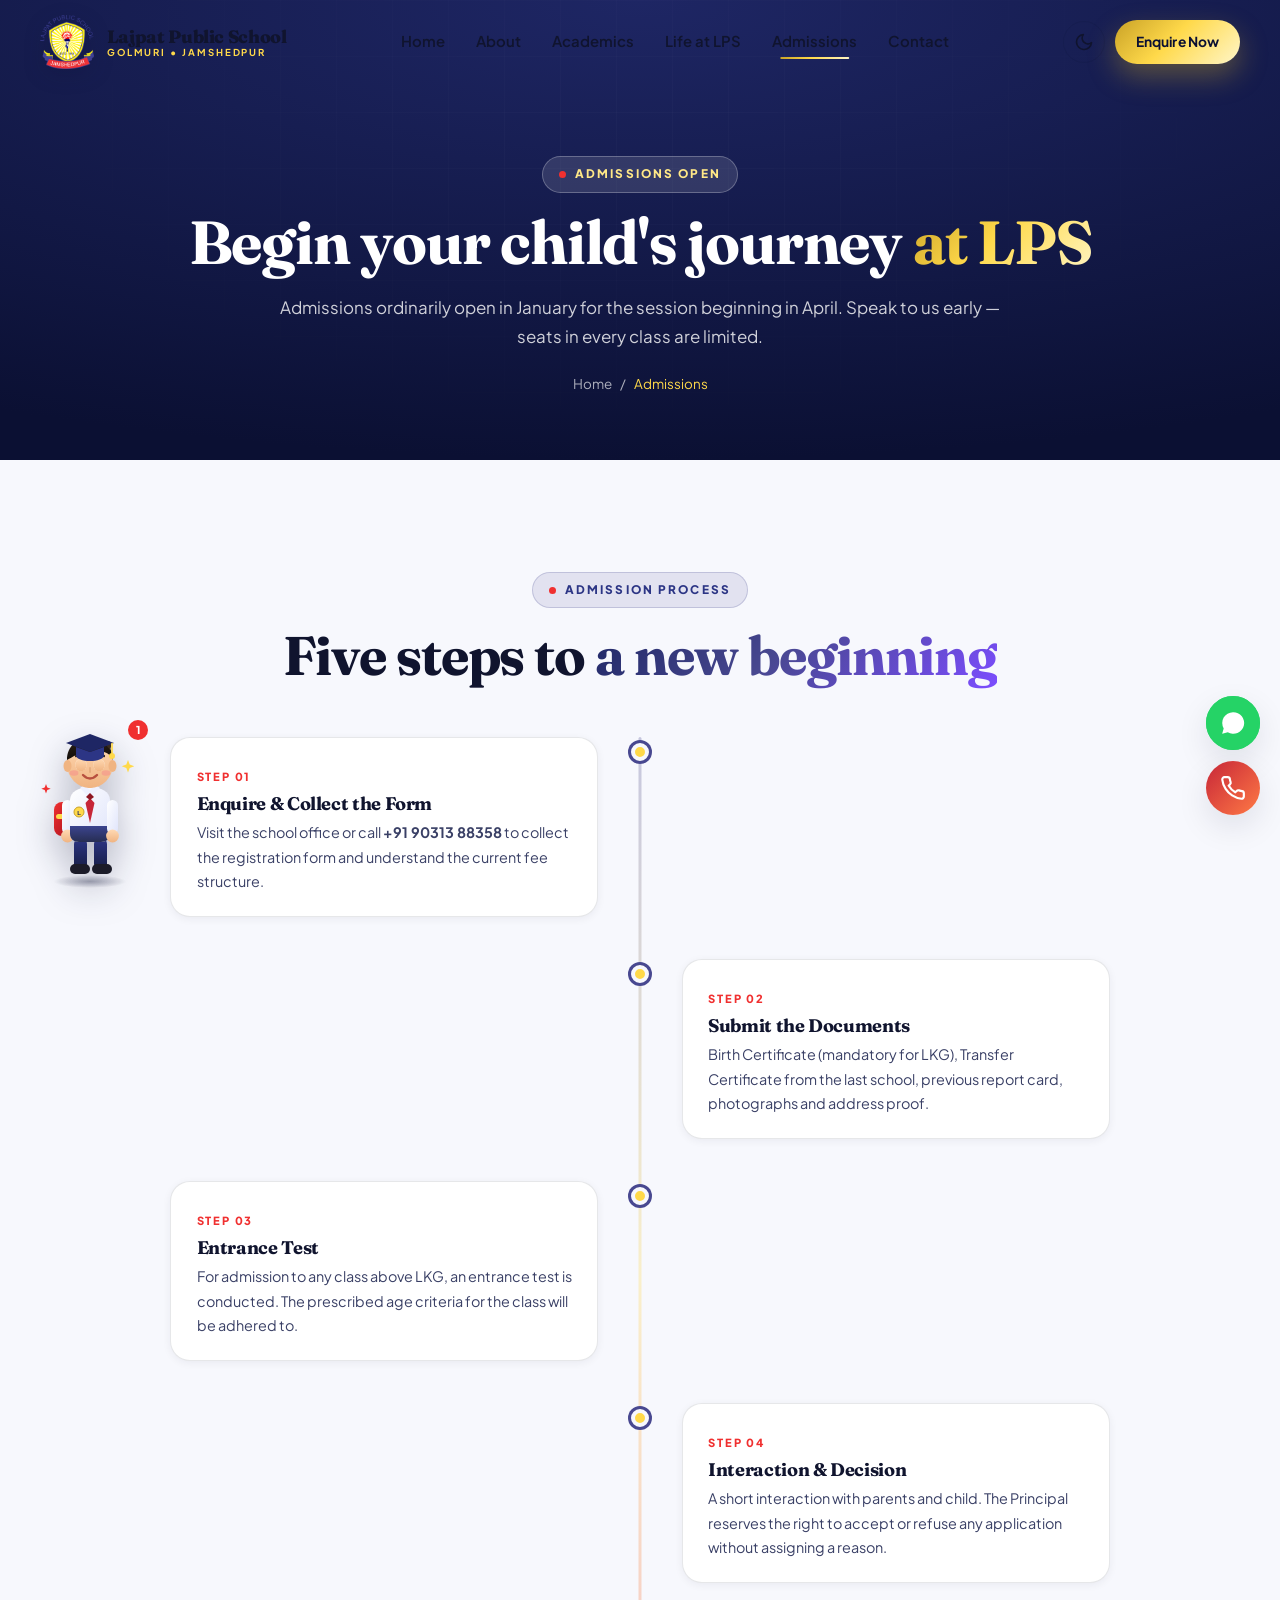
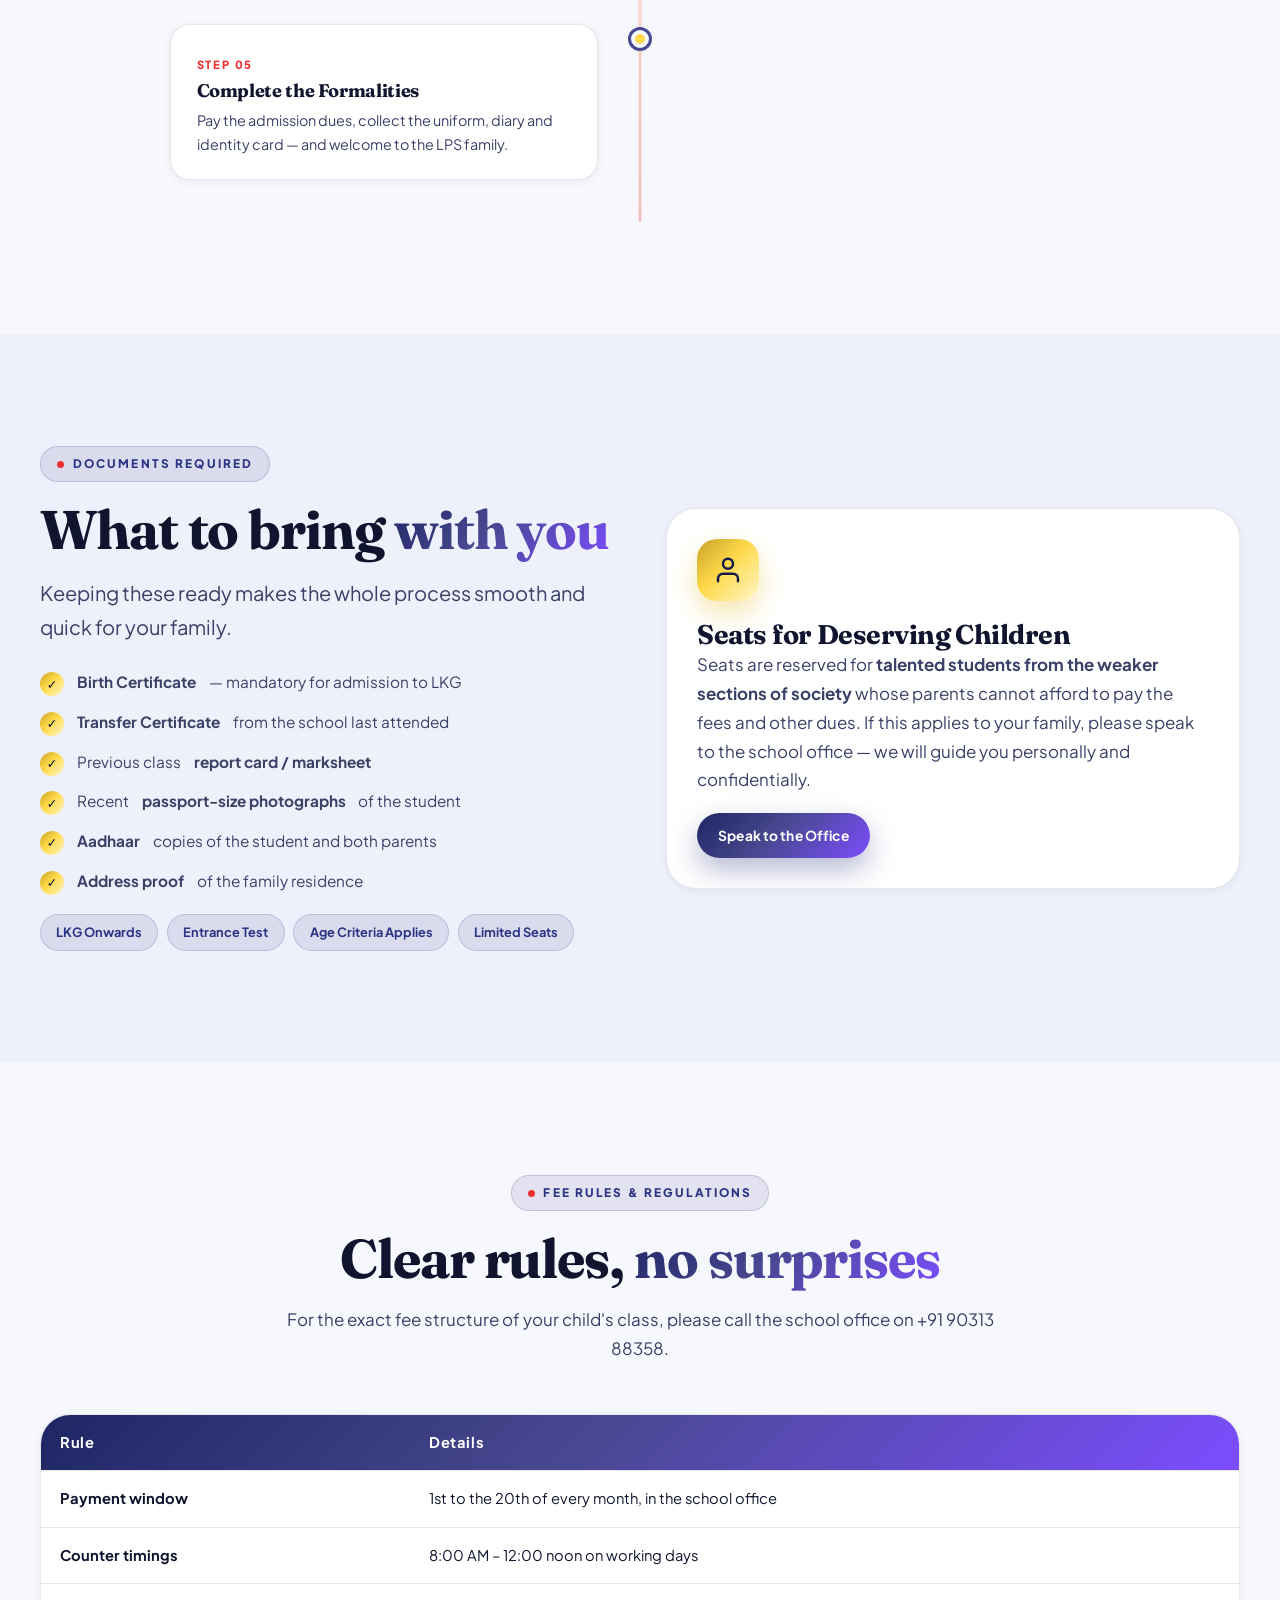
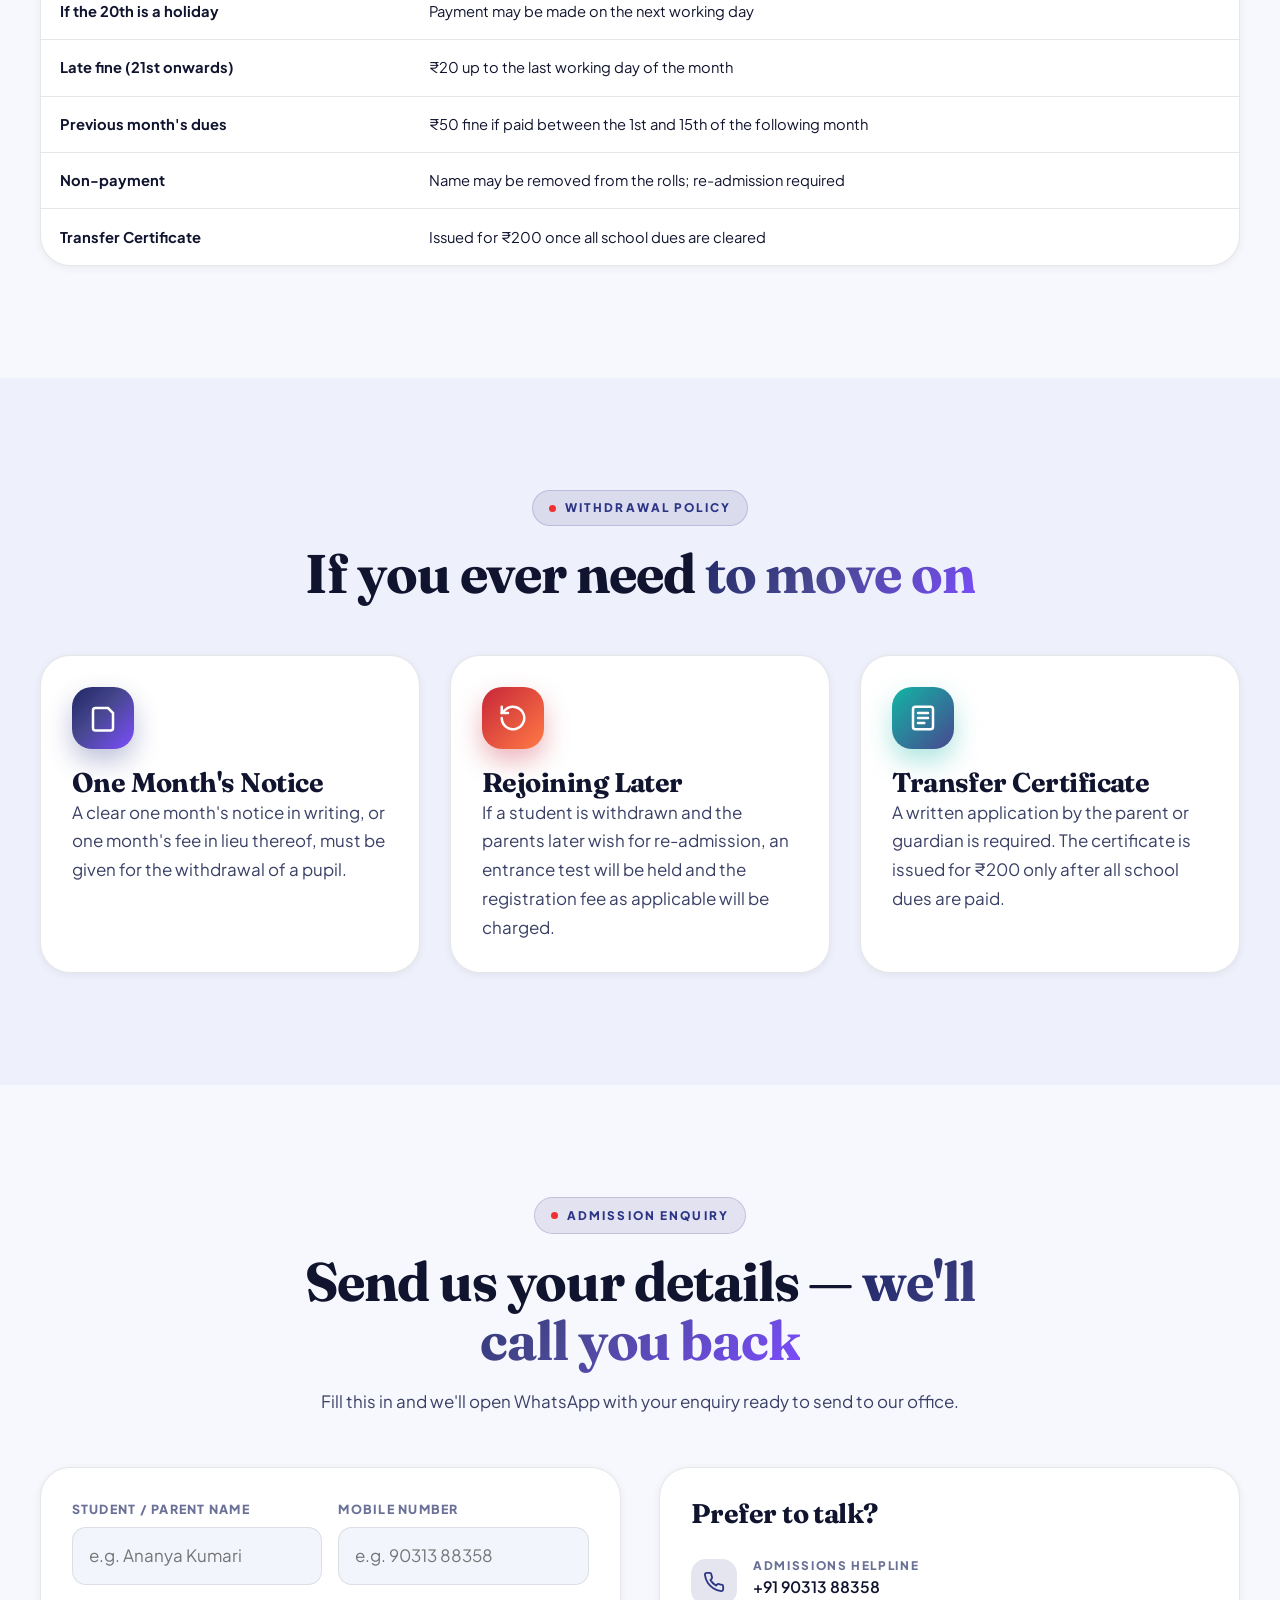
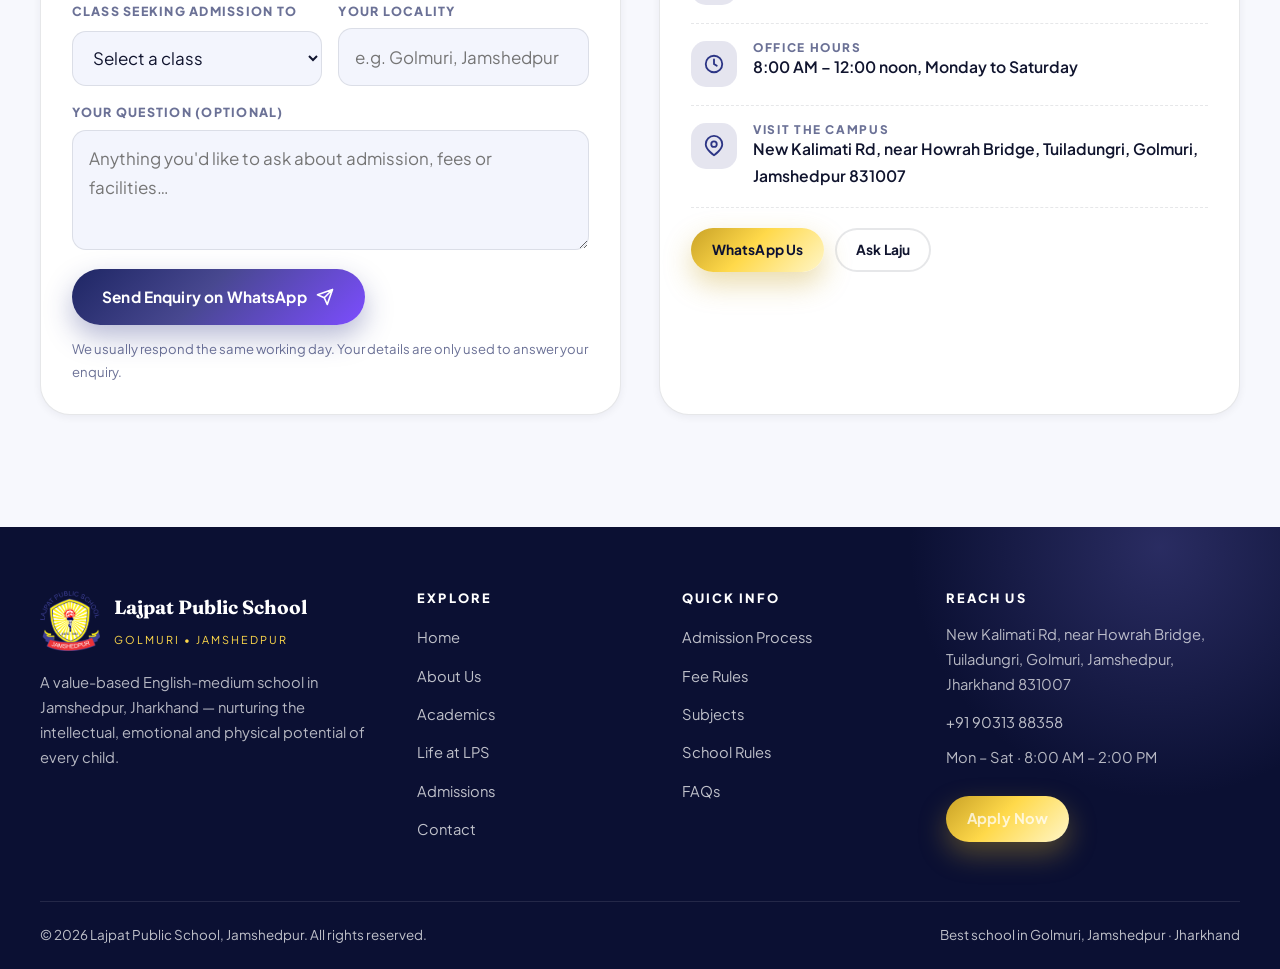
<file: admissions.html>
<!DOCTYPE html>
<html lang="en-IN">
<head>
<meta charset="UTF-8">
<meta name="viewport" content="width=device-width, initial-scale=1, viewport-fit=cover">
<meta name="theme-color" content="#0b1033">

<title>Admissions Open 2026 | Lajpat Public School Jamshedpur, Golmuri</title>
<meta name="description" content="Admissions open at Lajpat Public School, Golmuri, Jamshedpur. Know the admission process, documents required, entrance test, fee rules and withdrawal policy. Enquire on +91 90313 88358.">
<meta name="keywords" content="school admission Jamshedpur, admission open Jamshedpur school, Lajpat Public School admission, LKG admission Jamshedpur, school fees Golmuri, entrance test Jamshedpur school, best school admission Jharkhand">
<meta name="robots" content="index, follow, max-image-preview:large">
<meta name="geo.region" content="IN-JH">
<meta name="geo.placename" content="Jamshedpur, Jharkhand">
<link rel="canonical" href="https://www.lajpatpublicschool.in/admissions.html">

<meta property="og:type" content="article">
<meta property="og:title" content="Admissions Open | Lajpat Public School Jamshedpur">
<meta property="og:description" content="Admission process, documents, entrance test and fee rules at Lajpat Public School, Golmuri, Jamshedpur.">
<meta property="og:url" content="https://www.lajpatpublicschool.in/admissions.html">
<meta property="og:image" content="https://www.lajpatpublicschool.in/assets/img/logo.png">
<meta name="twitter:card" content="summary_large_image">

<link rel="icon" type="image/png" href="assets/img/logo.png">
<link rel="apple-touch-icon" href="assets/img/logo.png">
<link rel="manifest" href="site.webmanifest">
<link rel="preconnect" href="https://fonts.googleapis.com">
<link rel="preconnect" href="https://fonts.gstatic.com" crossorigin>
<link href="https://fonts.googleapis.com/css2?family=Fraunces:opsz,wght@9..144,600;9..144,700;9..144,800&family=Plus+Jakarta+Sans:wght@400;500;600;700;800&display=swap" rel="stylesheet">
<link rel="stylesheet" href="assets/css/style.css">
<link rel="stylesheet" href="assets/css/laju.css">

<script type="application/ld+json">
{
  "@context": "https://schema.org",
  "@type": "BreadcrumbList",
  "itemListElement": [
    { "@type": "ListItem", "position": 1, "name": "Home", "item": "https://www.lajpatpublicschool.in/" },
    { "@type": "ListItem", "position": 2, "name": "Admissions", "item": "https://www.lajpatpublicschool.in/admissions.html" }
  ]
}
</script>
<script type="application/ld+json">
{
  "@context": "https://schema.org",
  "@type": "HowTo",
  "name": "How to apply for admission at Lajpat Public School, Jamshedpur",
  "description": "Step by step admission process for Lajpat Public School, Golmuri, Jamshedpur, Jharkhand.",
  "totalTime": "P7D",
  "step": [
    { "@type": "HowToStep", "position": 1, "name": "Enquire and collect the form", "text": "Visit the school office or call +91 90313 88358 to collect the registration form and understand the fee structure." },
    { "@type": "HowToStep", "position": 2, "name": "Submit documents", "text": "Submit the birth certificate (mandatory for LKG), transfer certificate from the previous school, last report card, photographs and address proof." },
    { "@type": "HowToStep", "position": 3, "name": "Appear for the entrance test", "text": "For admission to classes above LKG an entrance test is conducted and the age criteria for the class is adhered to." },
    { "@type": "HowToStep", "position": 4, "name": "Interaction and confirmation", "text": "A short interaction is held with parents and the child. The Principal reserves the right to accept or refuse any application." },
    { "@type": "HowToStep", "position": 5, "name": "Complete admission formalities", "text": "Pay the admission dues and collect the uniform, diary and identity card." }
  ]
}
</script>
</head>

<body class="inner-page">
<a class="skip-link" href="#main">Skip to main content</a>
<div class="progress" aria-hidden="true"></div>

<header class="header">
  <div class="header__inner">
    <a class="brand" href="index.html" aria-label="Lajpat Public School home">
      <img class="brand__logo" src="assets/img/logo.png" alt="Lajpat Public School Jamshedpur logo" width="54" height="54">
      <span class="brand__text"><span class="brand__name">Lajpat Public School</span><span class="brand__tag">Golmuri • Jamshedpur</span></span>
    </a>
    <nav class="nav" aria-label="Primary">
      <a class="nav__link" href="index.html">Home</a>
      <a class="nav__link" href="about.html">About</a>
      <a class="nav__link" href="academics.html">Academics</a>
      <a class="nav__link" href="facilities.html">Life at LPS</a>
      <a class="nav__link" href="admissions.html">Admissions</a>
      <a class="nav__link" href="contact.html">Contact</a>
    </nav>
    <div class="header__actions">
      <button class="icon-btn theme-toggle" type="button" aria-label="Switch colour theme">
        <svg class="moon" viewBox="0 0 24 24" fill="none" stroke="currentColor" stroke-width="2" stroke-linecap="round" stroke-linejoin="round"><path d="M21 12.8A9 9 0 1 1 11.2 3a7 7 0 0 0 9.8 9.8z"/></svg>
        <svg class="sun" viewBox="0 0 24 24" fill="none" stroke="currentColor" stroke-width="2" stroke-linecap="round"><circle cx="12" cy="12" r="4.5"/><path d="M12 2v2M12 20v2M2 12h2M20 12h2M4.9 4.9l1.4 1.4M17.7 17.7l1.4 1.4M19.1 4.9l-1.4 1.4M6.3 17.7l-1.4 1.4"/></svg>
      </button>
      <a class="btn btn--gold btn--sm" href="#enquiry">Enquire Now</a>
      <button class="burger icon-btn" type="button" aria-label="Open menu" aria-expanded="false" aria-controls="drawer"><span></span><span></span><span></span></button>
    </div>
  </div>
</header>

<div class="drawer" id="drawer">
  <nav class="drawer__nav" aria-label="Mobile">
    <a href="index.html">Home</a><a href="about.html">About Us</a><a href="academics.html">Academics</a>
    <a href="facilities.html">Life at LPS</a><a href="admissions.html">Admissions</a><a href="contact.html">Contact</a>
    <div class="drawer__cta">
      <a class="btn btn--gold" href="tel:+919031388358">Call Now</a>
      <a class="btn btn--ghost" style="color:#fff;box-shadow:inset 0 0 0 2px rgba(255,255,255,.4)" href="https://wa.me/919031388358" target="_blank" rel="noopener">WhatsApp</a>
    </div>
  </nav>
</div>

<main id="main">

<section class="page-hero">
  <div class="wrap">
    <span class="eyebrow" style="background:rgba(255,255,255,.12);color:#ffe887;border-color:rgba(255,255,255,.26)">Admissions Open</span>
    <h1>Begin your child's journey <span class="text-gold">at LPS</span></h1>
    <p>Admissions ordinarily open in January for the session beginning in April. Speak to us early — seats in every class are limited.</p>
    <nav class="crumbs" aria-label="Breadcrumb"><a href="index.html">Home</a> / <span>Admissions</span></nav>
  </div>
</section>

<section class="section" id="process">
  <div class="wrap">
    <div class="sec-head center reveal">
      <span class="eyebrow">Admission Process</span>
      <h2>Five steps to <span class="text-grad">a new beginning</span></h2>
    </div>
    <ol class="timeline">
      <li class="tl-item reveal"><div class="tl-card"><span class="tl-step">Step 01</span><h3>Enquire &amp; Collect the Form</h3><p>Visit the school office or call <a href="tel:+919031388358"><strong>+91 90313 88358</strong></a> to collect the registration form and understand the current fee structure.</p></div></li>
      <li class="tl-item reveal"><div class="tl-card"><span class="tl-step">Step 02</span><h3>Submit the Documents</h3><p>Birth Certificate (mandatory for LKG), Transfer Certificate from the last school, previous report card, photographs and address proof.</p></div></li>
      <li class="tl-item reveal"><div class="tl-card"><span class="tl-step">Step 03</span><h3>Entrance Test</h3><p>For admission to any class above LKG, an entrance test is conducted. The prescribed age criteria for the class will be adhered to.</p></div></li>
      <li class="tl-item reveal"><div class="tl-card"><span class="tl-step">Step 04</span><h3>Interaction &amp; Decision</h3><p>A short interaction with parents and child. The Principal reserves the right to accept or refuse any application without assigning a reason.</p></div></li>
      <li class="tl-item reveal"><div class="tl-card"><span class="tl-step">Step 05</span><h3>Complete the Formalities</h3><p>Pay the admission dues, collect the uniform, diary and identity card — and welcome to the LPS family.</p></div></li>
    </ol>
  </div>
</section>

<section class="section section--alt" id="documents">
  <div class="wrap split">
    <div class="split__body reveal" data-dir="left">
      <span class="eyebrow">Documents Required</span>
      <h2>What to bring <span class="text-grad">with you</span></h2>
      <p class="lead" style="margin-top:1rem">Keeping these ready makes the whole process smooth and quick for your family.</p>
      <ul class="check-list">
        <li><strong>Birth Certificate</strong> — mandatory for admission to LKG</li>
        <li><strong>Transfer Certificate</strong> from the school last attended</li>
        <li>Previous class <strong>report card / marksheet</strong></li>
        <li>Recent <strong>passport-size photographs</strong> of the student</li>
        <li><strong>Aadhaar</strong> copies of the student and both parents</li>
        <li><strong>Address proof</strong> of the family residence</li>
      </ul>
      <div class="chips">
        <span class="chip">LKG Onwards</span>
        <span class="chip">Entrance Test</span>
        <span class="chip">Age Criteria Applies</span>
        <span class="chip">Limited Seats</span>
      </div>
    </div>

    <div class="split__media reveal" data-dir="right">
      <article class="card">
        <div class="icon-orb gold"><svg viewBox="0 0 24 24" fill="none" stroke="currentColor" stroke-width="2" stroke-linecap="round"><path d="M20 21v-2a4 4 0 0 0-4-4H8a4 4 0 0 0-4 4v2"/><circle cx="12" cy="7" r="4"/></svg></div>
        <h3>Seats for Deserving Children</h3>
        <p>Seats are reserved for <strong>talented students from the weaker sections of society</strong> whose parents cannot afford to pay the fees and other dues. If this applies to your family, please speak to the school office — we will guide you personally and confidentially.</p>
        <a class="btn btn--primary btn--sm" style="margin-top:1.2rem" href="tel:+919031388358">Speak to the Office</a>
      </article>
    </div>
  </div>
</section>

<section class="section" id="fees">
  <div class="wrap">
    <div class="sec-head center reveal">
      <span class="eyebrow">Fee Rules &amp; Regulations</span>
      <h2>Clear rules, <span class="text-grad">no surprises</span></h2>
      <p>For the exact fee structure of your child's class, please call the school office on +91 90313 88358.</p>
    </div>
    <div class="table-wrap reveal">
      <table>
        <caption class="sr-only">Fee payment rules at Lajpat Public School Jamshedpur</caption>
        <thead><tr><th scope="col">Rule</th><th scope="col">Details</th></tr></thead>
        <tbody>
          <tr><td>Payment window</td><td>1st to the 20th of every month, in the school office</td></tr>
          <tr><td>Counter timings</td><td>8:00 AM – 12:00 noon on working days</td></tr>
          <tr><td>If the 20th is a holiday</td><td>Payment may be made on the next working day</td></tr>
          <tr><td>Late fine (21st onwards)</td><td>₹20 up to the last working day of the month</td></tr>
          <tr><td>Previous month's dues</td><td>₹50 fine if paid between the 1st and 15th of the following month</td></tr>
          <tr><td>Non-payment</td><td>Name may be removed from the rolls; re-admission required</td></tr>
          <tr><td>Transfer Certificate</td><td>Issued for ₹200 once all school dues are cleared</td></tr>
        </tbody>
      </table>
    </div>
  </div>
</section>

<section class="section section--alt" id="withdrawal">
  <div class="wrap">
    <div class="sec-head center reveal">
      <span class="eyebrow">Withdrawal Policy</span>
      <h2>If you ever need <span class="text-grad">to move on</span></h2>
    </div>
    <div class="grid g-3" data-stagger>
      <article class="card reveal">
        <div class="icon-orb"><svg viewBox="0 0 24 24" fill="none" stroke="currentColor" stroke-width="2" stroke-linecap="round"><path d="M8 4h8l4 4v12a2 2 0 0 1-2 2H6a2 2 0 0 1-2-2V6a2 2 0 0 1 2-2z"/></svg></div>
        <h3>One Month's Notice</h3>
        <p>A clear one month's notice in writing, or one month's fee in lieu thereof, must be given for the withdrawal of a pupil.</p>
      </article>
      <article class="card reveal">
        <div class="icon-orb hot"><svg viewBox="0 0 24 24" fill="none" stroke="currentColor" stroke-width="2" stroke-linecap="round"><path d="M3 12a9 9 0 1 0 3-6.7L3 8"/><path d="M3 3v5h5"/></svg></div>
        <h3>Rejoining Later</h3>
        <p>If a student is withdrawn and the parents later wish for re-admission, an entrance test will be held and the registration fee as applicable will be charged.</p>
      </article>
      <article class="card reveal">
        <div class="icon-orb cool"><svg viewBox="0 0 24 24" fill="none" stroke="currentColor" stroke-width="2" stroke-linecap="round"><rect x="4" y="3" width="16" height="18" rx="2"/><path d="M8 8h8M8 12h8M8 16h5"/></svg></div>
        <h3>Transfer Certificate</h3>
        <p>A written application by the parent or guardian is required. The certificate is issued for ₹200 only after all school dues are paid.</p>
      </article>
    </div>
  </div>
</section>

<section class="section" id="enquiry">
  <div class="wrap">
    <div class="sec-head center reveal">
      <span class="eyebrow">Admission Enquiry</span>
      <h2>Send us your details — <span class="text-grad">we'll call you back</span></h2>
      <p>Fill this in and we'll open WhatsApp with your enquiry ready to send to our office.</p>
    </div>

    <div class="contact-grid">
      <form class="card reveal" data-dir="left" data-form novalidate>
        <div class="form-grid">
          <div class="field">
            <label for="f-name">Student / Parent Name</label>
            <input id="f-name" name="name" type="text" required placeholder="e.g. Ananya Kumari">
          </div>
          <div class="field">
            <label for="f-phone">Mobile Number</label>
            <input id="f-phone" name="phone" type="tel" required placeholder="e.g. 90313 88358" pattern="[0-9+ ]{8,15}">
          </div>
          <div class="field">
            <label for="f-class">Class Seeking Admission To</label>
            <select id="f-class" name="class">
              <option value="">Select a class</option>
              <option>LKG</option><option>UKG</option>
              <option>Class I</option><option>Class II</option><option>Class III</option>
              <option>Class IV</option><option>Class V</option><option>Class VI</option>
              <option>Class VII</option><option>Class VIII</option><option>Class IX</option>
              <option>Class X</option>
            </select>
          </div>
          <div class="field">
            <label for="f-locality">Your Locality</label>
            <input id="f-locality" name="locality" type="text" placeholder="e.g. Golmuri, Jamshedpur">
          </div>
          <div class="field full">
            <label for="f-msg">Your Question (optional)</label>
            <textarea id="f-msg" name="message" placeholder="Anything you'd like to ask about admission, fees or facilities…"></textarea>
          </div>
        </div>
        <button class="btn btn--primary" type="submit" style="margin-top:1.2rem">
          Send Enquiry on WhatsApp
          <svg viewBox="0 0 24 24" fill="none" stroke="currentColor" stroke-width="2.2" stroke-linecap="round" stroke-linejoin="round"><path d="M22 2L11 13M22 2l-7 20-4-9-9-4z"/></svg>
        </button>
        <p class="form-note form-status">We usually respond the same working day. Your details are only used to answer your enquiry.</p>
      </form>

      <div class="card reveal" data-dir="right">
        <h3 style="margin-bottom:.8rem">Prefer to talk?</h3>
        <div class="info-row">
          <span class="ic"><svg viewBox="0 0 24 24" fill="none" stroke="currentColor" stroke-width="2" stroke-linecap="round"><path d="M22 16.9v3a2 2 0 0 1-2.2 2 19.8 19.8 0 0 1-8.6-3.1 19.5 19.5 0 0 1-6-6A19.8 19.8 0 0 1 2.1 4.2 2 2 0 0 1 4.1 2h3a2 2 0 0 1 2 1.7c.1 1 .4 1.9.7 2.8a2 2 0 0 1-.5 2.1L8.1 9.9a16 16 0 0 0 6 6l1.3-1.2a2 2 0 0 1 2.1-.5c.9.3 1.8.6 2.8.7a2 2 0 0 1 1.7 2z"/></svg></span>
          <div><h4>Admissions Helpline</h4><a href="tel:+919031388358">+91 90313 88358</a></div>
        </div>
        <div class="info-row">
          <span class="ic"><svg viewBox="0 0 24 24" fill="none" stroke="currentColor" stroke-width="2" stroke-linecap="round"><circle cx="12" cy="12" r="9"/><path d="M12 7v5l3 2"/></svg></span>
          <div><h4>Office Hours</h4><p>8:00 AM – 12:00 noon, Monday to Saturday</p></div>
        </div>
        <div class="info-row">
          <span class="ic"><svg viewBox="0 0 24 24" fill="none" stroke="currentColor" stroke-width="2" stroke-linecap="round"><path d="M21 10c0 6-9 12-9 12s-9-6-9-12a9 9 0 0 1 18 0z"/><circle cx="12" cy="10" r="3"/></svg></span>
          <div><h4>Visit the Campus</h4><p>New Kalimati Rd, near Howrah Bridge, Tuiladungri, Golmuri, Jamshedpur 831007</p></div>
        </div>
        <div style="display:flex;gap:.7rem;flex-wrap:wrap;margin-top:1.2rem">
          <a class="btn btn--gold btn--sm" href="https://wa.me/919031388358" target="_blank" rel="noopener">WhatsApp Us</a>
          <button class="btn btn--ghost btn--sm" type="button" data-laju-open="Tell me about the admission process">Ask Laju</button>
        </div>
      </div>
    </div>
  </div>
</section>

</main>

<footer class="footer">
  <div class="wrap">
    <div class="footer__grid">
      <div>
        <div class="footer__brand">
          <img src="assets/img/logo.png" alt="Lajpat Public School logo" width="60" height="60" loading="lazy">
          <div><strong>Lajpat Public School</strong><span>Golmuri • Jamshedpur</span></div>
        </div>
        <p style="color:rgba(255,255,255,.7);font-size:.92rem">A value-based English-medium school in Jamshedpur, Jharkhand — nurturing the intellectual, emotional and physical potential of every child.</p>
      </div>
      <div><h4>Explore</h4><ul>
        <li><a href="index.html">Home</a></li><li><a href="about.html">About Us</a></li>
        <li><a href="academics.html">Academics</a></li><li><a href="facilities.html">Life at LPS</a></li>
        <li><a href="admissions.html">Admissions</a></li><li><a href="contact.html">Contact</a></li></ul></div>
      <div><h4>Quick Info</h4><ul>
        <li><a href="admissions.html#process">Admission Process</a></li><li><a href="admissions.html#fees">Fee Rules</a></li>
        <li><a href="academics.html#subjects">Subjects</a></li><li><a href="about.html#rules">School Rules</a></li>
        <li><a href="index.html#faq">FAQs</a></li></ul></div>
      <div><h4>Reach Us</h4><ul>
        <li style="color:rgba(255,255,255,.7);font-size:.92rem">New Kalimati Rd, near Howrah Bridge, Tuiladungri, Golmuri, Jamshedpur, Jharkhand 831007</li>
        <li><a href="tel:+919031388358">+91 90313 88358</a></li>
        <li style="color:rgba(255,255,255,.7);font-size:.92rem">Mon – Sat · 8:00 AM – 2:00 PM</li></ul>
        <a class="btn btn--gold btn--sm" style="margin-top:1rem" href="#enquiry">Apply Now</a></div>
    </div>
    <div class="footer__bottom">
      <span>© <span data-year>2026</span> Lajpat Public School, Jamshedpur. All rights reserved.</span>
      <span>Best school in Golmuri, Jamshedpur · Jharkhand</span>
    </div>
  </div>
</footer>

<div class="fab-stack">
  <a class="fab fab--wa" href="https://wa.me/919031388358" target="_blank" rel="noopener" data-tip="Chat on WhatsApp" aria-label="Chat with us on WhatsApp">
    <svg viewBox="0 0 24 24" fill="currentColor"><path d="M17.5 14.4c-.3-.2-1.7-.9-2-1s-.5-.1-.7.2-.7 1-.9 1.2-.4.2-.7 0a8 8 0 0 1-2.4-1.5 9 9 0 0 1-1.6-2c-.2-.3 0-.5.1-.7l.5-.6.3-.5v-.5l-1-2.3c-.2-.6-.5-.5-.7-.5h-.6a1.2 1.2 0 0 0-.8.4A3.4 3.4 0 0 0 6 9c0 1.5 1.1 3 1.2 3.2a12 12 0 0 0 4.6 4 15 15 0 0 0 1.6.6 3.7 3.7 0 0 0 1.7.1 2.8 2.8 0 0 0 1.9-1.3 2.3 2.3 0 0 0 .2-1.3zM12 2a10 10 0 0 0-8.6 15L2 22l5.2-1.4A10 10 0 1 0 12 2z"/></svg>
  </a>
  <a class="fab fab--call" href="tel:+919031388358" data-tip="Call the school" aria-label="Call Lajpat Public School">
    <svg viewBox="0 0 24 24" fill="none" stroke="currentColor" stroke-width="2" stroke-linecap="round"><path d="M22 16.9v3a2 2 0 0 1-2.2 2 19.8 19.8 0 0 1-8.6-3.1 19.5 19.5 0 0 1-6-6A19.8 19.8 0 0 1 2.1 4.2 2 2 0 0 1 4.1 2h3a2 2 0 0 1 2 1.7c.1 1 .4 1.9.7 2.8a2 2 0 0 1-.5 2.1L8.1 9.9a16 16 0 0 0 6 6l1.3-1.2a2 2 0 0 1 2.1-.5c.9.3 1.8.6 2.8.7a2 2 0 0 1 1.7 2z"/></svg>
  </a>
  <button class="fab fab--top" type="button" data-tip="Back to top" aria-label="Back to top">
    <svg viewBox="0 0 24 24" fill="none" stroke="currentColor" stroke-width="2.4" stroke-linecap="round" stroke-linejoin="round"><path d="M12 19V5M5 12l7-7 7 7"/></svg>
  </button>
</div>

<script src="assets/js/main.js" defer></script>
<script src="assets/js/laju.js" defer></script>
</body>
</html>
</file>
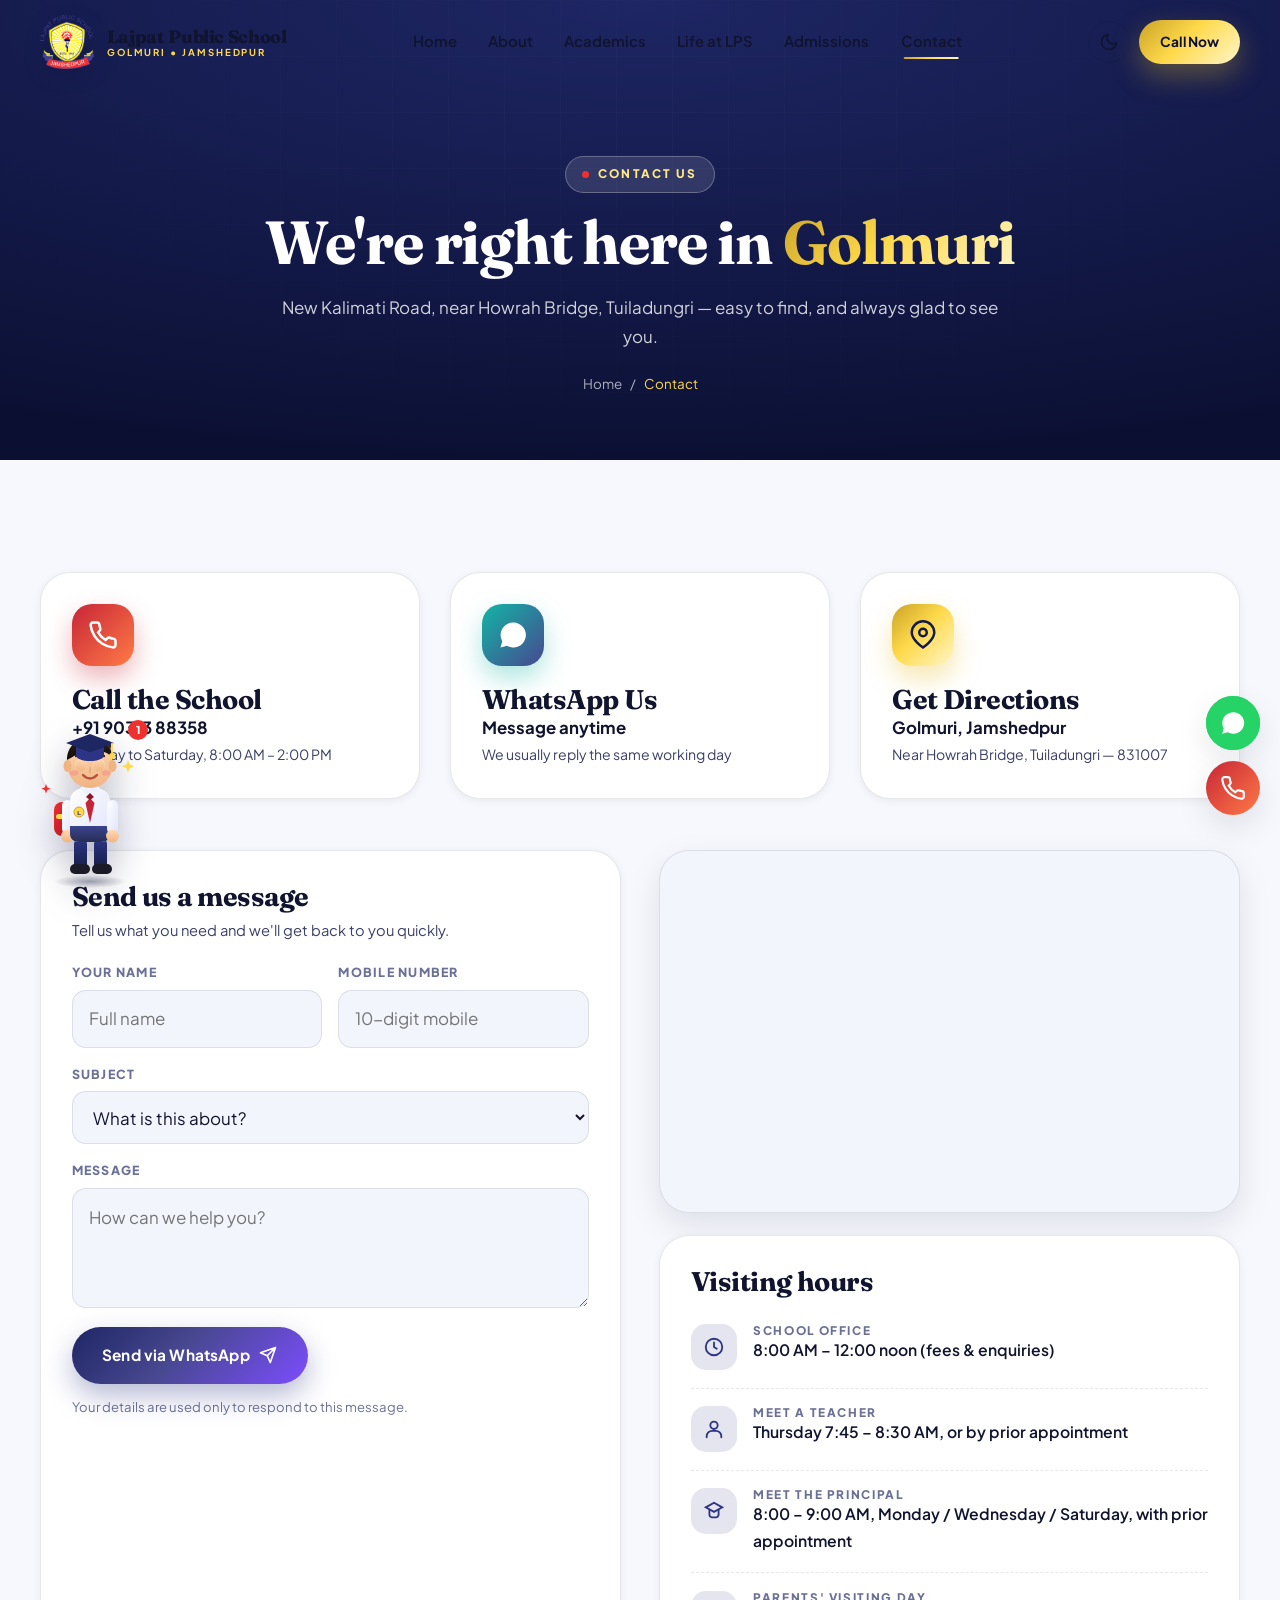
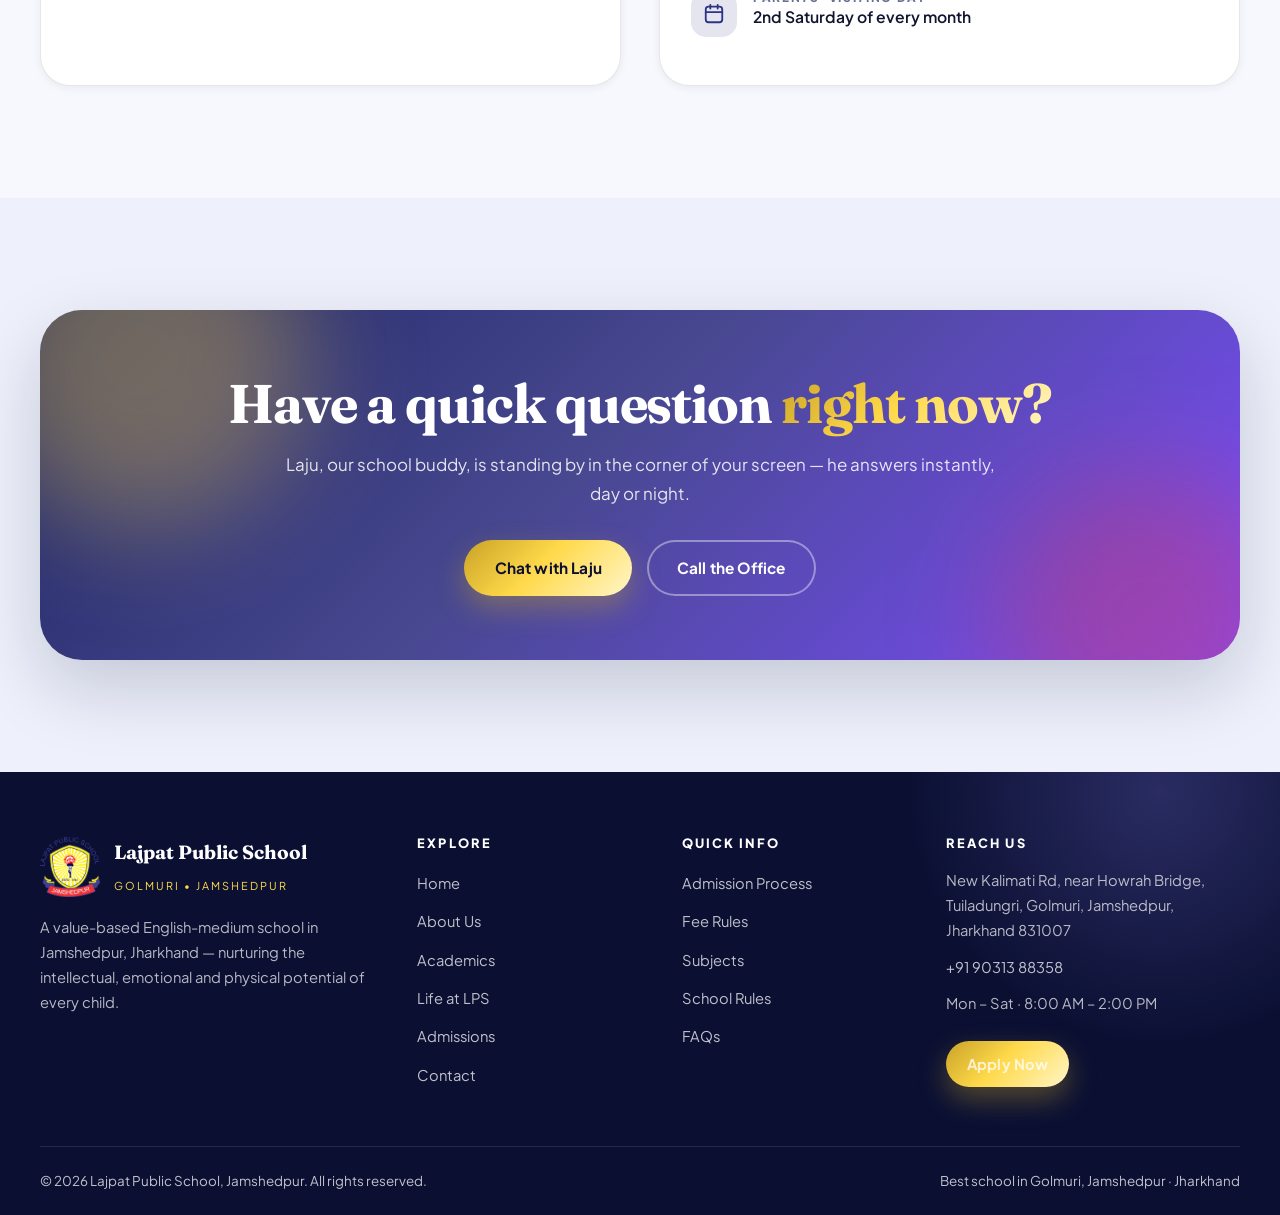
<file: contact.html>
<!DOCTYPE html>
<html lang="en-IN">
<head>
<meta charset="UTF-8">
<meta name="viewport" content="width=device-width, initial-scale=1, viewport-fit=cover">
<meta name="theme-color" content="#0b1033">

<title>Contact Lajpat Public School, Golmuri, Jamshedpur</title>
<meta name="description" content="Contact Lajpat Public School, New Kalimati Rd, near Howrah Bridge, Tuiladungri, Golmuri, Jamshedpur, Jharkhand 831007. Call +91 90313 88358. Office hours 8 AM to 12 noon, Monday to Saturday.">
<meta name="keywords" content="contact Lajpat Public School, school phone number Jamshedpur, school address Golmuri, Lajpat Public School Jamshedpur contact, school near Howrah Bridge Jamshedpur">
<meta name="robots" content="index, follow, max-image-preview:large">
<meta name="geo.region" content="IN-JH">
<meta name="geo.placename" content="Jamshedpur, Jharkhand">
<meta name="geo.position" content="22.792200;86.211300">
<meta name="ICBM" content="22.792200, 86.211300">
<link rel="canonical" href="https://www.lajpatpublicschool.in/contact.html">

<meta property="og:type" content="website">
<meta property="og:title" content="Contact Lajpat Public School Jamshedpur">
<meta property="og:description" content="Reach us at Golmuri, Jamshedpur — call +91 90313 88358, Monday to Saturday.">
<meta property="og:url" content="https://www.lajpatpublicschool.in/contact.html">
<meta property="og:image" content="https://www.lajpatpublicschool.in/assets/img/logo.png">
<meta name="twitter:card" content="summary_large_image">

<link rel="icon" type="image/png" href="assets/img/logo.png">
<link rel="apple-touch-icon" href="assets/img/logo.png">
<link rel="manifest" href="site.webmanifest">
<link rel="preconnect" href="https://fonts.googleapis.com">
<link rel="preconnect" href="https://fonts.gstatic.com" crossorigin>
<link href="https://fonts.googleapis.com/css2?family=Fraunces:opsz,wght@9..144,600;9..144,700;9..144,800&family=Plus+Jakarta+Sans:wght@400;500;600;700;800&display=swap" rel="stylesheet">
<link rel="stylesheet" href="assets/css/style.css">
<link rel="stylesheet" href="assets/css/laju.css">

<script type="application/ld+json">
{
  "@context": "https://schema.org",
  "@type": "BreadcrumbList",
  "itemListElement": [
    { "@type": "ListItem", "position": 1, "name": "Home", "item": "https://www.lajpatpublicschool.in/" },
    { "@type": "ListItem", "position": 2, "name": "Contact", "item": "https://www.lajpatpublicschool.in/contact.html" }
  ]
}
</script>
<script type="application/ld+json">
{
  "@context": "https://schema.org",
  "@type": "ContactPage",
  "url": "https://www.lajpatpublicschool.in/contact.html",
  "mainEntity": {
    "@type": "School",
    "name": "Lajpat Public School",
    "telephone": "+91-90313-88358",
    "url": "https://www.lajpatpublicschool.in/",
    "logo": "https://www.lajpatpublicschool.in/assets/img/logo.png",
    "address": {
      "@type": "PostalAddress",
      "streetAddress": "New Kalimati Rd, near Howrah Bridge, Tuiladungri, Golmuri",
      "addressLocality": "Jamshedpur", "addressRegion": "Jharkhand",
      "postalCode": "831007", "addressCountry": "IN"
    },
    "geo": { "@type": "GeoCoordinates", "latitude": 22.7922, "longitude": 86.2113 },
    "openingHoursSpecification": [{
      "@type": "OpeningHoursSpecification",
      "dayOfWeek": ["Monday","Tuesday","Wednesday","Thursday","Friday","Saturday"],
      "opens": "08:00", "closes": "14:00"
    }]
  }
}
</script>
</head>

<body class="inner-page">
<a class="skip-link" href="#main">Skip to main content</a>
<div class="progress" aria-hidden="true"></div>

<header class="header">
  <div class="header__inner">
    <a class="brand" href="index.html" aria-label="Lajpat Public School home">
      <img class="brand__logo" src="assets/img/logo.png" alt="Lajpat Public School Jamshedpur logo" width="54" height="54">
      <span class="brand__text"><span class="brand__name">Lajpat Public School</span><span class="brand__tag">Golmuri • Jamshedpur</span></span>
    </a>
    <nav class="nav" aria-label="Primary">
      <a class="nav__link" href="index.html">Home</a>
      <a class="nav__link" href="about.html">About</a>
      <a class="nav__link" href="academics.html">Academics</a>
      <a class="nav__link" href="facilities.html">Life at LPS</a>
      <a class="nav__link" href="admissions.html">Admissions</a>
      <a class="nav__link" href="contact.html">Contact</a>
    </nav>
    <div class="header__actions">
      <button class="icon-btn theme-toggle" type="button" aria-label="Switch colour theme">
        <svg class="moon" viewBox="0 0 24 24" fill="none" stroke="currentColor" stroke-width="2" stroke-linecap="round" stroke-linejoin="round"><path d="M21 12.8A9 9 0 1 1 11.2 3a7 7 0 0 0 9.8 9.8z"/></svg>
        <svg class="sun" viewBox="0 0 24 24" fill="none" stroke="currentColor" stroke-width="2" stroke-linecap="round"><circle cx="12" cy="12" r="4.5"/><path d="M12 2v2M12 20v2M2 12h2M20 12h2M4.9 4.9l1.4 1.4M17.7 17.7l1.4 1.4M19.1 4.9l-1.4 1.4M6.3 17.7l-1.4 1.4"/></svg>
      </button>
      <a class="btn btn--gold btn--sm" href="tel:+919031388358">Call Now</a>
      <button class="burger icon-btn" type="button" aria-label="Open menu" aria-expanded="false" aria-controls="drawer"><span></span><span></span><span></span></button>
    </div>
  </div>
</header>

<div class="drawer" id="drawer">
  <nav class="drawer__nav" aria-label="Mobile">
    <a href="index.html">Home</a><a href="about.html">About Us</a><a href="academics.html">Academics</a>
    <a href="facilities.html">Life at LPS</a><a href="admissions.html">Admissions</a><a href="contact.html">Contact</a>
    <div class="drawer__cta">
      <a class="btn btn--gold" href="tel:+919031388358">Call Now</a>
      <a class="btn btn--ghost" style="color:#fff;box-shadow:inset 0 0 0 2px rgba(255,255,255,.4)" href="https://wa.me/919031388358" target="_blank" rel="noopener">WhatsApp</a>
    </div>
  </nav>
</div>

<main id="main">

<section class="page-hero">
  <div class="wrap">
    <span class="eyebrow" style="background:rgba(255,255,255,.12);color:#ffe887;border-color:rgba(255,255,255,.26)">Contact Us</span>
    <h1>We're right here in <span class="text-gold">Golmuri</span></h1>
    <p>New Kalimati Road, near Howrah Bridge, Tuiladungri — easy to find, and always glad to see you.</p>
    <nav class="crumbs" aria-label="Breadcrumb"><a href="index.html">Home</a> / <span>Contact</span></nav>
  </div>
</section>

<section class="section">
  <div class="wrap">
    <div class="grid g-3" data-stagger style="margin-bottom:clamp(2rem,4vw,3.4rem)">
      <a class="card reveal" href="tel:+919031388358" data-tilt="6">
        <div class="icon-orb hot"><svg viewBox="0 0 24 24" fill="none" stroke="currentColor" stroke-width="2" stroke-linecap="round"><path d="M22 16.9v3a2 2 0 0 1-2.2 2 19.8 19.8 0 0 1-8.6-3.1 19.5 19.5 0 0 1-6-6A19.8 19.8 0 0 1 2.1 4.2 2 2 0 0 1 4.1 2h3a2 2 0 0 1 2 1.7c.1 1 .4 1.9.7 2.8a2 2 0 0 1-.5 2.1L8.1 9.9a16 16 0 0 0 6 6l1.3-1.2a2 2 0 0 1 2.1-.5c.9.3 1.8.6 2.8.7a2 2 0 0 1 1.7 2z"/></svg></div>
        <h3>Call the School</h3>
        <p style="font-size:1.05rem;font-weight:700;color:var(--ink)">+91 90313 88358</p>
        <p style="font-size:.88rem">Monday to Saturday, 8:00 AM – 2:00 PM</p>
      </a>
      <a class="card reveal" href="https://wa.me/919031388358" target="_blank" rel="noopener" data-tilt="6">
        <div class="icon-orb cool"><svg viewBox="0 0 24 24" fill="currentColor"><path d="M17.5 14.4c-.3-.2-1.7-.9-2-1s-.5-.1-.7.2-.7 1-.9 1.2-.4.2-.7 0a8 8 0 0 1-2.4-1.5 9 9 0 0 1-1.6-2c-.2-.3 0-.5.1-.7l.5-.6.3-.5v-.5l-1-2.3c-.2-.6-.5-.5-.7-.5h-.6a1.2 1.2 0 0 0-.8.4A3.4 3.4 0 0 0 6 9c0 1.5 1.1 3 1.2 3.2a12 12 0 0 0 4.6 4 15 15 0 0 0 1.6.6 3.7 3.7 0 0 0 1.7.1 2.8 2.8 0 0 0 1.9-1.3 2.3 2.3 0 0 0 .2-1.3zM12 2a10 10 0 0 0-8.6 15L2 22l5.2-1.4A10 10 0 1 0 12 2z"/></svg></div>
        <h3>WhatsApp Us</h3>
        <p style="font-size:1.05rem;font-weight:700;color:var(--ink)">Message anytime</p>
        <p style="font-size:.88rem">We usually reply the same working day</p>
      </a>
      <a class="card reveal" href="https://www.google.com/maps/search/?api=1&amp;query=Lajpat+Public+School+Golmuri+Jamshedpur" target="_blank" rel="noopener" data-tilt="6">
        <div class="icon-orb gold"><svg viewBox="0 0 24 24" fill="none" stroke="currentColor" stroke-width="2" stroke-linecap="round"><path d="M21 10c0 6-9 12-9 12s-9-6-9-12a9 9 0 0 1 18 0z"/><circle cx="12" cy="10" r="3"/></svg></div>
        <h3>Get Directions</h3>
        <p style="font-size:1.05rem;font-weight:700;color:var(--ink)">Golmuri, Jamshedpur</p>
        <p style="font-size:.88rem">Near Howrah Bridge, Tuiladungri — 831007</p>
      </a>
    </div>

    <div class="contact-grid">
      <form class="card reveal" data-dir="left" data-form novalidate>
        <h3 style="margin-bottom:.4rem">Send us a message</h3>
        <p style="font-size:.92rem;margin-bottom:1.2rem">Tell us what you need and we'll get back to you quickly.</p>
        <div class="form-grid">
          <div class="field">
            <label for="c-name">Your Name</label>
            <input id="c-name" name="name" type="text" required placeholder="Full name">
          </div>
          <div class="field">
            <label for="c-phone">Mobile Number</label>
            <input id="c-phone" name="phone" type="tel" required placeholder="10-digit mobile" pattern="[0-9+ ]{8,15}">
          </div>
          <div class="field full">
            <label for="c-subject">Subject</label>
            <select id="c-subject" name="class">
              <option value="">What is this about?</option>
              <option>Admission Enquiry</option>
              <option>Fee Related</option>
              <option>Academics</option>
              <option>Transfer Certificate</option>
              <option>Meeting the Principal</option>
              <option>Other</option>
            </select>
          </div>
          <div class="field full">
            <label for="c-msg">Message</label>
            <textarea id="c-msg" name="message" required placeholder="How can we help you?"></textarea>
          </div>
        </div>
        <button class="btn btn--primary" type="submit" style="margin-top:1.2rem">
          Send via WhatsApp
          <svg viewBox="0 0 24 24" fill="none" stroke="currentColor" stroke-width="2.2" stroke-linecap="round" stroke-linejoin="round"><path d="M22 2L11 13M22 2l-7 20-4-9-9-4z"/></svg>
        </button>
        <p class="form-note form-status">Your details are used only to respond to this message.</p>
      </form>

      <div class="reveal" data-dir="right">
        <div class="map-embed" style="margin-bottom:1.4rem">
          <iframe title="Map showing Lajpat Public School, Golmuri, Jamshedpur, Jharkhand" loading="lazy" referrerpolicy="no-referrer-when-downgrade"
            src="https://maps.google.com/maps?q=Lajpat%20Public%20School%20Golmuri%20Jamshedpur&t=&z=15&ie=UTF8&iwloc=&output=embed"></iframe>
        </div>
        <div class="card">
          <h3 style="margin-bottom:.6rem">Visiting hours</h3>
          <div class="info-row">
            <span class="ic"><svg viewBox="0 0 24 24" fill="none" stroke="currentColor" stroke-width="2" stroke-linecap="round"><circle cx="12" cy="12" r="9"/><path d="M12 7v5l3 2"/></svg></span>
            <div><h4>School Office</h4><p>8:00 AM – 12:00 noon (fees &amp; enquiries)</p></div>
          </div>
          <div class="info-row">
            <span class="ic"><svg viewBox="0 0 24 24" fill="none" stroke="currentColor" stroke-width="2" stroke-linecap="round"><circle cx="12" cy="8" r="4"/><path d="M4 21v-1a6 6 0 0 1 6-6h4a6 6 0 0 1 6 6v1"/></svg></span>
            <div><h4>Meet a Teacher</h4><p>Thursday 7:45 – 8:30 AM, or by prior appointment</p></div>
          </div>
          <div class="info-row">
            <span class="ic"><svg viewBox="0 0 24 24" fill="none" stroke="currentColor" stroke-width="2" stroke-linecap="round"><path d="M12 3l9 5-9 5-9-5z"/><path d="M7 11v5c0 1.7 2.2 3 5 3s5-1.3 5-3v-5"/></svg></span>
            <div><h4>Meet the Principal</h4><p>8:00 – 9:00 AM, Monday / Wednesday / Saturday, with prior appointment</p></div>
          </div>
          <div class="info-row">
            <span class="ic"><svg viewBox="0 0 24 24" fill="none" stroke="currentColor" stroke-width="2" stroke-linecap="round"><rect x="3" y="4" width="18" height="17" rx="3"/><path d="M8 2v4M16 2v4M3 10h18"/></svg></span>
            <div><h4>Parents' Visiting Day</h4><p>2nd Saturday of every month</p></div>
          </div>
        </div>
      </div>
    </div>
  </div>
</section>

<section class="section section--alt">
  <div class="wrap">
    <div class="cta-band reveal" data-dir="zoom">
      <h2>Have a quick question <span class="text-gold">right now?</span></h2>
      <p>Laju, our school buddy, is standing by in the corner of your screen — he answers instantly, day or night.</p>
      <div class="hero__cta">
        <button class="btn btn--gold" type="button" data-laju-open="true">Chat with Laju</button>
        <a class="btn btn--ghost" style="color:#fff;box-shadow:inset 0 0 0 2px rgba(255,255,255,.4)" href="tel:+919031388358">Call the Office</a>
      </div>
    </div>
  </div>
</section>

</main>

<footer class="footer">
  <div class="wrap">
    <div class="footer__grid">
      <div>
        <div class="footer__brand">
          <img src="assets/img/logo.png" alt="Lajpat Public School logo" width="60" height="60" loading="lazy">
          <div><strong>Lajpat Public School</strong><span>Golmuri • Jamshedpur</span></div>
        </div>
        <p style="color:rgba(255,255,255,.7);font-size:.92rem">A value-based English-medium school in Jamshedpur, Jharkhand — nurturing the intellectual, emotional and physical potential of every child.</p>
      </div>
      <div><h4>Explore</h4><ul>
        <li><a href="index.html">Home</a></li><li><a href="about.html">About Us</a></li>
        <li><a href="academics.html">Academics</a></li><li><a href="facilities.html">Life at LPS</a></li>
        <li><a href="admissions.html">Admissions</a></li><li><a href="contact.html">Contact</a></li></ul></div>
      <div><h4>Quick Info</h4><ul>
        <li><a href="admissions.html#process">Admission Process</a></li><li><a href="admissions.html#fees">Fee Rules</a></li>
        <li><a href="academics.html#subjects">Subjects</a></li><li><a href="about.html#rules">School Rules</a></li>
        <li><a href="index.html#faq">FAQs</a></li></ul></div>
      <div><h4>Reach Us</h4><ul>
        <li style="color:rgba(255,255,255,.7);font-size:.92rem">New Kalimati Rd, near Howrah Bridge, Tuiladungri, Golmuri, Jamshedpur, Jharkhand 831007</li>
        <li><a href="tel:+919031388358">+91 90313 88358</a></li>
        <li style="color:rgba(255,255,255,.7);font-size:.92rem">Mon – Sat · 8:00 AM – 2:00 PM</li></ul>
        <a class="btn btn--gold btn--sm" style="margin-top:1rem" href="admissions.html">Apply Now</a></div>
    </div>
    <div class="footer__bottom">
      <span>© <span data-year>2026</span> Lajpat Public School, Jamshedpur. All rights reserved.</span>
      <span>Best school in Golmuri, Jamshedpur · Jharkhand</span>
    </div>
  </div>
</footer>

<div class="fab-stack">
  <a class="fab fab--wa" href="https://wa.me/919031388358" target="_blank" rel="noopener" data-tip="Chat on WhatsApp" aria-label="Chat with us on WhatsApp">
    <svg viewBox="0 0 24 24" fill="currentColor"><path d="M17.5 14.4c-.3-.2-1.7-.9-2-1s-.5-.1-.7.2-.7 1-.9 1.2-.4.2-.7 0a8 8 0 0 1-2.4-1.5 9 9 0 0 1-1.6-2c-.2-.3 0-.5.1-.7l.5-.6.3-.5v-.5l-1-2.3c-.2-.6-.5-.5-.7-.5h-.6a1.2 1.2 0 0 0-.8.4A3.4 3.4 0 0 0 6 9c0 1.5 1.1 3 1.2 3.2a12 12 0 0 0 4.6 4 15 15 0 0 0 1.6.6 3.7 3.7 0 0 0 1.7.1 2.8 2.8 0 0 0 1.9-1.3 2.3 2.3 0 0 0 .2-1.3zM12 2a10 10 0 0 0-8.6 15L2 22l5.2-1.4A10 10 0 1 0 12 2z"/></svg>
  </a>
  <a class="fab fab--call" href="tel:+919031388358" data-tip="Call the school" aria-label="Call Lajpat Public School">
    <svg viewBox="0 0 24 24" fill="none" stroke="currentColor" stroke-width="2" stroke-linecap="round"><path d="M22 16.9v3a2 2 0 0 1-2.2 2 19.8 19.8 0 0 1-8.6-3.1 19.5 19.5 0 0 1-6-6A19.8 19.8 0 0 1 2.1 4.2 2 2 0 0 1 4.1 2h3a2 2 0 0 1 2 1.7c.1 1 .4 1.9.7 2.8a2 2 0 0 1-.5 2.1L8.1 9.9a16 16 0 0 0 6 6l1.3-1.2a2 2 0 0 1 2.1-.5c.9.3 1.8.6 2.8.7a2 2 0 0 1 1.7 2z"/></svg>
  </a>
  <button class="fab fab--top" type="button" data-tip="Back to top" aria-label="Back to top">
    <svg viewBox="0 0 24 24" fill="none" stroke="currentColor" stroke-width="2.4" stroke-linecap="round" stroke-linejoin="round"><path d="M12 19V5M5 12l7-7 7 7"/></svg>
  </button>
</div>

<script src="assets/js/main.js" defer></script>
<script src="assets/js/laju.js" defer></script>
</body>
</html>
</file>
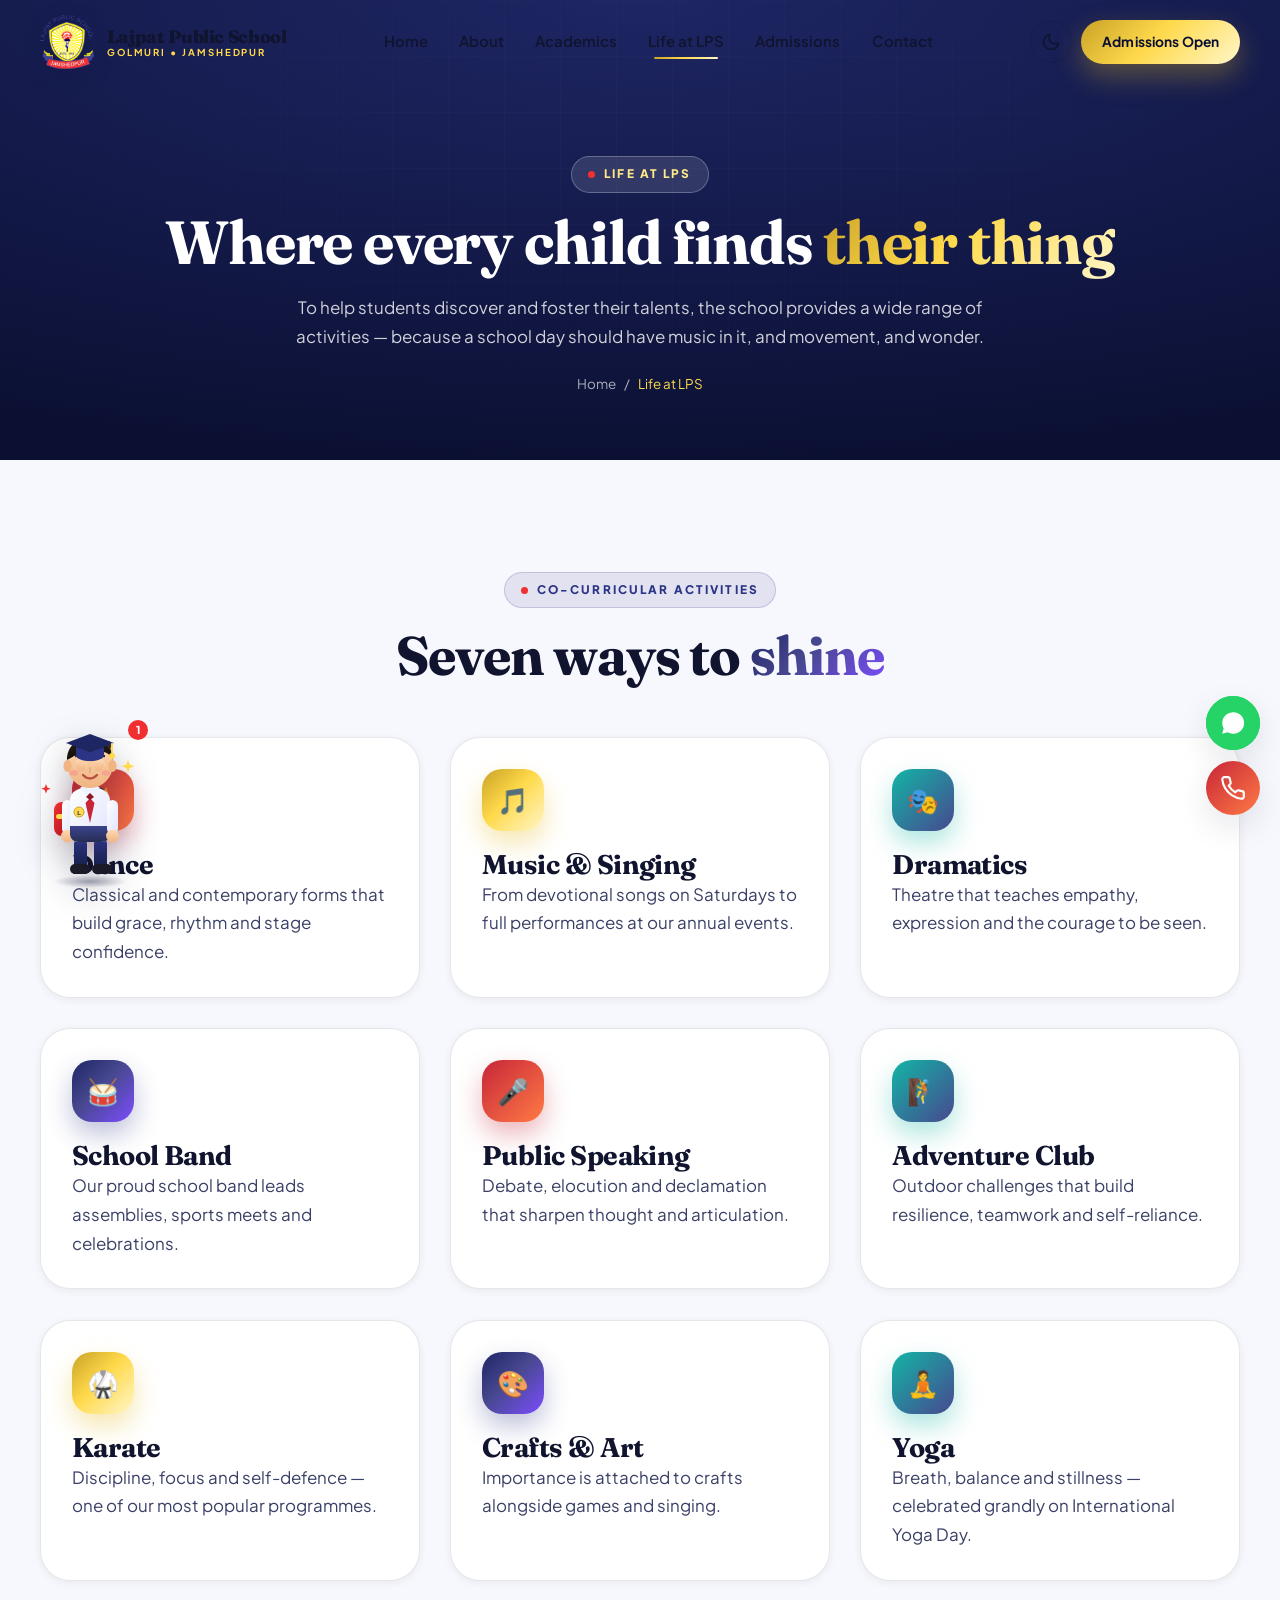
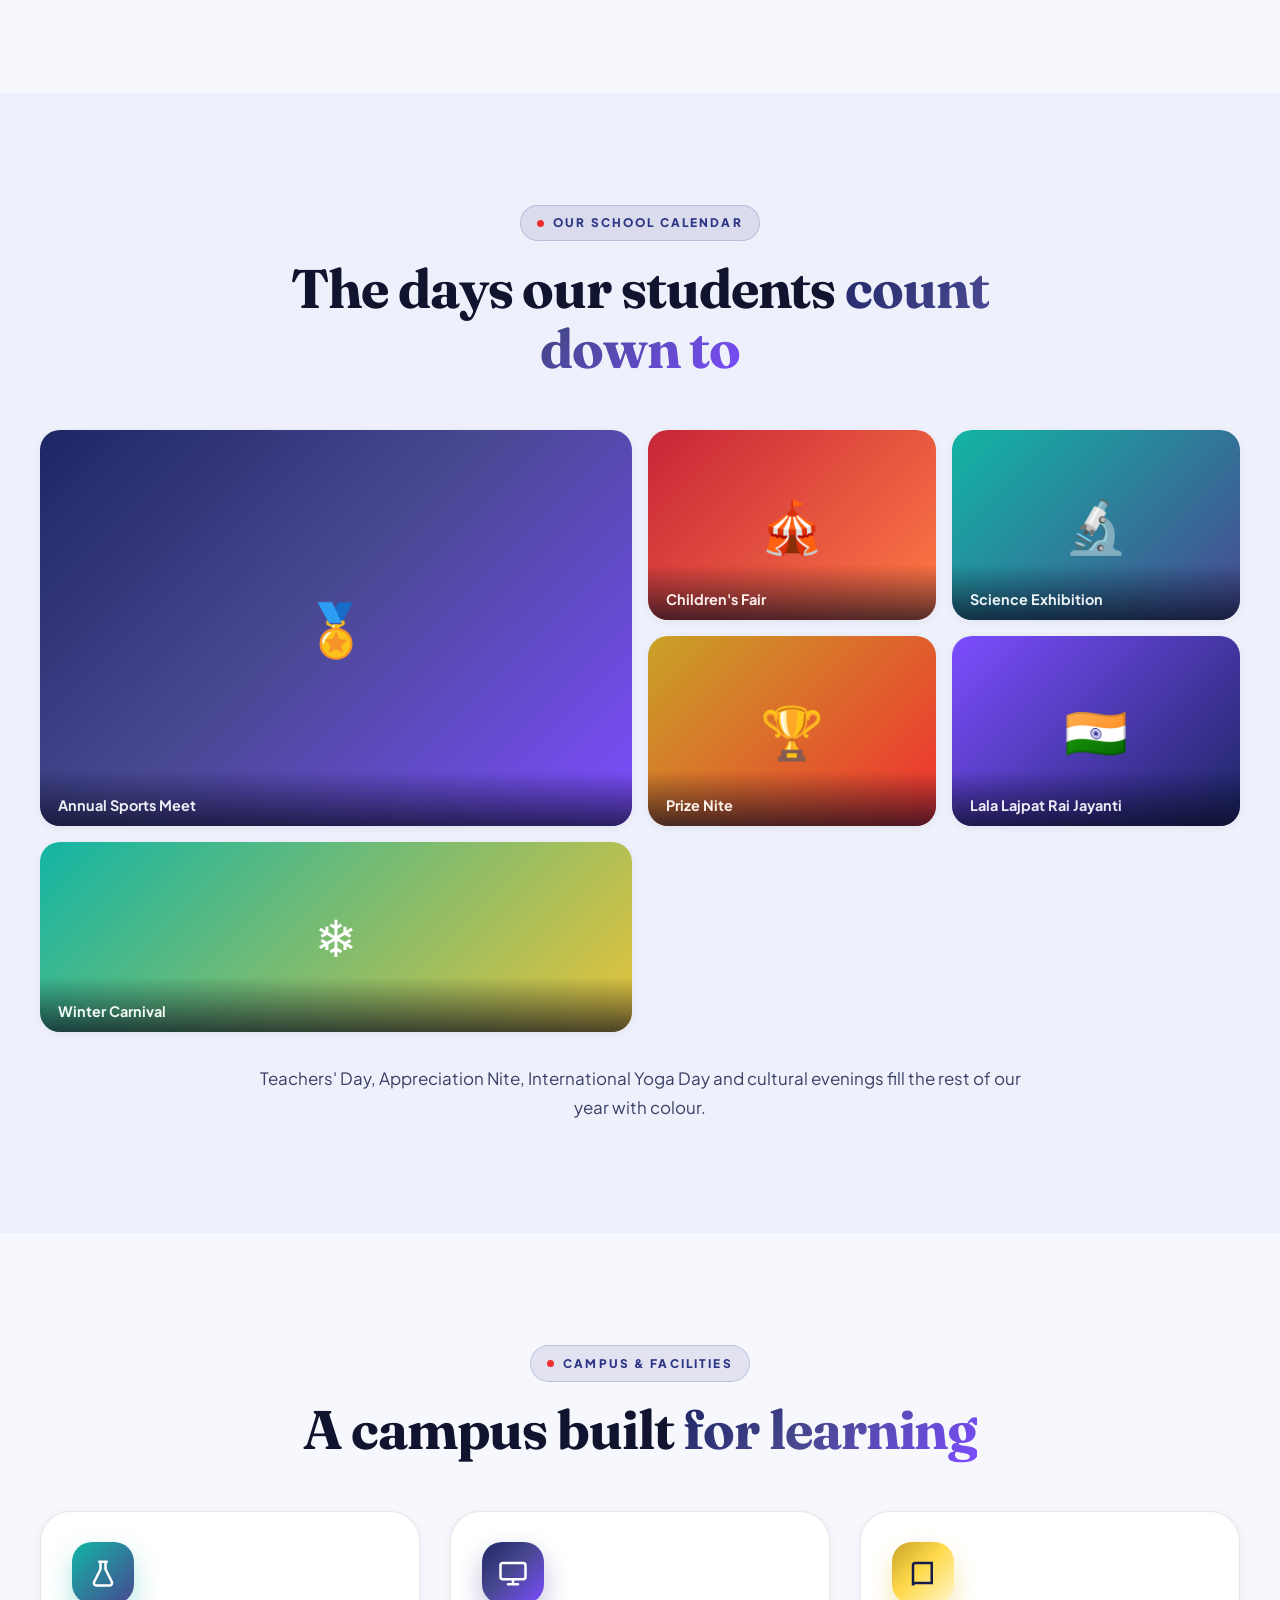
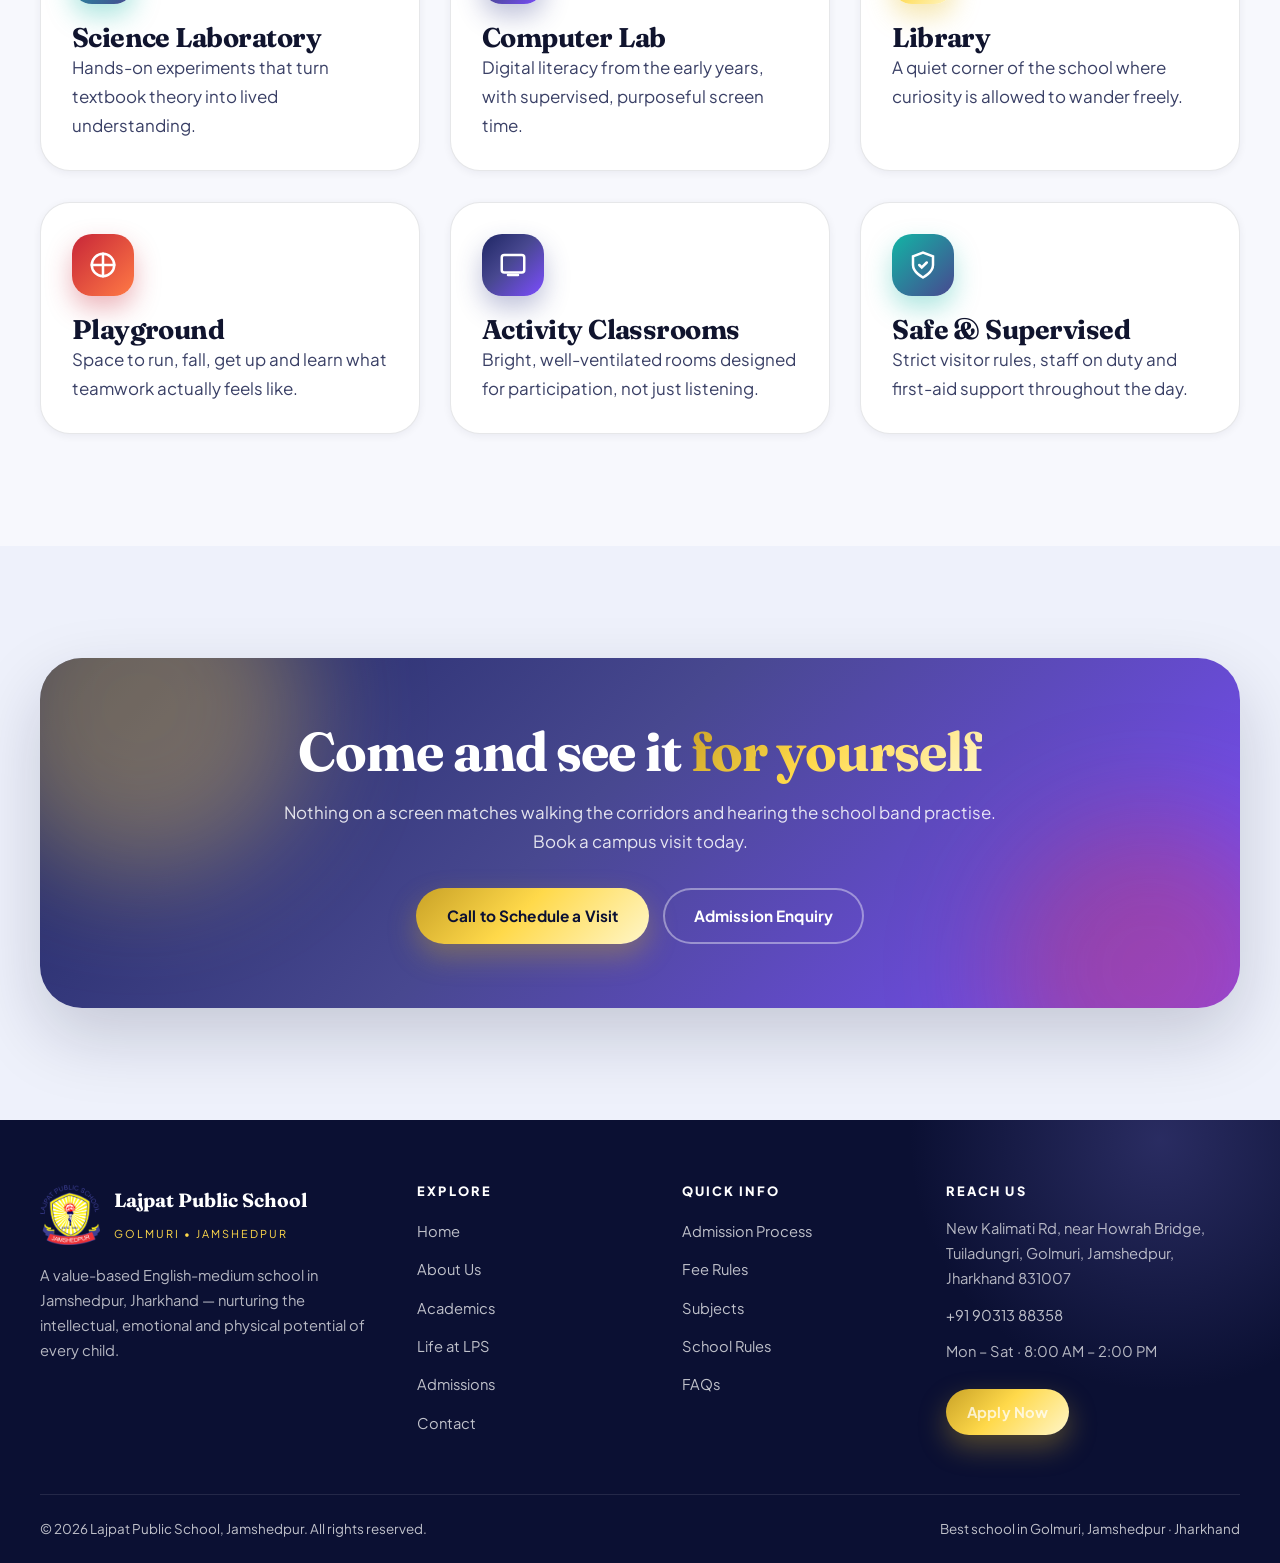
<file: facilities.html>
<!DOCTYPE html>
<html lang="en-IN">
<head>
<meta charset="UTF-8">
<meta name="viewport" content="width=device-width, initial-scale=1, viewport-fit=cover">
<meta name="theme-color" content="#0b1033">

<title>Sports &amp; Activities | Lajpat Public School Jamshedpur</title>
<meta name="description" content="Explore life at Lajpat Public School, Jamshedpur — dance, music, school band, dramatics, public speaking, adventure club, karate, yoga, science exhibition and the annual sports meet.">
<meta name="keywords" content="school activities Jamshedpur, sports school Golmuri, karate classes Jamshedpur school, school band Jamshedpur, science exhibition Jamshedpur, co-curricular activities Jharkhand school">
<meta name="robots" content="index, follow, max-image-preview:large">
<meta name="geo.region" content="IN-JH">
<meta name="geo.placename" content="Jamshedpur, Jharkhand">
<link rel="canonical" href="https://www.lajpatpublicschool.in/facilities.html">

<meta property="og:type" content="article">
<meta property="og:title" content="Life at LPS | Lajpat Public School Jamshedpur">
<meta property="og:description" content="Dance, music, band, dramatics, adventure club, karate, yoga and the annual sports meet at Lajpat Public School, Golmuri.">
<meta property="og:url" content="https://www.lajpatpublicschool.in/facilities.html">
<meta property="og:image" content="https://www.lajpatpublicschool.in/assets/img/logo.png">
<meta name="twitter:card" content="summary_large_image">

<link rel="icon" type="image/png" href="assets/img/logo.png">
<link rel="apple-touch-icon" href="assets/img/logo.png">
<link rel="manifest" href="site.webmanifest">
<link rel="preconnect" href="https://fonts.googleapis.com">
<link rel="preconnect" href="https://fonts.gstatic.com" crossorigin>
<link href="https://fonts.googleapis.com/css2?family=Fraunces:opsz,wght@9..144,600;9..144,700;9..144,800&family=Plus+Jakarta+Sans:wght@400;500;600;700;800&display=swap" rel="stylesheet">
<link rel="stylesheet" href="assets/css/style.css">
<link rel="stylesheet" href="assets/css/laju.css">

<script type="application/ld+json">
{
  "@context": "https://schema.org",
  "@type": "BreadcrumbList",
  "itemListElement": [
    { "@type": "ListItem", "position": 1, "name": "Home", "item": "https://www.lajpatpublicschool.in/" },
    { "@type": "ListItem", "position": 2, "name": "Life at LPS", "item": "https://www.lajpatpublicschool.in/facilities.html" }
  ]
}
</script>
</head>

<body class="inner-page">
<a class="skip-link" href="#main">Skip to main content</a>
<div class="progress" aria-hidden="true"></div>

<header class="header">
  <div class="header__inner">
    <a class="brand" href="index.html" aria-label="Lajpat Public School home">
      <img class="brand__logo" src="assets/img/logo.png" alt="Lajpat Public School Jamshedpur logo" width="54" height="54">
      <span class="brand__text"><span class="brand__name">Lajpat Public School</span><span class="brand__tag">Golmuri • Jamshedpur</span></span>
    </a>
    <nav class="nav" aria-label="Primary">
      <a class="nav__link" href="index.html">Home</a>
      <a class="nav__link" href="about.html">About</a>
      <a class="nav__link" href="academics.html">Academics</a>
      <a class="nav__link" href="facilities.html">Life at LPS</a>
      <a class="nav__link" href="admissions.html">Admissions</a>
      <a class="nav__link" href="contact.html">Contact</a>
    </nav>
    <div class="header__actions">
      <button class="icon-btn theme-toggle" type="button" aria-label="Switch colour theme">
        <svg class="moon" viewBox="0 0 24 24" fill="none" stroke="currentColor" stroke-width="2" stroke-linecap="round" stroke-linejoin="round"><path d="M21 12.8A9 9 0 1 1 11.2 3a7 7 0 0 0 9.8 9.8z"/></svg>
        <svg class="sun" viewBox="0 0 24 24" fill="none" stroke="currentColor" stroke-width="2" stroke-linecap="round"><circle cx="12" cy="12" r="4.5"/><path d="M12 2v2M12 20v2M2 12h2M20 12h2M4.9 4.9l1.4 1.4M17.7 17.7l1.4 1.4M19.1 4.9l-1.4 1.4M6.3 17.7l-1.4 1.4"/></svg>
      </button>
      <a class="btn btn--gold btn--sm" href="admissions.html">Admissions Open</a>
      <button class="burger icon-btn" type="button" aria-label="Open menu" aria-expanded="false" aria-controls="drawer"><span></span><span></span><span></span></button>
    </div>
  </div>
</header>

<div class="drawer" id="drawer">
  <nav class="drawer__nav" aria-label="Mobile">
    <a href="index.html">Home</a><a href="about.html">About Us</a><a href="academics.html">Academics</a>
    <a href="facilities.html">Life at LPS</a><a href="admissions.html">Admissions</a><a href="contact.html">Contact</a>
    <div class="drawer__cta">
      <a class="btn btn--gold" href="tel:+919031388358">Call Now</a>
      <a class="btn btn--ghost" style="color:#fff;box-shadow:inset 0 0 0 2px rgba(255,255,255,.4)" href="https://wa.me/919031388358" target="_blank" rel="noopener">WhatsApp</a>
    </div>
  </nav>
</div>

<main id="main">

<section class="page-hero">
  <div class="wrap">
    <span class="eyebrow" style="background:rgba(255,255,255,.12);color:#ffe887;border-color:rgba(255,255,255,.26)">Life at LPS</span>
    <h1>Where every child finds <span class="text-gold">their thing</span></h1>
    <p>To help students discover and foster their talents, the school provides a wide range of activities — because a school day should have music in it, and movement, and wonder.</p>
    <nav class="crumbs" aria-label="Breadcrumb"><a href="index.html">Home</a> / <span>Life at LPS</span></nav>
  </div>
</section>

<section class="section" id="activities">
  <div class="wrap">
    <div class="sec-head center reveal">
      <span class="eyebrow">Co-Curricular Activities</span>
      <h2>Seven ways to <span class="text-grad">shine</span></h2>
    </div>
    <div class="grid g-3" data-stagger>
      <article class="card reveal" data-tilt="6"><div class="icon-orb hot"><span style="font-size:1.6rem">💃</span></div><h3>Dance</h3><p>Classical and contemporary forms that build grace, rhythm and stage confidence.</p></article>
      <article class="card reveal" data-tilt="6"><div class="icon-orb gold"><span style="font-size:1.6rem">🎵</span></div><h3>Music &amp; Singing</h3><p>From devotional songs on Saturdays to full performances at our annual events.</p></article>
      <article class="card reveal" data-tilt="6"><div class="icon-orb cool"><span style="font-size:1.6rem">🎭</span></div><h3>Dramatics</h3><p>Theatre that teaches empathy, expression and the courage to be seen.</p></article>
      <article class="card reveal" data-tilt="6"><div class="icon-orb"><span style="font-size:1.6rem">🥁</span></div><h3>School Band</h3><p>Our proud school band leads assemblies, sports meets and celebrations.</p></article>
      <article class="card reveal" data-tilt="6"><div class="icon-orb hot"><span style="font-size:1.6rem">🎤</span></div><h3>Public Speaking</h3><p>Debate, elocution and declamation that sharpen thought and articulation.</p></article>
      <article class="card reveal" data-tilt="6"><div class="icon-orb cool"><span style="font-size:1.6rem">🧗</span></div><h3>Adventure Club</h3><p>Outdoor challenges that build resilience, teamwork and self-reliance.</p></article>
      <article class="card reveal" data-tilt="6"><div class="icon-orb gold"><span style="font-size:1.6rem">🥋</span></div><h3>Karate</h3><p>Discipline, focus and self-defence — one of our most popular programmes.</p></article>
      <article class="card reveal" data-tilt="6"><div class="icon-orb"><span style="font-size:1.6rem">🎨</span></div><h3>Crafts &amp; Art</h3><p>Importance is attached to crafts alongside games and singing.</p></article>
      <article class="card reveal" data-tilt="6"><div class="icon-orb cool"><span style="font-size:1.6rem">🧘</span></div><h3>Yoga</h3><p>Breath, balance and stillness — celebrated grandly on International Yoga Day.</p></article>
    </div>
  </div>
</section>

<section class="section section--alt" id="events">
  <div class="wrap">
    <div class="sec-head center reveal">
      <span class="eyebrow">Our School Calendar</span>
      <h2>The days our students <span class="text-grad">count down to</span></h2>
    </div>
    <div class="gallery reveal" data-dir="zoom">
      <figure class="gal-item"><div class="gal-item__inner"><span class="big">🏅</span></div><figcaption>Annual Sports Meet</figcaption></figure>
      <figure class="gal-item"><div class="gal-item__inner"><span class="big">🎪</span></div><figcaption>Children's Fair</figcaption></figure>
      <figure class="gal-item"><div class="gal-item__inner"><span class="big">🔬</span></div><figcaption>Science Exhibition</figcaption></figure>
      <figure class="gal-item"><div class="gal-item__inner"><span class="big">🏆</span></div><figcaption>Prize Nite</figcaption></figure>
      <figure class="gal-item"><div class="gal-item__inner"><span class="big">🇮🇳</span></div><figcaption>Lala Lajpat Rai Jayanti</figcaption></figure>
      <figure class="gal-item"><div class="gal-item__inner"><span class="big">❄️</span></div><figcaption>Winter Carnival</figcaption></figure>
    </div>
    <p class="center mt-2 reveal" style="max-width:66ch;margin-inline:auto">
      Teachers' Day, Appreciation Nite, International Yoga Day and cultural evenings fill the rest of our year with colour.
    </p>
  </div>
</section>

<section class="section" id="facilities">
  <div class="wrap">
    <div class="sec-head center reveal">
      <span class="eyebrow">Campus &amp; Facilities</span>
      <h2>A campus built <span class="text-grad">for learning</span></h2>
    </div>
    <div class="grid g-3" data-stagger>
      <article class="card reveal">
        <div class="icon-orb cool"><svg viewBox="0 0 24 24" fill="none" stroke="currentColor" stroke-width="2" stroke-linecap="round"><path d="M9 3h6M10 3v6L5 19a2 2 0 0 0 1.8 3h10.4A2 2 0 0 0 19 19l-5-10V3"/></svg></div>
        <h3>Science Laboratory</h3><p>Hands-on experiments that turn textbook theory into lived understanding.</p>
      </article>
      <article class="card reveal">
        <div class="icon-orb"><svg viewBox="0 0 24 24" fill="none" stroke="currentColor" stroke-width="2" stroke-linecap="round"><rect x="2" y="4" width="20" height="13" rx="2"/><path d="M8 21h8M12 17v4"/></svg></div>
        <h3>Computer Lab</h3><p>Digital literacy from the early years, with supervised, purposeful screen time.</p>
      </article>
      <article class="card reveal">
        <div class="icon-orb gold"><svg viewBox="0 0 24 24" fill="none" stroke="currentColor" stroke-width="2" stroke-linecap="round"><path d="M4 19.5V6a2 2 0 0 1 2-2h13v16H6a2 2 0 0 0-2 2z"/></svg></div>
        <h3>Library</h3><p>A quiet corner of the school where curiosity is allowed to wander freely.</p>
      </article>
      <article class="card reveal">
        <div class="icon-orb hot"><svg viewBox="0 0 24 24" fill="none" stroke="currentColor" stroke-width="2" stroke-linecap="round"><circle cx="12" cy="12" r="9"/><path d="M12 3v18M3 12h18"/></svg></div>
        <h3>Playground</h3><p>Space to run, fall, get up and learn what teamwork actually feels like.</p>
      </article>
      <article class="card reveal">
        <div class="icon-orb"><svg viewBox="0 0 24 24" fill="none" stroke="currentColor" stroke-width="2" stroke-linecap="round"><rect x="3" y="4" width="18" height="14" rx="2"/><path d="M8 20h8"/></svg></div>
        <h3>Activity Classrooms</h3><p>Bright, well-ventilated rooms designed for participation, not just listening.</p>
      </article>
      <article class="card reveal">
        <div class="icon-orb cool"><svg viewBox="0 0 24 24" fill="none" stroke="currentColor" stroke-width="2" stroke-linecap="round"><path d="M12 22s8-4 8-10V5l-8-3-8 3v7c0 6 8 10 8 10z"/><path d="M9 12l2 2 4-4"/></svg></div>
        <h3>Safe &amp; Supervised</h3><p>Strict visitor rules, staff on duty and first-aid support throughout the day.</p>
      </article>
    </div>
  </div>
</section>

<section class="section section--alt">
  <div class="wrap">
    <div class="cta-band reveal" data-dir="zoom">
      <h2>Come and see it <span class="text-gold">for yourself</span></h2>
      <p>Nothing on a screen matches walking the corridors and hearing the school band practise. Book a campus visit today.</p>
      <div class="hero__cta">
        <a class="btn btn--gold" href="tel:+919031388358">Call to Schedule a Visit</a>
        <a class="btn btn--ghost" style="color:#fff;box-shadow:inset 0 0 0 2px rgba(255,255,255,.4)" href="admissions.html">Admission Enquiry</a>
      </div>
    </div>
  </div>
</section>

</main>

<footer class="footer">
  <div class="wrap">
    <div class="footer__grid">
      <div>
        <div class="footer__brand">
          <img src="assets/img/logo.png" alt="Lajpat Public School logo" width="60" height="60" loading="lazy">
          <div><strong>Lajpat Public School</strong><span>Golmuri • Jamshedpur</span></div>
        </div>
        <p style="color:rgba(255,255,255,.7);font-size:.92rem">A value-based English-medium school in Jamshedpur, Jharkhand — nurturing the intellectual, emotional and physical potential of every child.</p>
      </div>
      <div><h4>Explore</h4><ul>
        <li><a href="index.html">Home</a></li><li><a href="about.html">About Us</a></li>
        <li><a href="academics.html">Academics</a></li><li><a href="facilities.html">Life at LPS</a></li>
        <li><a href="admissions.html">Admissions</a></li><li><a href="contact.html">Contact</a></li></ul></div>
      <div><h4>Quick Info</h4><ul>
        <li><a href="admissions.html#process">Admission Process</a></li><li><a href="admissions.html#fees">Fee Rules</a></li>
        <li><a href="academics.html#subjects">Subjects</a></li><li><a href="about.html#rules">School Rules</a></li>
        <li><a href="index.html#faq">FAQs</a></li></ul></div>
      <div><h4>Reach Us</h4><ul>
        <li style="color:rgba(255,255,255,.7);font-size:.92rem">New Kalimati Rd, near Howrah Bridge, Tuiladungri, Golmuri, Jamshedpur, Jharkhand 831007</li>
        <li><a href="tel:+919031388358">+91 90313 88358</a></li>
        <li style="color:rgba(255,255,255,.7);font-size:.92rem">Mon – Sat · 8:00 AM – 2:00 PM</li></ul>
        <a class="btn btn--gold btn--sm" style="margin-top:1rem" href="admissions.html">Apply Now</a></div>
    </div>
    <div class="footer__bottom">
      <span>© <span data-year>2026</span> Lajpat Public School, Jamshedpur. All rights reserved.</span>
      <span>Best school in Golmuri, Jamshedpur · Jharkhand</span>
    </div>
  </div>
</footer>

<div class="fab-stack">
  <a class="fab fab--wa" href="https://wa.me/919031388358" target="_blank" rel="noopener" data-tip="Chat on WhatsApp" aria-label="Chat with us on WhatsApp">
    <svg viewBox="0 0 24 24" fill="currentColor"><path d="M17.5 14.4c-.3-.2-1.7-.9-2-1s-.5-.1-.7.2-.7 1-.9 1.2-.4.2-.7 0a8 8 0 0 1-2.4-1.5 9 9 0 0 1-1.6-2c-.2-.3 0-.5.1-.7l.5-.6.3-.5v-.5l-1-2.3c-.2-.6-.5-.5-.7-.5h-.6a1.2 1.2 0 0 0-.8.4A3.4 3.4 0 0 0 6 9c0 1.5 1.1 3 1.2 3.2a12 12 0 0 0 4.6 4 15 15 0 0 0 1.6.6 3.7 3.7 0 0 0 1.7.1 2.8 2.8 0 0 0 1.9-1.3 2.3 2.3 0 0 0 .2-1.3zM12 2a10 10 0 0 0-8.6 15L2 22l5.2-1.4A10 10 0 1 0 12 2z"/></svg>
  </a>
  <a class="fab fab--call" href="tel:+919031388358" data-tip="Call the school" aria-label="Call Lajpat Public School">
    <svg viewBox="0 0 24 24" fill="none" stroke="currentColor" stroke-width="2" stroke-linecap="round"><path d="M22 16.9v3a2 2 0 0 1-2.2 2 19.8 19.8 0 0 1-8.6-3.1 19.5 19.5 0 0 1-6-6A19.8 19.8 0 0 1 2.1 4.2 2 2 0 0 1 4.1 2h3a2 2 0 0 1 2 1.7c.1 1 .4 1.9.7 2.8a2 2 0 0 1-.5 2.1L8.1 9.9a16 16 0 0 0 6 6l1.3-1.2a2 2 0 0 1 2.1-.5c.9.3 1.8.6 2.8.7a2 2 0 0 1 1.7 2z"/></svg>
  </a>
  <button class="fab fab--top" type="button" data-tip="Back to top" aria-label="Back to top">
    <svg viewBox="0 0 24 24" fill="none" stroke="currentColor" stroke-width="2.4" stroke-linecap="round" stroke-linejoin="round"><path d="M12 19V5M5 12l7-7 7 7"/></svg>
  </button>
</div>

<script src="assets/js/main.js" defer></script>
<script src="assets/js/laju.js" defer></script>
</body>
</html>
</file>
<file: assets/css/style.css>
/* ============================================================
   LAJPAT PUBLIC SCHOOL — Design System
   Palette derived from the school crest: Navy, Gold, Crimson
   ============================================================ */

:root {
  /* Brand */
  --navy-900: #0b1033;
  --navy-800: #141a4a;
  --navy-700: #1e2664;
  --navy-600: #2c3585;
  --navy-500: #484890;
  --navy-400: #6a6bbd;

  --gold-600: #c9a227;
  --gold-500: #e8c33a;
  --gold-400: #ffd94a;
  --gold-300: #ffe887;

  --crimson-600: #c72638;
  --crimson-500: #f03030;
  --crimson-400: #ff5c63;

  --teal-500: #12b5a5;
  --violet-500: #7c4dff;

  /* Surfaces */
  --bg: #f7f8fd;
  --bg-alt: #eef1fb;
  --surface: #ffffff;
  --surface-2: #f3f5fd;
  --ink: #10142e;
  --ink-2: #3a4066;
  --muted: #6b7196;
  --line: rgba(16, 20, 46, 0.10);

  /* Effects */
  --glass: rgba(255, 255, 255, 0.68);
  --glass-brd: rgba(255, 255, 255, 0.55);
  --shadow-sm: 0 2px 8px rgba(11, 16, 51, 0.06);
  --shadow: 0 12px 32px rgba(11, 16, 51, 0.10);
  --shadow-lg: 0 28px 70px rgba(11, 16, 51, 0.18);
  --glow-gold: 0 0 40px rgba(255, 217, 74, 0.45);

  --grad-brand: linear-gradient(135deg, var(--navy-700) 0%, var(--navy-500) 45%, var(--violet-500) 100%);
  --grad-gold: linear-gradient(135deg, var(--gold-600), var(--gold-400) 45%, #fff6c9 100%);
  --grad-hot: linear-gradient(135deg, var(--crimson-600), #ff7a45);
  --grad-cool: linear-gradient(135deg, var(--teal-500), var(--navy-500));

  /* Type */
  --f-display: "Fraunces", "Georgia", serif;
  --f-body: "Plus Jakarta Sans", "Segoe UI", system-ui, -apple-system, sans-serif;

  /* Layout */
  --wrap: 1240px;
  --gutter: clamp(1.1rem, 4vw, 2.5rem);
  --radius-s: 12px;
  --radius: 20px;
  --radius-l: 30px;
  --radius-xl: 42px;

  --header-h: 84px;
  --ease: cubic-bezier(0.22, 1, 0.36, 1);
  --ease-back: cubic-bezier(0.34, 1.56, 0.64, 1);
}

[data-theme="dark"] {
  --bg: #070a1c;
  --bg-alt: #0b1030;
  --surface: #111634;
  --surface-2: #161d44;
  --ink: #eef1ff;
  --ink-2: #c3c9ee;
  --muted: #949ccb;
  --line: rgba(255, 255, 255, 0.12);
  --glass: rgba(20, 26, 74, 0.62);
  --glass-brd: rgba(255, 255, 255, 0.12);
  --shadow: 0 12px 32px rgba(0, 0, 0, 0.5);
  --shadow-lg: 0 30px 80px rgba(0, 0, 0, 0.65);
}

/* ---------- Reset ---------- */
*, *::before, *::after { box-sizing: border-box; }
* { margin: 0; padding: 0; }
html {
  scroll-behavior: smooth;
  scroll-padding-top: calc(var(--header-h) + 16px);
  -webkit-text-size-adjust: 100%;
}
body {
  font-family: var(--f-body);
  background: var(--bg);
  color: var(--ink);
  line-height: 1.7;
  font-size: clamp(1rem, 0.96rem + 0.2vw, 1.06rem);
  overflow-x: hidden;
  -webkit-font-smoothing: antialiased;
  text-rendering: optimizeLegibility;
  transition: background .4s var(--ease), color .4s var(--ease);
}
img, svg, video { max-width: 100%; display: block; }
a { color: inherit; text-decoration: none; }
button, input, textarea, select { font: inherit; color: inherit; }
button { background: none; border: 0; cursor: pointer; }
ul, ol { list-style: none; }
:focus-visible { outline: 3px solid var(--gold-400); outline-offset: 3px; border-radius: 6px; }
::selection { background: var(--gold-400); color: var(--navy-900); }

::-webkit-scrollbar { width: 11px; height: 11px; }
::-webkit-scrollbar-track { background: var(--bg-alt); }
::-webkit-scrollbar-thumb { background: var(--grad-brand); border-radius: 99px; border: 2px solid var(--bg-alt); }

/* ---------- Typography ---------- */
h1, h2, h3, h4 {
  font-family: var(--f-display);
  font-weight: 700;
  line-height: 1.1;
  letter-spacing: -0.02em;
  color: var(--ink);
}
h1 { font-size: clamp(2.4rem, 1.5rem + 4.4vw, 5rem); }
h2 { font-size: clamp(1.95rem, 1.3rem + 2.7vw, 3.4rem); }
h3 { font-size: clamp(1.25rem, 1.05rem + 0.8vw, 1.75rem); }
p { color: var(--ink-2); }
.lead { font-size: clamp(1.05rem, 1rem + 0.4vw, 1.25rem); color: var(--ink-2); }
.text-grad {
  background: var(--grad-brand);
  -webkit-background-clip: text; background-clip: text;
  -webkit-text-fill-color: transparent; color: transparent;
}
.text-gold {
  background: var(--grad-gold);
  -webkit-background-clip: text; background-clip: text;
  -webkit-text-fill-color: transparent; color: transparent;
}

/* ---------- Layout helpers ---------- */
.wrap { width: min(100% - (var(--gutter) * 2), var(--wrap)); margin-inline: auto; }
.section { padding: clamp(4rem, 3rem + 5vw, 8rem) 0; position: relative; }
.section--alt { background: var(--bg-alt); }
.grid { display: grid; gap: clamp(1.2rem, 2.4vw, 2rem); }
.sr-only {
  position: absolute; width: 1px; height: 1px; padding: 0; margin: -1px;
  overflow: hidden; clip: rect(0 0 0 0); white-space: nowrap; border: 0;
}
.skip-link {
  position: fixed; top: -100px; left: 16px; z-index: 9999;
  background: var(--navy-700); color: #fff; padding: .8rem 1.4rem;
  border-radius: 0 0 12px 12px; font-weight: 700; transition: top .25s var(--ease);
}
.skip-link:focus { top: 0; }

/* ---------- Section heading ---------- */
.eyebrow {
  display: inline-flex; align-items: center; gap: .55rem;
  font-size: .74rem; font-weight: 800; letter-spacing: .18em; text-transform: uppercase;
  color: var(--navy-600);
  background: color-mix(in srgb, var(--navy-500) 12%, transparent);
  border: 1px solid color-mix(in srgb, var(--navy-500) 22%, transparent);
  padding: .45rem 1rem; border-radius: 99px; margin-bottom: 1.1rem;
}
[data-theme="dark"] .eyebrow { color: var(--gold-300); }
.eyebrow::before {
  content: ""; width: 7px; height: 7px; border-radius: 50%;
  background: var(--crimson-500); box-shadow: 0 0 0 0 rgba(240,48,48,.6);
  animation: pulseDot 2.2s infinite;
}
@keyframes pulseDot {
  70% { box-shadow: 0 0 0 10px rgba(240,48,48,0); }
  100% { box-shadow: 0 0 0 0 rgba(240,48,48,0); }
}
.sec-head { max-width: 760px; margin-bottom: clamp(2.2rem, 4vw, 3.4rem); }
.sec-head.center { margin-inline: auto; text-align: center; }
.sec-head p { margin-top: 1rem; }

/* ---------- Buttons ---------- */
.btn {
  position: relative; display: inline-flex; align-items: center; justify-content: center;
  gap: .6rem; padding: .95rem 1.9rem; border-radius: 99px;
  font-weight: 700; font-size: .96rem; letter-spacing: .01em;
  cursor: pointer; overflow: hidden; isolation: isolate;
  transition: transform .35s var(--ease-back), box-shadow .35s var(--ease), color .3s;
  white-space: nowrap;
}
.btn:hover { transform: translateY(-3px); }
.btn:active { transform: translateY(-1px) scale(.98); }
.btn--primary { background: var(--grad-brand); color: #fff; box-shadow: 0 12px 28px rgba(44,53,133,.34); }
.btn--primary:hover { box-shadow: 0 18px 40px rgba(44,53,133,.46); }
.btn--gold { background: var(--grad-gold); color: var(--navy-900); box-shadow: 0 12px 28px rgba(201,162,39,.38); }
.btn--gold:hover { box-shadow: 0 18px 42px rgba(232,195,58,.52); }
.btn--ghost {
  background: transparent; color: var(--ink);
  box-shadow: inset 0 0 0 2px var(--line);
}
.btn--ghost:hover { box-shadow: inset 0 0 0 2px var(--navy-500); color: var(--navy-600); }
[data-theme="dark"] .btn--ghost:hover { color: var(--gold-300); box-shadow: inset 0 0 0 2px var(--gold-400); }
.btn--sm { padding: .65rem 1.3rem; font-size: .86rem; }
.btn::after {
  content: ""; position: absolute; inset: 0; z-index: -1;
  background: linear-gradient(120deg, transparent 20%, rgba(255,255,255,.42) 50%, transparent 80%);
  transform: translateX(-120%);
}
.btn:hover::after { animation: sheen .85s var(--ease); }
@keyframes sheen { to { transform: translateX(120%); } }
.btn svg { width: 18px; height: 18px; flex: none; }

/* ---------- Header ---------- */
.header {
  position: fixed; inset: 0 0 auto 0; z-index: 900; height: var(--header-h);
  display: flex; align-items: center;
  transition: height .35s var(--ease), background .35s var(--ease), box-shadow .35s var(--ease), backdrop-filter .35s;
}
.header::before {
  content: ""; position: absolute; inset: 0; opacity: 0;
  background: var(--glass);
  -webkit-backdrop-filter: blur(18px) saturate(180%);
  backdrop-filter: blur(18px) saturate(180%);
  border-bottom: 1px solid var(--glass-brd);
  transition: opacity .35s var(--ease);
}
.header.is-stuck { height: 70px; box-shadow: var(--shadow); }
.header.is-stuck::before { opacity: 1; }
.header__inner {
  position: relative; width: min(100% - (var(--gutter) * 2), var(--wrap));
  margin-inline: auto; display: flex; align-items: center; justify-content: space-between; gap: 1.2rem;
}
.brand { display: flex; align-items: center; gap: .8rem; flex: none; }
.brand__logo {
  width: 54px; height: 54px; object-fit: contain; flex: none;
  filter: drop-shadow(0 4px 10px rgba(11,16,51,.25));
  transition: transform .5s var(--ease-back), width .35s var(--ease), height .35s var(--ease);
}
@media (hover: hover) {
  .brand:hover .brand__logo { transform: rotate(-8deg) scale(1.09); }
}
.header.is-stuck .brand__logo { width: 44px; height: 44px; }
.brand__text { display: flex; flex-direction: column; line-height: 1.1; }
.brand__name {
  font-family: var(--f-display); font-weight: 800; letter-spacing: -.02em;
  font-size: 1.12rem; color: var(--ink); white-space: nowrap;
}
.brand__tag {
  font-size: .6rem; letter-spacing: .2em; text-transform: uppercase;
  font-weight: 700; color: var(--crimson-500);
}
.header:not(.is-stuck) .brand__name,
.header:not(.is-stuck) .nav__link { color: #fff; }
.header:not(.is-stuck) .brand__tag { color: var(--gold-400); }
.header:not(.is-stuck) .icon-btn { color: #fff; border-color: rgba(255,255,255,.3); }
body.inner-page .header:not(.is-stuck) .brand__name,
body.inner-page .header:not(.is-stuck) .nav__link { color: var(--ink); }
body.inner-page .header:not(.is-stuck) .icon-btn { color: var(--ink); border-color: var(--line); }

.nav { display: flex; align-items: center; gap: .25rem; }
.nav__link {
  position: relative; padding: .55rem .85rem; border-radius: 10px;
  font-weight: 600; font-size: .93rem; color: var(--ink-2);
  transition: color .25s var(--ease);
}
.nav__link::after {
  content: ""; position: absolute; left: 50%; bottom: 4px;
  width: 0; height: 2px; border-radius: 2px; background: var(--grad-gold);
  transform: translateX(-50%); transition: width .3s var(--ease);
}
.nav__link:hover::after, .nav__link[aria-current="page"]::after { width: 62%; }
.nav__link[aria-current="page"] { color: var(--gold-400); }

.header__actions { display: flex; align-items: center; gap: .6rem; flex: none; }
.icon-btn {
  width: 42px; height: 42px; border-radius: 50%;
  display: grid; place-items: center; color: var(--ink);
  border: 1px solid var(--line); background: transparent;
  transition: transform .3s var(--ease-back), background .3s, border-color .3s;
}
.icon-btn:hover { transform: rotate(18deg) scale(1.1); background: color-mix(in srgb, var(--gold-400) 22%, transparent); }
.icon-btn svg { width: 20px; height: 20px; }
.theme-toggle .sun { display: none; }
[data-theme="dark"] .theme-toggle .sun { display: block; }
[data-theme="dark"] .theme-toggle .moon { display: none; }

.burger { display: none; width: 46px; height: 46px; border-radius: 14px; border: 1px solid var(--line); position: relative; }
.burger span {
  position: absolute; left: 50%; width: 20px; height: 2px; border-radius: 2px;
  background: currentColor; transform: translateX(-50%); transition: all .35s var(--ease);
}
.burger span:nth-child(1) { top: 16px; }
.burger span:nth-child(2) { top: 22px; width: 14px; }
.burger span:nth-child(3) { top: 28px; }
.burger.is-open span:nth-child(1) { top: 22px; transform: translateX(-50%) rotate(45deg); }
.burger.is-open span:nth-child(2) { opacity: 0; }
.burger.is-open span:nth-child(3) { top: 22px; transform: translateX(-50%) rotate(-45deg); }

/* Mobile drawer */
.drawer {
  position: fixed; inset: 0; z-index: 890; display: grid; place-items: center;
  background: var(--grad-brand);
  clip-path: circle(0% at calc(100% - 46px) 46px);
  transition: clip-path .7s var(--ease);
  visibility: hidden;
}
.drawer.is-open { clip-path: circle(150% at calc(100% - 46px) 46px); visibility: visible; }
.drawer__nav { display: grid; gap: .5rem; text-align: center; width: min(90%, 420px); }
.drawer__nav a {
  font-family: var(--f-display); font-size: clamp(1.5rem, 5vw, 2.2rem); font-weight: 700;
  color: #fff; padding: .35rem 0; opacity: 0; transform: translateY(24px);
  transition: opacity .5s var(--ease), transform .5s var(--ease), color .25s;
}
.drawer.is-open .drawer__nav a { opacity: 1; transform: none; }
.drawer__nav a:hover { color: var(--gold-400); }
.drawer__cta { margin-top: 1.6rem; display: flex; gap: .7rem; justify-content: center; flex-wrap: wrap; }

/* Scroll progress */
.progress {
  position: fixed; top: 0; left: 0; height: 3px; width: 100%; z-index: 950;
  background: var(--grad-gold); transform: scaleX(0); transform-origin: 0 50%;
}

/* ---------- Preloader ---------- */
.preloader {
  position: fixed; inset: 0; z-index: 9998; display: grid; place-items: center;
  background: var(--navy-900); transition: opacity .7s var(--ease), visibility .7s;
}
.preloader.is-done { opacity: 0; visibility: hidden; }
.preloader__box { display: grid; justify-items: center; gap: 1.4rem; }
.preloader__logo {
  width: 96px; height: 96px; object-fit: contain;
  animation: loaderPop 1.6s var(--ease-back) infinite alternate;
  filter: drop-shadow(0 0 26px rgba(255,217,74,.5));
}
@keyframes loaderPop { from { transform: scale(.86) rotate(-5deg); } to { transform: scale(1.06) rotate(5deg); } }
.preloader__bar { width: 190px; height: 4px; border-radius: 99px; background: rgba(255,255,255,.16); overflow: hidden; }
.preloader__bar i { display: block; height: 100%; width: 40%; border-radius: 99px; background: var(--grad-gold); animation: loaderRun 1.15s var(--ease) infinite; }
@keyframes loaderRun { 0% { transform: translateX(-110%); } 100% { transform: translateX(320%); } }
.preloader__txt { color: rgba(255,255,255,.72); font-size: .74rem; letter-spacing: .34em; text-transform: uppercase; }

/* ============================================================
   HERO
   ============================================================ */
.hero {
  position: relative; min-height: 100svh; display: grid; align-items: center;
  padding: calc(var(--header-h) + 3rem) 0 5rem; overflow: hidden;
  background: radial-gradient(120% 100% at 50% 0%, var(--navy-700) 0%, var(--navy-900) 55%, #05071a 100%);
  color: #fff;
}
.hero__aurora { position: absolute; inset: -25%; z-index: 0; filter: blur(70px); opacity: .62; pointer-events: none; }
.hero__aurora span { position: absolute; border-radius: 50%; mix-blend-mode: screen; }
.hero__aurora span:nth-child(1) { width: 46vw; height: 46vw; left: 4%; top: 8%; background: #3b2fd6; animation: drift1 18s ease-in-out infinite; }
.hero__aurora span:nth-child(2) { width: 38vw; height: 38vw; right: 5%; top: 2%; background: #d63b7a; animation: drift2 22s ease-in-out infinite; }
.hero__aurora span:nth-child(3) { width: 42vw; height: 42vw; left: 32%; bottom: -12%; background: #1fb6c9; animation: drift3 26s ease-in-out infinite; }
.hero__aurora span:nth-child(4) { width: 26vw; height: 26vw; right: 22%; bottom: 4%; background: #e8c33a; opacity: .55; animation: drift1 20s ease-in-out infinite reverse; }
@keyframes drift1 { 50% { transform: translate3d(8%, 10%, 0) scale(1.18); } }
@keyframes drift2 { 50% { transform: translate3d(-11%, 13%, 0) scale(.86); } }
@keyframes drift3 { 50% { transform: translate3d(9%, -12%, 0) scale(1.12); } }

.hero__grid-bg {
  position: absolute; inset: 0; z-index: 0; pointer-events: none; opacity: .3;
  background-image: linear-gradient(rgba(255,255,255,.07) 1px, transparent 1px),
                    linear-gradient(90deg, rgba(255,255,255,.07) 1px, transparent 1px);
  background-size: 64px 64px;
  -webkit-mask-image: radial-gradient(ellipse 80% 60% at 50% 40%, #000 30%, transparent 78%);
  mask-image: radial-gradient(ellipse 80% 60% at 50% 40%, #000 30%, transparent 78%);
}
#heroParticles { position: absolute; inset: 0; z-index: 1; pointer-events: none; }

.hero__inner {
  position: relative; z-index: 3;
  display: grid; grid-template-columns: 1.08fr .92fr; align-items: center;
  gap: clamp(2rem, 4vw, 4rem);
}
.hero__badge {
  display: inline-flex; align-items: center; gap: .6rem;
  background: rgba(255,255,255,.1); border: 1px solid rgba(255,255,255,.22);
  -webkit-backdrop-filter: blur(10px); backdrop-filter: blur(10px);
  padding: .5rem 1.1rem; border-radius: 99px;
  font-size: .78rem; font-weight: 700; letter-spacing: .05em; color: var(--gold-300);
  margin-bottom: 1.5rem;
}
.hero__badge .dot { width: 8px; height: 8px; border-radius: 50%; background: #35e08f; box-shadow: 0 0 12px #35e08f; animation: blinkDot 1.8s infinite; }
@keyframes blinkDot { 50% { opacity: .28; } }

.hero h1 { color: #fff; margin-bottom: 1.3rem; }
.hero h1 .line { display: block; overflow: hidden; }
.hero h1 .line > span { display: block; transform: translateY(110%); animation: riseUp 1s var(--ease) forwards; }
.hero h1 .line:nth-child(1) > span { animation-delay: .15s; }
.hero h1 .line:nth-child(2) > span { animation-delay: .3s; }
.hero h1 .line:nth-child(3) > span { animation-delay: .45s; }
@keyframes riseUp { to { transform: translateY(0); } }

.hero__sub { color: rgba(255,255,255,.8); max-width: 54ch; font-size: clamp(1rem, .95rem + .35vw, 1.18rem); }
.hero__typed { min-height: 1.9em; font-weight: 700; color: var(--gold-400); font-size: clamp(1.05rem, 1rem + .5vw, 1.4rem); margin-bottom: .6rem; }
.hero__typed .caret { display: inline-block; width: 3px; height: 1.05em; background: var(--gold-400); vertical-align: -.18em; margin-left: 3px; animation: caretBlink .9s steps(1) infinite; }
@keyframes caretBlink { 50% { opacity: 0; } }
.hero__cta { display: flex; gap: .9rem; flex-wrap: wrap; margin-top: 2rem; }
.hero__meta { display: flex; gap: 1.6rem; flex-wrap: wrap; margin-top: 2.4rem; }
.hero__meta div { display: flex; align-items: center; gap: .6rem; font-size: .88rem; color: rgba(255,255,255,.78); }
.hero__meta svg { width: 18px; height: 18px; color: var(--gold-400); flex: none; }

/* Hero crest showcase */
.hero__visual { position: relative; display: grid; place-items: center; min-height: 420px; }
.crest {
  position: relative; width: min(76%, 360px); aspect-ratio: 1; display: grid; place-items: center;
  animation: floaty 6s ease-in-out infinite;
}
@keyframes floaty { 50% { transform: translateY(-18px); } }
.crest img { width: 78%; filter: drop-shadow(0 26px 50px rgba(0,0,0,.55)); position: relative; z-index: 2; }
.crest__ring {
  position: absolute; inset: 0; border-radius: 50%;
  border: 1px dashed rgba(255,255,255,.28); animation: spin 34s linear infinite;
}
.crest__ring:nth-of-type(2) { inset: -9%; border-style: solid; border-color: rgba(255,217,74,.26); animation-duration: 26s; animation-direction: reverse; }
.crest__ring:nth-of-type(3) { inset: -19%; border-color: rgba(240,48,48,.2); animation-duration: 44s; }
@keyframes spin { to { transform: rotate(360deg); } }
.crest__halo {
  position: absolute; inset: 6%; border-radius: 50%;
  background: radial-gradient(circle, rgba(255,217,74,.32), transparent 66%);
  filter: blur(26px); animation: haloPulse 4.5s ease-in-out infinite;
}
@keyframes haloPulse { 50% { transform: scale(1.14); opacity: .72; } }
.orbit-chip {
  position: absolute; display: flex; align-items: center; gap: .45rem; z-index: 3;
  background: rgba(255,255,255,.11); border: 1px solid rgba(255,255,255,.24);
  -webkit-backdrop-filter: blur(12px); backdrop-filter: blur(12px);
  padding: .5rem .9rem; border-radius: 99px; font-size: .78rem; font-weight: 700; color: #fff;
  white-space: nowrap; box-shadow: 0 10px 26px rgba(0,0,0,.3);
  animation: floaty 5s ease-in-out infinite;
}
.orbit-chip span.ico { font-size: 1rem; }
.orbit-chip:nth-of-type(1) { top: 8%; left: -6%; animation-delay: .2s; }
.orbit-chip:nth-of-type(2) { top: 40%; right: -10%; animation-delay: 1.1s; }
.orbit-chip:nth-of-type(3) { bottom: 10%; left: 0%; animation-delay: 2s; }

.scroll-hint {
  position: absolute; left: 50%; bottom: 22px; z-index: 4; transform: translateX(-50%);
  display: grid; justify-items: center; gap: .5rem; color: rgba(255,255,255,.62); font-size: .68rem;
  letter-spacing: .26em; text-transform: uppercase;
}
.scroll-hint i {
  width: 24px; height: 40px; border-radius: 99px; border: 2px solid rgba(255,255,255,.35); position: relative;
}
.scroll-hint i::after {
  content: ""; position: absolute; left: 50%; top: 8px; width: 4px; height: 8px; border-radius: 99px;
  background: var(--gold-400); transform: translateX(-50%); animation: wheel 1.7s var(--ease) infinite;
}
@keyframes wheel { 0% { opacity: 0; transform: translate(-50%, 0); } 40% { opacity: 1; } 100% { opacity: 0; transform: translate(-50%, 14px); } }

.hero__wave { position: absolute; left: 0; right: 0; bottom: -1px; z-index: 2; line-height: 0; }
.hero__wave svg { width: 100%; height: clamp(60px, 8vw, 120px); }
.hero__wave path { fill: var(--bg); }

/* ---------- Marquee ---------- */
.marquee {
  background: var(--grad-brand); color: #fff; padding: .95rem 0; overflow: hidden;
  border-block: 1px solid rgba(255,255,255,.1);
}
.marquee__track { display: flex; gap: 3rem; width: max-content; animation: marquee 34s linear infinite; }
.marquee:hover .marquee__track { animation-play-state: paused; }
@keyframes marquee { to { transform: translateX(-50%); } }
.marquee__item { display: flex; align-items: center; gap: .8rem; font-weight: 700; font-size: .92rem; white-space: nowrap; }
.marquee__item::before { content: "★"; color: var(--gold-400); }

/* ---------- Cards & reveals ---------- */
.reveal { opacity: 0; transform: translateY(38px); transition: opacity .85s var(--ease), transform .85s var(--ease); }
.reveal.in { opacity: 1; transform: none; }
.reveal[data-dir="left"] { transform: translateX(-46px); }
.reveal[data-dir="right"] { transform: translateX(46px); }
.reveal[data-dir="zoom"] { transform: scale(.9); }
.reveal.in[data-dir] { transform: none; }

.card {
  position: relative; background: var(--surface); border: 1px solid var(--line);
  border-radius: var(--radius-l); padding: clamp(1.5rem, 2.4vw, 2.2rem);
  box-shadow: var(--shadow-sm); overflow: hidden; isolation: isolate;
  transition: transform .45s var(--ease), box-shadow .45s var(--ease), border-color .45s;
}
.card::before {
  content: ""; position: absolute; inset: 0; z-index: -1; opacity: 0;
  background: radial-gradient(420px circle at var(--mx, 50%) var(--my, 50%), color-mix(in srgb, var(--navy-500) 15%, transparent), transparent 62%);
  transition: opacity .4s;
}
.card:hover { transform: translateY(-10px); box-shadow: var(--shadow-lg); border-color: color-mix(in srgb, var(--navy-500) 35%, transparent); }
.card:hover::before { opacity: 1; }

.icon-orb {
  width: 62px; height: 62px; border-radius: 20px; display: grid; place-items: center;
  background: var(--grad-brand); color: #fff; margin-bottom: 1.2rem;
  box-shadow: 0 12px 26px rgba(44,53,133,.3);
  transition: transform .5s var(--ease-back), border-radius .5s var(--ease);
}
.card:hover .icon-orb { transform: rotate(-10deg) scale(1.08); border-radius: 50%; }
.icon-orb svg { width: 30px; height: 30px; }
.icon-orb.gold { background: var(--grad-gold); color: var(--navy-800); box-shadow: 0 12px 26px rgba(232,195,58,.4); }
.icon-orb.hot { background: var(--grad-hot); box-shadow: 0 12px 26px rgba(199,38,56,.34); }
.icon-orb.cool { background: var(--grad-cool); box-shadow: 0 12px 26px rgba(18,181,165,.34); }

/* ---------- Stats ---------- */
.stats { position: relative; z-index: 5; margin-top: clamp(-5rem, -4vw, -3rem); }
.stats__grid {
  display: grid; grid-template-columns: repeat(4, 1fr); gap: 0;
  background: var(--surface); border: 1px solid var(--line);
  border-radius: var(--radius-xl); box-shadow: var(--shadow-lg); overflow: hidden;
}
.stat { padding: clamp(1.6rem, 3vw, 2.6rem) 1.2rem; text-align: center; position: relative; transition: background .35s; }
.stat + .stat { border-left: 1px solid var(--line); }
.stat:hover { background: var(--surface-2); }
.stat__num {
  font-family: var(--f-display); font-weight: 800; line-height: 1;
  font-size: clamp(2rem, 1.4rem + 2.2vw, 3.2rem);
  background: var(--grad-brand); -webkit-background-clip: text; background-clip: text;
  -webkit-text-fill-color: transparent; color: transparent;
}
.stat__label { font-size: .82rem; font-weight: 700; letter-spacing: .1em; text-transform: uppercase; color: var(--muted); margin-top: .5rem; }

/* ---------- Feature grid ---------- */
.g-3 { grid-template-columns: repeat(auto-fit, minmax(290px, 1fr)); }
.g-2 { grid-template-columns: repeat(auto-fit, minmax(340px, 1fr)); }
.g-4 { grid-template-columns: repeat(auto-fit, minmax(230px, 1fr)); }

.feature h3 { margin-bottom: .6rem; }
.feature p { font-size: .95rem; }
.feature__link {
  display: inline-flex; align-items: center; gap: .4rem; margin-top: 1.1rem;
  font-weight: 700; font-size: .88rem; color: var(--navy-600);
}
[data-theme="dark"] .feature__link { color: var(--gold-300); }
.feature__link svg { width: 16px; height: 16px; transition: transform .3s var(--ease); }
.feature__link:hover svg { transform: translateX(5px); }

/* ---------- Split / about ---------- */
.split { display: grid; grid-template-columns: 1fr 1fr; gap: clamp(2rem, 4vw, 4.5rem); align-items: center; }
.split--rev .split__media { order: 2; }
.frame {
  position: relative; border-radius: var(--radius-xl); overflow: hidden;
  box-shadow: var(--shadow-lg); aspect-ratio: 4 / 3;
  background: var(--grad-brand);
}
.frame::after {
  content: ""; position: absolute; inset: 0;
  background: linear-gradient(180deg, transparent 40%, rgba(7,10,28,.6));
}
.frame img { width: 100%; height: 100%; object-fit: cover; transition: transform 1.1s var(--ease); }
.frame:hover img { transform: scale(1.07); }
.frame__badge {
  position: absolute; z-index: 3; left: 1.2rem; bottom: 1.2rem;
  background: var(--glass); -webkit-backdrop-filter: blur(14px); backdrop-filter: blur(14px);
  border: 1px solid var(--glass-brd); border-radius: 18px; padding: .8rem 1.1rem;
  display: flex; align-items: center; gap: .7rem; box-shadow: var(--shadow);
}
.frame__badge strong { font-family: var(--f-display); font-size: 1.3rem; color: var(--ink); }
.frame__badge span { font-size: .72rem; color: var(--muted); text-transform: uppercase; letter-spacing: .1em; }

.check-list { display: grid; gap: .8rem; margin-top: 1.6rem; }
.check-list li { display: flex; gap: .8rem; align-items: flex-start; font-size: .96rem; color: var(--ink-2); }
.check-list li::before {
  content: "✓"; flex: none; width: 24px; height: 24px; border-radius: 50%;
  background: var(--grad-gold); color: var(--navy-900);
  display: grid; place-items: center; font-size: .78rem; font-weight: 900; margin-top: .18rem;
}

/* ---------- Values ---------- */
.value-card {
  text-align: center; padding: 2rem 1.4rem; border-radius: var(--radius-l);
  background: var(--surface); border: 1px solid var(--line); position: relative; overflow: hidden;
  transition: transform .45s var(--ease), box-shadow .45s var(--ease);
}
.value-card::after {
  content: ""; position: absolute; left: 0; right: 0; bottom: 0; height: 4px;
  background: var(--grad-gold); transform: scaleX(0); transform-origin: 0 50%;
  transition: transform .5s var(--ease);
}
.value-card:hover { transform: translateY(-10px); box-shadow: var(--shadow-lg); }
.value-card:hover::after { transform: scaleX(1); }
.value-card .emoji {
  font-size: 2.4rem; display: block; margin-bottom: .8rem;
  transition: transform .5s var(--ease-back);
}
.value-card:hover .emoji { transform: scale(1.22) rotate(-8deg); }
.value-card h3 { font-size: 1.12rem; margin-bottom: .4rem; }
.value-card p { font-size: .88rem; }

/* ---------- Timeline ---------- */
.timeline { position: relative; padding-left: 0; max-width: 940px; margin-inline: auto; }
.timeline::before {
  content: ""; position: absolute; left: 50%; top: 0; bottom: 0; width: 3px;
  background: linear-gradient(var(--navy-500), var(--gold-400), var(--crimson-500));
  transform: translateX(-50%); border-radius: 99px; opacity: .28;
}
.tl-item { position: relative; width: 50%; padding: 0 2.6rem 2.6rem 0; }
.tl-item:nth-child(even) { margin-left: 50%; padding: 0 0 2.6rem 2.6rem; }
.tl-item::before {
  content: ""; position: absolute; top: 6px; right: -9px; width: 18px; height: 18px;
  border-radius: 50%; background: var(--gold-400); border: 4px solid var(--bg);
  box-shadow: 0 0 0 3px var(--navy-500); z-index: 2;
}
.tl-item:nth-child(even)::before { right: auto; left: -9px; }
.tl-card { background: var(--surface); border: 1px solid var(--line); border-radius: var(--radius); padding: 1.4rem 1.6rem; box-shadow: var(--shadow-sm); transition: transform .4s var(--ease), box-shadow .4s; }
.tl-card:hover { transform: scale(1.03); box-shadow: var(--shadow); }
.tl-step { font-size: .7rem; font-weight: 800; letter-spacing: .16em; text-transform: uppercase; color: var(--crimson-500); }
.tl-card h3 { font-size: 1.14rem; margin: .3rem 0 .4rem; }
.tl-card p { font-size: .9rem; }

/* ---------- Gallery ---------- */
.gallery { display: grid; grid-template-columns: repeat(4, 1fr); gap: 1rem; grid-auto-rows: 190px; }
.gal-item {
  position: relative; overflow: hidden; border-radius: var(--radius);
  background: var(--grad-brand); cursor: pointer; box-shadow: var(--shadow-sm);
}
.gal-item:nth-child(1) { grid-column: span 2; grid-row: span 2; }
.gal-item:nth-child(6) { grid-column: span 2; }
.gal-item__inner { position: absolute; inset: 0; display: grid; place-items: center; color: #fff; text-align: center; padding: 1rem; transition: transform .6s var(--ease); }
.gal-item:hover .gal-item__inner { transform: scale(1.08); }
.gal-item__inner .big { font-size: clamp(2rem, 4vw, 3.4rem); }
.gal-item figcaption {
  position: absolute; inset: auto 0 0 0; z-index: 2; padding: 1.4rem 1.1rem .9rem;
  background: linear-gradient(transparent, rgba(7,10,28,.85));
  color: #fff; font-weight: 700; font-size: .9rem;
  transform: translateY(6px); opacity: .9; transition: all .4s var(--ease);
}
.gal-item:hover figcaption { transform: none; opacity: 1; }
.gal-item:nth-child(2) { background: var(--grad-hot); }
.gal-item:nth-child(3) { background: var(--grad-cool); }
.gal-item:nth-child(4) { background: linear-gradient(135deg, var(--gold-600), var(--crimson-500)); }
.gal-item:nth-child(5) { background: linear-gradient(135deg, var(--violet-500), var(--navy-700)); }
.gal-item:nth-child(6) { background: linear-gradient(135deg, var(--teal-500), var(--gold-500)); }

/* ---------- Testimonials ---------- */
.tcard { position: relative; padding-top: 2.6rem; }
.tcard::before {
  content: "\201C"; position: absolute; top: -.4rem; left: 1.4rem;
  font-family: var(--f-display); font-size: 5.6rem; line-height: 1; color: var(--gold-400); opacity: .45;
}
.tcard p { font-style: italic; font-size: .98rem; }
.tperson { display: flex; align-items: center; gap: .85rem; margin-top: 1.3rem; }
.tavatar {
  width: 48px; height: 48px; border-radius: 50%; flex: none; display: grid; place-items: center;
  background: var(--grad-brand); color: #fff; font-weight: 800; font-family: var(--f-display);
}
.tperson strong { display: block; font-size: .94rem; }
.tperson span { font-size: .8rem; color: var(--muted); }
.stars { color: var(--gold-500); font-size: .9rem; letter-spacing: .12em; margin-top: .2rem; }

/* ---------- FAQ ---------- */
.faq { max-width: 860px; margin-inline: auto; display: grid; gap: .85rem; }
.faq details {
  background: var(--surface); border: 1px solid var(--line); border-radius: var(--radius);
  overflow: hidden; transition: box-shadow .35s, border-color .35s;
}
.faq details[open] { box-shadow: var(--shadow); border-color: color-mix(in srgb, var(--navy-500) 34%, transparent); }
.faq summary {
  cursor: pointer; list-style: none; padding: 1.15rem 3.2rem 1.15rem 1.4rem;
  font-weight: 700; font-size: 1rem; position: relative; color: var(--ink);
}
.faq summary::-webkit-details-marker { display: none; }
.faq summary::after {
  content: "+"; position: absolute; right: 1.2rem; top: 50%; transform: translateY(-50%);
  width: 28px; height: 28px; border-radius: 50%; display: grid; place-items: center;
  background: var(--grad-brand); color: #fff; font-size: 1.1rem; line-height: 1;
  transition: transform .35s var(--ease-back);
}
.faq details[open] summary::after { content: "−"; transform: translateY(-50%) rotate(180deg); }
.faq .faq__body { padding: 0 1.4rem 1.3rem; font-size: .94rem; color: var(--ink-2); animation: faqIn .4s var(--ease); }
@keyframes faqIn { from { opacity: 0; transform: translateY(-8px); } }

/* ---------- CTA band ---------- */
.cta-band {
  position: relative; overflow: hidden; border-radius: var(--radius-xl);
  background: var(--grad-brand); color: #fff; padding: clamp(2.4rem, 5vw, 4.4rem);
  text-align: center; box-shadow: var(--shadow-lg);
}
.cta-band::before, .cta-band::after {
  content: ""; position: absolute; border-radius: 50%; filter: blur(56px);
}
.cta-band::before { width: 340px; height: 340px; background: rgba(255,217,74,.34); top: -120px; left: -70px; animation: drift1 14s ease-in-out infinite; }
.cta-band::after { width: 300px; height: 300px; background: rgba(240,48,48,.3); bottom: -110px; right: -60px; animation: drift2 17s ease-in-out infinite; }
.cta-band > * { position: relative; z-index: 2; }
.cta-band h2 { color: #fff; }
.cta-band p { color: rgba(255,255,255,.85); max-width: 60ch; margin: 1rem auto 0; }
.cta-band .hero__cta { justify-content: center; }

/* ---------- Contact ---------- */
.contact-grid { display: grid; grid-template-columns: 1fr 1fr; gap: clamp(1.6rem, 3vw, 3rem); }
.info-row { display: flex; gap: 1rem; padding: 1.1rem 0; border-bottom: 1px dashed var(--line); }
.info-row:last-child { border-bottom: 0; }
.info-row .ic {
  width: 46px; height: 46px; border-radius: 15px; flex: none; display: grid; place-items: center;
  background: color-mix(in srgb, var(--navy-500) 14%, transparent); color: var(--navy-600);
  transition: transform .4s var(--ease-back);
}
[data-theme="dark"] .info-row .ic { color: var(--gold-300); }
.info-row:hover .ic { transform: rotate(-10deg) scale(1.08); }
.info-row .ic svg { width: 22px; height: 22px; }
.info-row h4 { font-family: var(--f-body); font-size: .74rem; font-weight: 800; letter-spacing: .14em; text-transform: uppercase; color: var(--muted); }
.info-row a, .info-row p { font-weight: 600; color: var(--ink); font-size: .98rem; }
.info-row a:hover { color: var(--crimson-500); }

.form-grid { display: grid; gap: 1rem; grid-template-columns: 1fr 1fr; }
.field { display: grid; gap: .4rem; }
.field.full { grid-column: 1 / -1; }
.field label { font-size: .78rem; font-weight: 800; letter-spacing: .1em; text-transform: uppercase; color: var(--muted); }
.field input, .field select, .field textarea {
  width: 100%; padding: .85rem 1rem; border-radius: 14px;
  border: 1px solid var(--line); background: var(--surface-2); color: var(--ink);
  transition: border-color .3s, box-shadow .3s, background .3s;
}
.field textarea { min-height: 120px; resize: vertical; }
.field input:focus, .field select:focus, .field textarea:focus {
  outline: none; border-color: var(--navy-500); background: var(--surface);
  box-shadow: 0 0 0 4px color-mix(in srgb, var(--navy-500) 16%, transparent);
}
.form-note { font-size: .82rem; color: var(--muted); margin-top: .8rem; }

.map-embed {
  border-radius: var(--radius-l); overflow: hidden; border: 1px solid var(--line);
  box-shadow: var(--shadow); aspect-ratio: 16 / 10; background: var(--surface-2);
}
.map-embed iframe { width: 100%; height: 100%; border: 0; display: block; filter: saturate(1.05); }

/* ---------- Footer ---------- */
.footer { background: var(--navy-900); color: rgba(255,255,255,.74); padding-top: clamp(3rem, 5vw, 5rem); position: relative; overflow: hidden; }
.footer::before {
  content: ""; position: absolute; width: 520px; height: 520px; border-radius: 50%;
  background: radial-gradient(circle, rgba(72,72,144,.5), transparent 68%);
  top: -240px; right: -140px; pointer-events: none;
}
.footer__grid { display: grid; grid-template-columns: 1.5fr 1fr 1fr 1.3fr; gap: 2.4rem; position: relative; z-index: 2; }
.footer h4 { color: #fff; font-family: var(--f-body); font-size: .8rem; font-weight: 800; letter-spacing: .16em; text-transform: uppercase; margin-bottom: 1.1rem; }
.footer a { color: rgba(255,255,255,.74); font-size: .92rem; transition: color .25s, padding-left .25s; }
.footer a:hover { color: var(--gold-400); padding-left: 5px; }
.footer li { margin-bottom: .6rem; }
.footer__brand { display: flex; gap: .9rem; align-items: center; margin-bottom: 1.1rem; }
.footer__brand img { width: 60px; }
.footer__brand strong { font-family: var(--f-display); color: #fff; font-size: 1.2rem; display: block; }
.footer__brand span { font-size: .68rem; letter-spacing: .18em; text-transform: uppercase; color: var(--gold-400); }
.socials { display: flex; gap: .6rem; margin-top: 1.2rem; }
.socials a {
  width: 40px; height: 40px; border-radius: 50%; display: grid; place-items: center;
  background: rgba(255,255,255,.09); border: 1px solid rgba(255,255,255,.14);
  transition: transform .35s var(--ease-back), background .3s;
}
.socials a:hover { transform: translateY(-4px) scale(1.1); background: var(--gold-400); color: var(--navy-900); padding-left: 0; }
.socials svg { width: 18px; height: 18px; }
.footer__bottom {
  margin-top: 3rem; padding: 1.4rem 0; border-top: 1px solid rgba(255,255,255,.1);
  display: flex; justify-content: space-between; gap: 1rem; flex-wrap: wrap;
  font-size: .84rem; position: relative; z-index: 2;
}

/* ---------- Floating action buttons ---------- */
.fab-stack { position: fixed; right: 20px; bottom: 20px; z-index: 880; display: grid; gap: .7rem; justify-items: center; }
.fab {
  width: 54px; height: 54px; border-radius: 50%; display: grid; place-items: center;
  color: #fff; box-shadow: var(--shadow); position: relative;
  transition: transform .35s var(--ease-back), box-shadow .35s;
}
.fab:hover { transform: scale(1.12) translateY(-3px); box-shadow: var(--shadow-lg); }
.fab svg { width: 26px; height: 26px; }
.fab--wa { background: #25d366; }
.fab--call { background: var(--grad-hot); }
.fab--top { background: var(--grad-brand); opacity: 0; pointer-events: none; transform: scale(.6); }
.fab--top.show { opacity: 1; pointer-events: auto; transform: none; }
.fab::after {
  content: attr(data-tip); position: absolute; right: calc(100% + 12px); top: 50%; transform: translateY(-50%) scale(.85);
  background: var(--navy-900); color: #fff; padding: .4rem .75rem; border-radius: 10px;
  font-size: .76rem; font-weight: 700; white-space: nowrap; opacity: 0; pointer-events: none;
  transition: opacity .25s, transform .25s var(--ease-back);
}
.fab:hover::after { opacity: 1; transform: translateY(-50%) scale(1); }
.fab--wa::before {
  content: ""; position: absolute; inset: 0; border-radius: 50%;
  border: 2px solid #25d366; animation: ripple 2.2s ease-out infinite;
}
@keyframes ripple { 100% { transform: scale(1.75); opacity: 0; } }

/* ---------- Page hero (inner pages) ---------- */
.page-hero {
  position: relative; padding: calc(var(--header-h) + 4.5rem) 0 4rem;
  background: radial-gradient(110% 100% at 50% 0%, var(--navy-700), var(--navy-900));
  color: #fff; overflow: hidden; text-align: center;
}
.page-hero::before {
  content: ""; position: absolute; inset: 0; opacity: .28;
  background-image: linear-gradient(rgba(255,255,255,.08) 1px, transparent 1px),
                    linear-gradient(90deg, rgba(255,255,255,.08) 1px, transparent 1px);
  background-size: 56px 56px;
  -webkit-mask-image: radial-gradient(ellipse at 50% 30%, #000, transparent 72%);
  mask-image: radial-gradient(ellipse at 50% 30%, #000, transparent 72%);
}
.page-hero > * { position: relative; z-index: 2; }
.page-hero h1 { color: #fff; font-size: clamp(2.1rem, 1.5rem + 3vw, 3.8rem); }
.page-hero p { color: rgba(255,255,255,.8); max-width: 62ch; margin: 1rem auto 0; }
.crumbs { display: flex; gap: .5rem; justify-content: center; font-size: .84rem; color: rgba(255,255,255,.66); margin-top: 1.4rem; flex-wrap: wrap; }
.crumbs a:hover { color: var(--gold-400); }
.crumbs span { color: var(--gold-400); }
body.inner-page { --header-h: 84px; }

/* ---------- Tables ---------- */
.table-wrap { overflow-x: auto; border-radius: var(--radius-l); border: 1px solid var(--line); box-shadow: var(--shadow-sm); background: var(--surface); }
table { width: 100%; border-collapse: collapse; min-width: 540px; }
thead { background: var(--grad-brand); color: #fff; }
th, td { padding: .95rem 1.2rem; text-align: left; font-size: .92rem; }
th { font-weight: 700; letter-spacing: .04em; }
tbody tr { border-top: 1px solid var(--line); transition: background .25s; }
tbody tr:hover { background: var(--surface-2); }
tbody td:first-child { font-weight: 700; color: var(--ink); }

/* ---------- Notice ticker ---------- */
.notice-bar { display: flex; align-items: stretch; background: var(--surface); border: 1px solid var(--line); border-radius: 99px; overflow: hidden; box-shadow: var(--shadow-sm); }
.notice-bar__tag {
  background: var(--grad-hot); color: #fff; padding: .7rem 1.3rem; font-weight: 800;
  font-size: .78rem; letter-spacing: .12em; text-transform: uppercase; display: flex; align-items: center; gap: .5rem; flex: none;
}
.notice-bar__scroll { overflow: hidden; flex: 1; display: flex; align-items: center; }
.notice-bar__scroll div { display: flex; gap: 2.6rem; width: max-content; animation: marquee 26s linear infinite; padding-left: 1.4rem; }
.notice-bar:hover .notice-bar__scroll div { animation-play-state: paused; }
.notice-bar__scroll span { font-size: .88rem; font-weight: 600; color: var(--ink-2); white-space: nowrap; }

/* ---------- Utilities ---------- */
.center { text-align: center; }
.mt-2 { margin-top: 2rem; }
.chips { display: flex; flex-wrap: wrap; gap: .55rem; margin-top: 1.2rem; }
.chip {
  padding: .42rem .95rem; border-radius: 99px; font-size: .8rem; font-weight: 700;
  background: color-mix(in srgb, var(--navy-500) 12%, transparent); color: var(--navy-600);
  border: 1px solid color-mix(in srgb, var(--navy-500) 22%, transparent);
  transition: transform .3s var(--ease-back), background .3s;
}
[data-theme="dark"] .chip { color: var(--gold-300); }
.chip:hover { transform: translateY(-3px); background: var(--gold-400); color: var(--navy-900); }

/* ============================================================
   RESPONSIVE
   ============================================================ */
@media (max-width: 1080px) {
  .hero__inner { grid-template-columns: 1fr; text-align: center; }
  .hero__sub { margin-inline: auto; }
  .hero__cta, .hero__meta { justify-content: center; }
  .hero__visual { min-height: 340px; order: -1; }
  .crest { width: min(62%, 280px); }
  .footer__grid { grid-template-columns: 1fr 1fr; }
  .split { grid-template-columns: 1fr; }
  .split--rev .split__media { order: 0; }
  .stats__grid { grid-template-columns: repeat(2, 1fr); }
  .stat:nth-child(3) { border-left: 0; }
  .stat:nth-child(n+3) { border-top: 1px solid var(--line); }
}

@media (max-width: 900px) {
  .nav, .header__actions .btn { display: none; }
  .burger { display: block; }
  .contact-grid { grid-template-columns: 1fr; }
  .gallery { grid-template-columns: repeat(2, 1fr); grid-auto-rows: 160px; }
  .gal-item:nth-child(1) { grid-column: span 2; grid-row: span 1; }
  .gal-item:nth-child(6) { grid-column: span 2; }
  .timeline::before { left: 9px; }
  .tl-item, .tl-item:nth-child(even) { width: 100%; margin-left: 0; padding: 0 0 2.2rem 2.4rem; }
  .tl-item::before, .tl-item:nth-child(even)::before { left: 0; right: auto; }
}

@media (max-width: 640px) {
  :root { --header-h: 72px; }
  .hero { min-height: auto; padding-top: calc(var(--header-h) + 2.4rem); }
  .brand__name { font-size: .98rem; }
  .brand__logo { width: 72px; height: 56px; }
  .header.is-stuck .brand__logo { width: 72px; height: 56px; transition: none; }
  .stats { margin-top: -2.4rem; }
  .stats__grid { grid-template-columns: 1fr 1fr; border-radius: var(--radius-l); }
  .form-grid { grid-template-columns: 1fr; }
  .footer__grid { grid-template-columns: 1fr; }
  .footer__bottom { flex-direction: column; text-align: center; }
  .hero__meta { gap: .9rem; flex-direction: column; align-items: center; }
  .btn { padding: .85rem 1.5rem; font-size: .9rem; }
  .fab-stack { right: 14px; bottom: 14px; }
  .fab { width: 48px; height: 48px; }
  .fab svg { width: 22px; height: 22px; }
  .card { border-radius: var(--radius); }
}

@media (max-width: 420px) {
  .gallery { grid-template-columns: 1fr; }
  .gal-item:nth-child(n) { grid-column: span 1; }
  .stats__grid { grid-template-columns: 1fr; }
  .stat + .stat { border-left: 0; border-top: 1px solid var(--line); }
}

/* ---------- Motion / print ---------- */
@media (prefers-reduced-motion: reduce) {
  *, *::before, *::after {
    animation-duration: .001ms !important; animation-iteration-count: 1 !important;
    transition-duration: .001ms !important; scroll-behavior: auto !important;
  }
  .reveal { opacity: 1; transform: none; }
}

@media print {
  .header, .fab-stack, .drawer, .preloader, #laju-root, .marquee, .scroll-hint, .progress { display: none !important; }
  body { background: #fff; color: #000; }
  .hero { min-height: auto; background: #fff; color: #000; }
  .hero h1, .hero__sub { color: #000; }
}
</file>
<file: assets/css/laju.css>
/* ============================================================
   LAJU — the animated school buddy
   A hand-built SVG character: walks, waves, blinks, thinks, talks
   ============================================================ */

#laju-root {
  position: fixed;
  left: 24px;
  bottom: 18px;
  z-index: 885;
  width: 132px;
  height: 168px;
  pointer-events: none;
  transition: transform .9s cubic-bezier(0.22, 1, 0.36, 1);
  will-change: transform;
}
#laju-root.is-hidden { opacity: 0; transform: translateY(40px) scale(.7); pointer-events: none; }

/* ---- the character ---- */
.laju {
  position: absolute; inset: auto 0 0 0; width: 132px; height: 152px;
  pointer-events: auto; cursor: pointer;
  transform-origin: 50% 100%;
  animation: lajuBob 3.2s ease-in-out infinite;
  filter: drop-shadow(0 14px 18px rgba(11, 16, 51, .28));
  transition: transform .5s cubic-bezier(0.34, 1.56, 0.64, 1);
}
.laju:hover { transform: scale(1.06); }
.laju:active { transform: scale(.96); }
@keyframes lajuBob { 50% { transform: translateY(-7px); } }

/* flip when walking left */
#laju-root.face-left .laju { transform: scaleX(-1); }
#laju-root.face-left .laju:hover { transform: scaleX(-1) scale(1.06); }

/* ---- ground shadow ---- */
.laju__shadow {
  position: absolute; left: 50%; bottom: -6px; width: 74px; height: 13px;
  transform: translateX(-50%); border-radius: 50%;
  background: radial-gradient(ellipse, rgba(11,16,51,.34), transparent 70%);
  animation: shadowPulse 3.2s ease-in-out infinite;
}
@keyframes shadowPulse { 50% { transform: translateX(-50%) scale(.82); opacity: .6; } }

/* ---- body part animations ---- */
.laju__armR { transform-origin: 88px 74px; animation: armIdle 3.4s ease-in-out infinite; }
.laju__armL { transform-origin: 44px 74px; animation: armIdleL 3.4s ease-in-out infinite; }
@keyframes armIdle  { 0%,100% { transform: rotate(3deg); } 50% { transform: rotate(-8deg); } }
@keyframes armIdleL { 0%,100% { transform: rotate(-3deg); } 50% { transform: rotate(8deg); } }

.laju.wave .laju__armR { animation: armWave .62s ease-in-out 5; }
@keyframes armWave {
  0%,100% { transform: rotate(-102deg); }
  50%     { transform: rotate(-146deg); }
}

.laju__legL { transform-origin: 56px 112px; }
.laju__legR { transform-origin: 76px 112px; }
.laju.walk .laju__legL { animation: stepA .46s linear infinite; }
.laju.walk .laju__legR { animation: stepB .46s linear infinite; }
.laju.walk .laju__armR { animation: stepB .46s linear infinite; }
.laju.walk .laju__armL { animation: stepA .46s linear infinite; }
.laju.walk { animation: lajuBob .46s ease-in-out infinite; }
@keyframes stepA { 0%,100% { transform: rotate(22deg); } 50% { transform: rotate(-22deg); } }
@keyframes stepB { 0%,100% { transform: rotate(-22deg); } 50% { transform: rotate(22deg); } }

.laju__head { transform-origin: 66px 56px; animation: headIdle 5.5s ease-in-out infinite; }
@keyframes headIdle { 0%,100% { transform: rotate(-2deg); } 50% { transform: rotate(2.5deg); } }
.laju.think .laju__head { animation: headThink 1.1s ease-in-out infinite; }
@keyframes headThink { 0%,100% { transform: rotate(-7deg); } 50% { transform: rotate(4deg); } }

.laju__eyelid { transform-origin: center; animation: blink 4.6s infinite; }
@keyframes blink {
  0%, 92%, 100% { transform: scaleY(0); }
  94%, 97%      { transform: scaleY(1); }
}
.laju__pupil { animation: lookAround 6.5s ease-in-out infinite; }
@keyframes lookAround {
  0%, 40%, 100% { transform: translate(0, 0); }
  50%, 62%      { transform: translate(2.4px, .8px); }
  72%, 84%      { transform: translate(-2.4px, .4px); }
}
.laju.talk .laju__mouth { animation: talkMouth .28s ease-in-out infinite; transform-origin: 66px 66px; }
@keyframes talkMouth { 0%,100% { transform: scaleY(.5); } 50% { transform: scaleY(1.5); } }
.laju.happy .laju__cheek { opacity: .85; }
.laju__cheek { opacity: .5; transition: opacity .4s; }

.laju__tie { transform-origin: 66px 78px; animation: tieSway 3.4s ease-in-out infinite; }
@keyframes tieSway { 0%,100% { transform: rotate(-4deg); } 50% { transform: rotate(4deg); } }

.laju__sparkle { animation: sparkle 2.4s ease-in-out infinite; transform-origin: center; }
.laju__sparkle:nth-of-type(2) { animation-delay: .8s; }
@keyframes sparkle { 0%,100% { opacity: 0; transform: scale(.4) rotate(0); } 50% { opacity: 1; transform: scale(1) rotate(90deg); } }

/* ---- speech bubble ---- */
.laju-bubble {
  position: absolute; left: 108px; bottom: 96px; width: max-content; max-width: 260px;
  background: var(--surface, #fff); color: var(--ink, #10142e);
  border: 1px solid var(--line, rgba(16,20,46,.1));
  border-radius: 18px 18px 18px 4px;
  padding: .75rem 1rem; font-size: .86rem; font-weight: 600; line-height: 1.5;
  box-shadow: 0 16px 40px rgba(11,16,51,.2);
  opacity: 0; transform: translateY(12px) scale(.85); transform-origin: 0 100%;
  transition: opacity .35s cubic-bezier(0.22,1,0.36,1), transform .45s cubic-bezier(0.34,1.56,0.64,1);
  pointer-events: none;
}
.laju-bubble.show { opacity: 1; transform: none; }
.laju-bubble::after {
  content: ""; position: absolute; left: -7px; bottom: 10px; width: 14px; height: 14px;
  background: inherit; border-left: 1px solid var(--line, rgba(16,20,46,.1));
  border-bottom: 1px solid var(--line, rgba(16,20,46,.1));
  transform: rotate(45deg) skew(-6deg, -6deg); border-radius: 0 0 0 4px;
}
#laju-root.near-right .laju-bubble { left: auto; right: 108px; border-radius: 18px 18px 4px 18px; }
#laju-root.near-right .laju-bubble::after { left: auto; right: -7px; border: 0; border-right: 1px solid var(--line,rgba(16,20,46,.1)); border-bottom: 1px solid var(--line,rgba(16,20,46,.1)); }

.laju-ping {
  position: absolute; top: 6px; right: 8px; width: 20px; height: 20px; border-radius: 50%;
  background: #f03030; color: #fff; font-size: .68rem; font-weight: 900;
  display: grid; place-items: center; pointer-events: none;
  box-shadow: 0 0 0 0 rgba(240,48,48,.6); animation: pingPulse 1.9s infinite;
}
@keyframes pingPulse { 70% { box-shadow: 0 0 0 12px rgba(240,48,48,0); } 100% { box-shadow: 0 0 0 0 rgba(240,48,48,0); } }
.laju-ping.hide { display: none; }

/* ============================================================
   CHAT PANEL
   ============================================================ */
.laju-chat {
  position: fixed; left: 24px; bottom: 24px; z-index: 940;
  width: min(390px, calc(100vw - 32px)); height: min(620px, calc(100svh - 48px));
  display: flex; flex-direction: column; overflow: hidden;
  background: var(--surface, #fff); border: 1px solid var(--line, rgba(16,20,46,.1));
  border-radius: 26px; box-shadow: 0 34px 90px rgba(11,16,51,.34);
  opacity: 0; visibility: hidden; transform: translateY(28px) scale(.9);
  transform-origin: 0 100%;
  transition: opacity .4s cubic-bezier(0.22,1,0.36,1), transform .5s cubic-bezier(0.34,1.56,0.64,1), visibility .4s;
}
.laju-chat.open { opacity: 1; visibility: visible; transform: none; }

.laju-chat__head {
  display: flex; align-items: center; gap: .8rem; padding: .9rem 1rem;
  background: linear-gradient(135deg, #1e2664, #484890 50%, #7c4dff);
  color: #fff; flex: none; position: relative; overflow: hidden;
}
.laju-chat__head::after {
  content: ""; position: absolute; width: 180px; height: 180px; border-radius: 50%;
  background: rgba(255,217,74,.26); filter: blur(38px); top: -90px; right: -40px;
}
.laju-chat__ava {
  width: 44px; height: 44px; border-radius: 50%; flex: none; position: relative; z-index: 2;
  background: linear-gradient(135deg, #ffd94a, #ffb01f); display: grid; place-items: center;
  box-shadow: 0 6px 16px rgba(0,0,0,.25);
}
.laju-chat__ava svg { width: 34px; height: 34px; }
.laju-chat__id { flex: 1; min-width: 0; position: relative; z-index: 2; }
.laju-chat__id strong { display: block; font-size: .98rem; font-family: var(--f-display, serif); }
.laju-chat__id span { font-size: .74rem; color: rgba(255,255,255,.82); display: flex; align-items: center; gap: .35rem; }
.laju-chat__id span::before { content: ""; width: 7px; height: 7px; border-radius: 50%; background: #35e08f; box-shadow: 0 0 8px #35e08f; animation: blinkDot 1.8s infinite; }
.laju-chat__close {
  width: 36px; height: 36px; border-radius: 50%; display: grid; place-items: center;
  color: #fff; background: rgba(255,255,255,.14); position: relative; z-index: 2;
  transition: transform .3s cubic-bezier(0.34,1.56,0.64,1), background .3s;
}
.laju-chat__close:hover { transform: rotate(90deg); background: rgba(255,255,255,.3); }
.laju-chat__close svg { width: 18px; height: 18px; }

.laju-chat__body {
  flex: 1; overflow-y: auto; padding: 1.1rem; display: flex; flex-direction: column; gap: .8rem;
  background: var(--surface-2, #f3f5fd);
  scroll-behavior: smooth; overscroll-behavior: contain;
}
.laju-chat__body::-webkit-scrollbar { width: 7px; }
.laju-chat__body::-webkit-scrollbar-thumb { background: rgba(72,72,144,.35); border-radius: 99px; }

.msg { display: flex; gap: .55rem; align-items: flex-end; max-width: 88%; animation: msgIn .45s cubic-bezier(0.22,1,0.36,1); }
@keyframes msgIn { from { opacity: 0; transform: translateY(14px) scale(.94); } }
.msg__ava {
  width: 30px; height: 30px; border-radius: 50%; flex: none;
  background: linear-gradient(135deg, #ffd94a, #ffb01f); display: grid; place-items: center;
}
.msg__ava svg { width: 24px; height: 24px; }
.msg__txt {
  padding: .68rem .95rem; border-radius: 16px 16px 16px 4px; font-size: .89rem; line-height: 1.55;
  background: var(--surface, #fff); color: var(--ink, #10142e);
  border: 1px solid var(--line, rgba(16,20,46,.1)); box-shadow: 0 3px 10px rgba(11,16,51,.05);
}
.msg__txt strong { color: #2c3585; }
[data-theme="dark"] .msg__txt strong { color: #ffd94a; }
.msg__txt a { color: #c72638; font-weight: 700; text-decoration: underline; }
[data-theme="dark"] .msg__txt a { color: #ff8f95; }
.msg__txt ul { margin: .4rem 0 0; display: grid; gap: .25rem; }
.msg__txt li { padding-left: 1rem; position: relative; }
.msg__txt li::before { content: "•"; position: absolute; left: .2rem; color: #e8c33a; font-weight: 900; }
.msg--me { margin-left: auto; flex-direction: row-reverse; }
.msg--me .msg__txt {
  background: linear-gradient(135deg, #1e2664, #484890); color: #fff;
  border-radius: 16px 16px 4px 16px; border-color: transparent;
}
.msg--me .msg__ava { background: linear-gradient(135deg, #c72638, #ff7a45); color: #fff; font-size: .72rem; font-weight: 800; }

.typing { display: flex; gap: 4px; padding: .8rem 1rem; }
.typing i {
  width: 7px; height: 7px; border-radius: 50%; background: #8990c4; display: block;
  animation: typeBounce 1.15s ease-in-out infinite;
}
.typing i:nth-child(2) { animation-delay: .16s; }
.typing i:nth-child(3) { animation-delay: .32s; }
@keyframes typeBounce { 0%,60%,100% { transform: translateY(0); opacity: .45; } 30% { transform: translateY(-7px); opacity: 1; } }

.laju-chips { display: flex; flex-wrap: wrap; gap: .4rem; padding: .7rem 1.1rem 0; flex: none; background: var(--surface-2, #f3f5fd); }
.laju-chip {
  padding: .42rem .8rem; border-radius: 99px; font-size: .76rem; font-weight: 700;
  background: var(--surface, #fff); color: #2c3585;
  border: 1px solid rgba(72,72,144,.28); cursor: pointer;
  transition: transform .28s cubic-bezier(0.34,1.56,0.64,1), background .28s, color .28s;
}
[data-theme="dark"] .laju-chip { color: #ffd94a; border-color: rgba(255,217,74,.3); }
.laju-chip:hover { transform: translateY(-3px); background: linear-gradient(135deg, #1e2664, #484890); color: #fff; border-color: transparent; }

.laju-chat__foot {
  flex: none; padding: .8rem 1rem 1rem; background: var(--surface-2, #f3f5fd);
  display: flex; gap: .5rem; align-items: center;
}
.laju-chat__foot input {
  flex: 1; min-width: 0; padding: .78rem 1rem; border-radius: 99px;
  border: 1px solid var(--line, rgba(16,20,46,.1)); background: var(--surface, #fff); color: var(--ink, #10142e);
  font-size: .9rem; transition: border-color .3s, box-shadow .3s;
}
.laju-chat__foot input:focus {
  outline: none; border-color: #484890; box-shadow: 0 0 0 4px rgba(72,72,144,.16);
}
.laju-send {
  width: 46px; height: 46px; border-radius: 50%; flex: none; display: grid; place-items: center;
  background: linear-gradient(135deg, #1e2664, #484890 60%, #7c4dff); color: #fff;
  box-shadow: 0 8px 20px rgba(44,53,133,.34);
  transition: transform .3s cubic-bezier(0.34,1.56,0.64,1), box-shadow .3s;
}
.laju-send:hover { transform: scale(1.1) rotate(12deg); box-shadow: 0 12px 28px rgba(44,53,133,.5); }
.laju-send svg { width: 20px; height: 20px; }
.laju-mic {
  width: 42px; height: 42px; border-radius: 50%; flex: none; display: grid; place-items: center;
  border: 1px solid var(--line, rgba(16,20,46,.1)); color: var(--muted, #6b7196); background: var(--surface, #fff);
  transition: all .3s;
}
.laju-mic:hover { color: #c72638; border-color: #c72638; }
.laju-mic.rec { background: #c72638; color: #fff; border-color: #c72638; animation: pingPulse 1.4s infinite; }
.laju-mic svg { width: 18px; height: 18px; }

@media (max-width: 640px) {
  #laju-root { left: 10px; bottom: 10px; width: 92px; height: 118px; }
  .laju { width: 92px; height: 106px; }
  .laju__shadow { width: 52px; height: 10px; }
  .laju-bubble { left: 76px; bottom: 68px; max-width: 190px; font-size: .78rem; padding: .6rem .8rem; }
  .laju-chat { left: 8px; right: 8px; bottom: 8px; width: auto; height: min(78svh, 560px); border-radius: 22px; }
}
@media (max-width: 400px) {
  #laju-root { width: 76px; height: 98px; }
  .laju { width: 76px; height: 88px; }
  .laju-bubble { left: 62px; bottom: 56px; max-width: 160px; }
}
</file>
